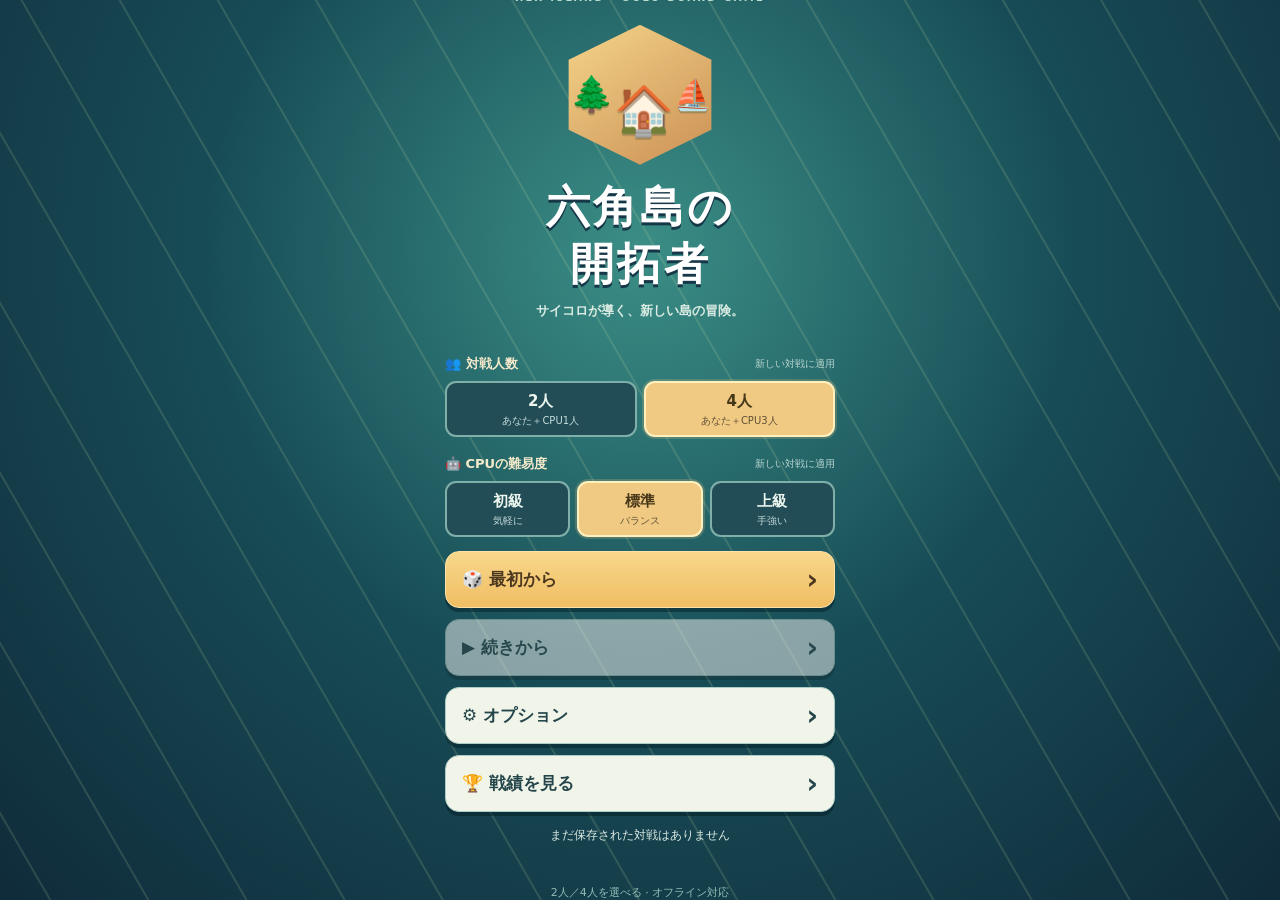
<file: hex-island/index.html>
<!DOCTYPE html>
<html lang="ja">
<head>
<meta charset="utf-8"><meta name="viewport" content="width=device-width,initial-scale=1,maximum-scale=1,viewport-fit=cover">
<meta name="theme-color" content="#172d3d">
<meta name="description" content="六角形の島を開拓しよう。自分対CPU1人または3人で楽しめる、オフライン対応の戦略ボードゲーム。">
<meta name="application-name" content="六角島の開拓者">
<meta name="mobile-web-app-capable" content="yes">
<meta name="apple-mobile-web-app-capable" content="yes">
<meta name="apple-mobile-web-app-status-bar-style" content="black-translucent">
<meta name="apple-mobile-web-app-title" content="六角島の開拓者">
<link rel="manifest" href="./manifest.webmanifest">
<link rel="icon" type="image/svg+xml" href="./favicon.svg">
<link rel="apple-touch-icon" href="./icons/icon-192.png">
<title>六角島の開拓者 — Ver.9.1</title>
<style>
:root{--ink:#203242;--ocean:#9ad3d1;--sand:#f6edda;--paper:#fffaf0;--accent:#0c867b;--gold:#f0b441;--muted:#667482;--red:#dc6858}
*{box-sizing:border-box;-webkit-tap-highlight-color:transparent}html,body{margin:0;height:100%;overflow:hidden}body{font-family:system-ui,-apple-system,"Hiragino Kaku Gothic ProN","Yu Gothic",sans-serif;background:#e7edec;color:var(--ink)}button,select{font:inherit}button{cursor:pointer;touch-action:manipulation}button:disabled{opacity:.35;cursor:default}#app{height:100dvh;max-width:620px;margin:auto;display:flex;flex-direction:column;overflow:hidden;background:#e6f0eb;box-shadow:0 0 35px #182e2433}
.top{background:#172d3d;color:white;padding:calc(8px + env(safe-area-inset-top)) 12px 9px;display:flex;align-items:center;gap:9px;flex-shrink:0}.mark{width:34px;height:34px;border-radius:11px;background:linear-gradient(145deg,#ecd08c,#bb763e);display:grid;place-items:center;font-size:22px}.brand{min-width:0;flex:1}.brand b{font-size:15px;letter-spacing:.045em;display:block}.brand small{font-size:10px;color:#c0d4de}.top button{border:1px solid #547180;background:#294557;color:white;border-radius:9px;min-height:33px;padding:4px 9px;font-size:12px;font-weight:700}
.players{display:grid;grid-template-columns:repeat(4,minmax(0,1fr));background:#fcf8ee;padding:7px 6px;gap:5px;flex-shrink:0;border-bottom:1px solid #e1d9c9}.player{min-width:0;border:2px solid transparent;border-radius:11px;text-align:center;padding:5px 2px 4px;position:relative;background:#eee9df}.player.active{border-color:#244e55;background:#fff}.player .pname{font-size:11px;font-weight:800;white-space:nowrap}.player .pscore{font-size:18px;line-height:1.4;font-weight:900;white-space:nowrap}.player .scorelabel{font-size:9px;color:#70808b}.player .rlen{font-size:10px;line-height:1.2;font-weight:700;color:#566d72}.player .extras{position:absolute;right:2px;top:1px;font-size:9px;letter-spacing:-2px}.player.you{background:#e5f3ef}.player{border:2px solid transparent;cursor:pointer;font-family:inherit;color:inherit;appearance:none}.player:focus-visible{outline:3px solid #e9ab43;outline-offset:1px}.player.active:before{content:"▼";color:#278879;position:absolute;top:-10px;left:calc(50% - 5px);font-size:10px}.port-label{font-size:8px;font-weight:900;fill:#294454;pointer-events:none}.port-ico{font-size:14px;pointer-events:none}.port-hit{cursor:pointer}.boardzone svg:focus-visible{outline:2px solid #e9b24e}.ready:not(.selected){border-color:#5caa92;background:#f2fff6} .hintline .harbor{font-weight:800;color:#0d796f}
.status{background:#e5eee9;border-bottom:1px solid #cdded7;padding:5px 11px;display:flex;align-items:center;justify-content:space-between;gap:7px;min-height:39px;flex-shrink:0}.status .msg{min-width:0;flex:1;font-size:12px;line-height:1.25;font-weight:750}.dice{display:flex;gap:4px;flex-shrink:0}.die{background:white;color:#222;box-shadow:0 1px 3px #1c3e3e33;border-radius:7px;width:25px;height:25px;display:grid;place-items:center;font-size:20px;line-height:1}
.boardzone{position:relative;min-height:0;flex:1;background:radial-gradient(ellipse at 55% 45%,#d0e9dd 0,#99cecc 80%);overflow:hidden;display:flex;align-items:center;justify-content:center}.boardzone:before{content:"";position:absolute;inset:8px;border:1px solid #ffffff44;border-radius:22px;pointer-events:none}.boardzone svg{width:100%;height:100%;max-height:100%;filter:drop-shadow(0 4px 4px #1b66573a);touch-action:manipulation}.boardfooter{position:absolute;right:9px;bottom:6px;font-size:10px;color:#37657499;pointer-events:none}.tile-num{font-size:20px;font-weight:950;fill:#273842;paint-order:stroke;stroke:#fff7ea;stroke-width:.8px}.tile-num.hot{fill:#ba4331}.tile-icon{font-size:25px;pointer-events:none}.tile-name{font-size:10px;font-weight:bold;fill:#1e3d41;opacity:.87;pointer-events:none}.hit{cursor:pointer}.hint{animation:glow 1.4s infinite ease-in-out}@keyframes glow{50%{opacity:.4}}.tile-robber{filter:drop-shadow(0px 2px 1px #3338)}
.dock{background:#fffaf1;border-top:1px solid #d0d4c8;box-shadow:0 -4px 10px #152c2530;flex-shrink:0;padding:7px 9px calc(7px + env(safe-area-inset-bottom))}.wallet{display:grid;grid-template-columns:repeat(5,minmax(0,1fr));gap:5px;margin-bottom:7px}.res{display:flex;align-items:center;justify-content:space-evenly;border:1px solid #ded5c5;background:#faf4e7;border-radius:9px;min-height:36px;padding:2px;gap:2px}.res .ico{font-size:18px}.res b{font-size:16px;font-variant-numeric:tabular-nums}.res small{display:none}.res.empty{opacity:.47}.hintline{font-size:11px;color:#5d6c73;display:flex;align-items:center;justify-content:space-between;min-height:19px;margin-bottom:4px;gap:8px;overflow:hidden}.hintline span{overflow:hidden;text-overflow:ellipsis;white-space:nowrap}.hintline button{border:0;background:none;color:#007e74;font-weight:800;padding:0 4px;white-space:nowrap;font-size:11px}.actions{display:grid;grid-template-columns:repeat(4,minmax(0,1fr));gap:5px}.action{border:1px solid #d8d4c8;border-radius:10px;background:#fff;min-height:39px;padding:5px 2px;color:#244050;font-size:12px;font-weight:800;line-height:1.2}.action.main{background:#0c877c;color:white;border-color:#0c877c}.action.selected{background:#e8b950;border-color:#b88b25;color:#49391f}.action .symbol{margin-right:2px;font-size:15px}.action.wide{grid-column:span 2}.action[hidden]{display:none}
.scrim{position:fixed;inset:0;background:#0a1b26a8;display:flex;align-items:flex-end;justify-content:center;z-index:20;padding:10px}.scrim.hidden{display:none}.sheet{width:min(100%,600px);max-height:85dvh;overflow:auto;background:#fffaf0;border-radius:18px 18px 14px 14px;box-shadow:0 6px 32px #102e3999;padding:18px 17px calc(16px + env(safe-area-inset-bottom));animation:rise .16s ease-out}@keyframes rise{from{transform:translateY(18px);opacity:.6}}.sheet h2{font-size:20px;margin:0 0 8px}.sheet p{font-size:13px;line-height:1.6;margin:0 0 13px;color:#64707b}.sheet .sub{font-size:12px;color:#718080}.sheet .heading{display:flex;justify-content:space-between;align-items:center}.xclose{border:0;background:#eee4d4;width:28px;height:28px;border-radius:50%;font-size:19px}.sheetbtn{border:0;border-radius:10px;padding:12px 15px;background:#0b877b;color:white;font-weight:800;min-height:44px}.sheetbtn.secondary{background:#eae3d3;color:#334954}.sheetbtn:disabled{opacity:.3}.sheet .row{display:flex;align-items:center;gap:8px;margin:8px 0}.sheet select{flex:1;min-width:0;border:1px solid #dbd1bc;background:#fff;padding:10px 5px;border-radius:8px;font-size:14px}.pills{display:grid;grid-template-columns:repeat(5,1fr);gap:5px;margin:12px 0}.pill{border:1px solid #dacaa8;background:white;border-radius:10px;padding:9px 2px;font-size:13px;text-align:center}.pill:disabled{opacity:.3}.pill strong{display:block;font-size:18px}.pill.picked{outline:3px solid #efa933}.harborgrid{display:flex;flex-wrap:wrap;gap:6px;margin:6px 0 12px}.harbor-chip{padding:6px 8px;border-radius:8px;background:#e8f2f0;color:#236457;border:1px solid #b8d3c8;font-size:12px;font-weight:800}.tourtip{font-size:11px;color:#52677a}.breakdown{display:grid;grid-template-columns:1fr auto;gap:7px 12px;border-radius:10px;background:#eef3ed;padding:12px;font-size:13px}.breakdown b{text-align:right}.warning{color:#a25933;font-size:12px}.sheetbtn.alt{background:#e7dbbb;color:#344653}.key{font-size:12px;min-width:56px;font-weight:800}.log{background:#edf3ef;border-radius:8px;padding:10px;font-size:12px;line-height:1.7;max-height:125px;overflow:auto;margin:10px 0}.toast{position:absolute;z-index:10;top:9px;left:50%;transform:translateX(-50%);background:#19343fe8;color:#fff;border:1px solid #ffffff66;border-radius:11px;padding:9px 12px;font-size:13px;font-weight:800;max-width:90%;min-width:150px;text-align:center;pointer-events:none;box-shadow:0 3px 10px #0004;animation:rise .2s ease-out}.hidden{display:none!important}
@media(max-height:700px){.top{padding-top:5px;padding-bottom:5px}.mark{height:29px;width:29px}.players{padding:4px 6px}.player{padding:2px}.player .pscore{font-size:16px}.player .rlen{font-size:9px}.status{min-height:32px;padding-top:3px;padding-bottom:3px}.dock{padding-top:4px}.wallet{margin-bottom:3px}.res{min-height:30px}.actions .action{min-height:34px}.hintline{min-height:16px;margin:0}}
@media(min-width:650px){#app{border-radius:0 0 16px 16px}}
.brand small{white-space:nowrap;overflow:hidden;text-overflow:ellipsis;display:block}.trade-grid{display:grid;grid-template-columns:1fr 1fr;gap:9px;margin:10px 0}.trade-col{padding:10px 8px;border:1px solid #e2d6bd;border-radius:12px;background:#fff}.trade-col.offer{background:#f0f8ee}.trade-col.request{background:#fff3ea}.trade-col h3{margin:0 0 3px;font-size:13px}.trade-col .micro{font-size:10px;color:#728087;min-height:27px;margin:0 0 6px}.trade-row{display:flex;align-items:center;justify-content:space-between;gap:2px;border-top:1px solid #e7e1d6;padding:5px 0;min-height:37px}.trade-row .rtitle{font-size:11px;min-width:0;white-space:nowrap}.trade-row .step{display:flex;gap:2px;align-items:center}.trade-row .step b{font-size:14px;min-width:16px;text-align:center}.stepbtn{width:27px;height:29px;border-radius:7px;border:1px solid #cfd1c5;background:#fff;font-size:19px;font-weight:700;padding:0;line-height:1}.trade-summary{margin:9px 0;padding:8px 10px;border-radius:9px;background:#eef1e9;font-size:12px;line-height:1.6}.trade-summary strong{color:#196d58}.difficulty-options{display:grid;gap:8px}.difficulty-options button{text-align:left;width:100%;background:white;border:2px solid #d4ddcf;border-radius:11px;padding:12px;font-size:13px}.difficulty-options button.active{border-color:#0c877c;background:#eaf9f3}.difficulty-options b{font-size:15px}.difficulty-options small{display:block;color:#718087;margin-top:4px}.trade-result{background:#f2e9dc;padding:10px;border-radius:9px;font-size:12px;line-height:1.5;margin:7px 0}
@media(max-width:375px){.top{gap:4px;padding-left:7px;padding-right:7px}.top button{font-size:10px;padding:4px 6px}.trade-grid{gap:5px}.trade-col{padding:8px 5px}.trade-row .rtitle{font-size:10px}.stepbtn{width:23px}}

/* Ver.6: small, optional, GPU-friendly feedback animations. */
.top #settingsBtn{min-width:33px;padding:4px 6px;font-size:16px}
.boardzone #fxLayer{position:absolute;inset:0;width:100%;height:100%;pointer-events:none;z-index:2;filter:none;overflow:visible}
.dice.is-rolling .die{animation:diceBounce .13s ease-in-out infinite alternate}
.dice.is-rolling .die:nth-child(2){animation-delay:.065s}
@keyframes diceBounce{to{transform:translateY(-4px) rotate(8deg)}}
.float-tag{animation:floatResource 1.1s ease-out forwards;transform-box:fill-box;transform-origin:center}
@keyframes floatResource{0%{opacity:0;transform:translateY(13px) scale(.65)}18%{opacity:1;transform:translateY(0) scale(1.05)}75%{opacity:1}100%{opacity:0;transform:translateY(-24px) scale(1)}}
.fx-road{stroke-dasharray:76;stroke-dashoffset:76;animation:paintRoad .64s cubic-bezier(.15,.75,.22,1) forwards}
@keyframes paintRoad{75%{opacity:1}100%{stroke-dashoffset:0;opacity:0}}
.fx-ring{transform-box:fill-box;transform-origin:center;animation:buildRing .78s ease-out forwards}
@keyframes buildRing{0%{opacity:1;transform:scale(.25)}100%{opacity:0;transform:scale(2.8)}}
.fx-symbol{animation:buildSymbol .8s ease-out forwards;transform-box:fill-box;transform-origin:center}
@keyframes buildSymbol{0%{opacity:0;transform:translateY(9px) scale(.6)}35%{opacity:1;transform:translateY(-7px) scale(1.25)}100%{opacity:0;transform:translateY(-19px) scale(1)}}
.res.gain{animation:walletFlash .9s ease-out 1;border-color:#a1bd61}
@keyframes walletFlash{0%{background:#dbf1b3;transform:scale(1.08)}100%{background:#faf4e7;transform:scale(1)}}
.player .award-pop{position:absolute;left:50%;top:-16px;transform:translateX(-50%);border-radius:9px;padding:3px 7px;background:#f6d578;color:#634300;z-index:5;white-space:nowrap;font-weight:900;font-size:12px;box-shadow:0 3px 12px #0003;animation:floatAward 1.8s ease-out forwards;pointer-events:none}
@keyframes floatAward{0%{opacity:0;transform:translate(-50%,8px)}20%{opacity:1}70%{opacity:1}100%{opacity:0;transform:translate(-50%,-22px)}}
.celebration{position:fixed;inset:0;z-index:25;pointer-events:none;overflow:hidden}
.confetti{position:absolute;top:-10vh;width:9px;height:18px;border-radius:2px;opacity:0;animation:confettiDrop var(--time) cubic-bezier(.3,.45,.6,1) var(--delay) forwards}
@keyframes confettiDrop{0%{opacity:0;transform:translate(0,-4vh) rotate(0deg)}10%{opacity:1}80%{opacity:1}100%{opacity:0;transform:translate(var(--drift),115vh) rotate(var(--rotate))}}
.setting-toggle{width:100%;display:flex;align-items:center;justify-content:space-between;border:1px solid #d1dfd5;border-radius:12px;padding:13px 12px;background:#fff;margin:10px 0;text-align:left;font-size:14px;font-weight:700;color:#2a4348;min-height:50px}
.setting-toggle .value{color:#fff;background:#178578;border-radius:18px;padding:5px 10px;min-width:64px;text-align:center;font-size:12px}
.setting-toggle[aria-pressed="false"] .value{background:#9b9fa1}
.victory-lead{text-align:center;font-size:16px;font-weight:800;color:#276d60}
@media (prefers-reduced-motion:reduce){.dice.is-rolling .die,.float-tag,.fx-road,.fx-ring,.fx-symbol,.res.gain,.award-pop,.confetti{animation:none!important}}
@media(max-width:375px){.top{gap:3px}.brand b{font-size:13px}.top #settingsBtn{min-width:27px;font-size:14px;padding:4px}}
.order-full{width:100%;margin-top:12px}.order-description{font-size:12px;line-height:2;background:#edf4ee;border-radius:10px;padding:10px 12px;margin:11px 0;overflow-wrap:anywhere}.order-results{display:grid;gap:5px;margin:10px 0}.order-row{display:flex;align-items:center;gap:7px;padding:9px;border:1px solid #e6ddc8;border-radius:9px;background:white;font-size:13px}.order-row.human{background:#e8f7ed;border-color:#89bba4}.order-row b{min-width:30px}.order-row span:nth-child(2){flex:1;font-weight:800}.order-row .mini-dice{font-size:21px;color:#284b66;letter-spacing:1px}.order-row strong{min-width:23px;text-align:right;font-size:19px}.order-row small{font-size:9px;color:#5b7068}

/* Ver.7 · colorful resource cards, crisp artwork, and readable port-access locations. */
:root{--ocean:#89c7c9;--paper:#fffaf1}
.boardzone{background:radial-gradient(ellipse at 48% 40%,#d4eadd 0%,#95cfcd 55%,#71afb7 100%)}
.boardzone svg{filter:drop-shadow(0 2px 4px #286f6b36)}
.tile-num{font-size:20px;stroke:#fffbed;stroke-width:1.5px;stroke-linejoin:round;paint-order:stroke}
.tile-label{font-size:9px;font-weight:900;fill:#27484a;paint-order:stroke;stroke:#fff6df;stroke-width:1.7;stroke-linejoin:round}
.port-rope{fill:none;stroke:#f2f9ef;stroke-width:5.5;stroke-linecap:round;opacity:.95}
.port-rope-color{fill:none;stroke:#35798a;stroke-width:2;stroke-dasharray:3.5 3.5;stroke-linecap:round}
.port-rope.is-selected{stroke:#ffe28a;stroke-width:9;opacity:1;filter:drop-shadow(0 0 4px #ffed93)}
.port-rope-color.is-selected{stroke:#d17919;stroke-width:2.8;stroke-dasharray:5 3}
.port-landing{fill:#fff9e7;stroke:#488e98;stroke-width:2.3;pointer-events:none}
.port-landing.selected{fill:#ffe38b;stroke:#b8701b;stroke-width:3.5}
.port-landing.ours{fill:#fdf0bd;stroke:#b17b23}
.port-landing-label{font-size:12px;font-weight:900;fill:#7b4610;pointer-events:none;text-anchor:middle}
.port-badge{cursor:pointer;filter:drop-shadow(0px 2px 2px #244f4d55)}
.port-badge > rect:first-child{fill:#fffaf0;stroke:#377d8c;stroke-width:2}
.port-badge.selected > rect:first-child{fill:#ffe2a1;stroke:#b4791d;stroke-width:2.8}
.port-badge.owned > rect:first-child{fill:#f8f0b5;stroke:#b87920;stroke-width:2.4}
.port-badge .symbol{font-size:13px;pointer-events:none}
.port-badge .ratio{font-size:10px;font-weight:950;fill:#275262;pointer-events:none}
.port-badge .port-tap{fill:transparent;stroke:transparent;cursor:pointer}
.port-badge:focus{outline:none}
.port-help{position:absolute;top:9px;right:10px;z-index:3;background:#fffaf3e8;color:#235c63;border:1.5px solid #4d999f;border-radius:18px;padding:7px 11px;font-size:11px;font-weight:900;box-shadow:0 2px 6px #25585b38}
.port-help:focus-visible{outline:3px solid #e8aa36}
.port-guide{position:absolute;z-index:4;left:8px;right:8px;bottom:25px;max-width:440px;margin:auto;border-radius:13px;border:2px solid #e2b259;background:#fff9eafa;box-shadow:0 6px 20px #234e5c48;padding:8px 37px 9px 11px;color:#274954;display:flex;flex-direction:column;gap:3px;font-size:12px;line-height:1.45;pointer-events:auto}
.port-guide strong{font-size:13px}
.port-guide .explain{color:#5b6570;font-size:11px}
.port-guide .spot-status{font-size:11px;color:#754e12;font-weight:750}
.port-guide button{position:absolute;right:8px;top:7px;border:0;background:#eaddc2;color:#3f5356;border-radius:50%;font-size:18px;width:27px;height:27px}
.boardfooter{left:8px;right:unset;bottom:6px;color:#285d64;font-size:10px;font-weight:800;letter-spacing:0;text-shadow:0 1px 2px #fff}
.wallet{gap:5px;margin-bottom:6px}
.res{position:relative;display:grid;grid-template-columns:1fr auto;grid-template-rows:27px 18px;align-content:center;min-height:58px;gap:0 1px;padding:4px 7px;border-width:1.5px;border-radius:11px;box-shadow:inset 0 1px #fff7,0 2px 2px #24404015}
.res .ico{grid-row:1;grid-column:1/3;font-size:25px;line-height:1;display:flex;align-items:center;justify-content:center}
.res b{grid-column:2;grid-row:2;font-size:17px;font-variant-numeric:tabular-nums;text-align:right;line-height:1}
.res small{display:block;grid-column:1;grid-row:2;font-size:10px;white-space:nowrap;font-weight:900;text-align:left;color:#49696a}
.res.r-0{background:#e1f0d9;border-color:#95bb89}.res.r-1{background:#f9e1d2;border-color:#d6ac94}.res.r-2{background:#e6efce;border-color:#b8c891}.res.r-3{background:#fff0bc;border-color:#ddc377}.res.r-4{background:#dde9ef;border-color:#a9c1cc}
.res.empty{opacity:.66}
.action .cost{display:block;margin:2px auto 0;font-size:10px;font-weight:700;line-height:1.1;letter-spacing:-.06em;white-space:nowrap;color:#648083}
.action.selected .cost{color:#694d1e}
.action.ready .cost{color:#2d7163}
.action.main{background:#0c877c}
.action:not(.main){min-height:48px}
@media(max-height:700px){.res{min-height:43px;grid-template-rows:21px 14px;padding:3px 4px}.res .ico{font-size:21px}.res b{font-size:15px}.res small{font-size:8px}.action:not(.main){min-height:41px}.action .cost{font-size:9px;margin-top:1px}.port-help{top:5px;right:5px;padding:5px 8px}.port-guide{bottom:20px;padding-top:6px;padding-bottom:6px}}
@media(max-width:355px){.res{padding:3px 3px}.res .ico{font-size:21px}.res b{font-size:15px}.res small{font-size:8px}.action{font-size:11px}}


/* Ver.7.3 — keep the board readable while showing what just happened. */
.speed-chip{border:1px solid #75b1a3;background:#f0fff8;color:#175c52;border-radius:9px;padding:5px 6px;font-size:10px;line-height:1.2;font-weight:900;white-space:nowrap;min-height:28px;flex-shrink:0;min-width:52px}
.speed-chip[aria-pressed="true"]{background:#165b6b;border-color:#165b6b;color:white}
.production{flex-shrink:0;background:#ecf7ef;padding:4px 8px 5px;border-bottom:1px solid #b9d6c7;min-height:44px}
.production-title{display:flex;align-items:center;gap:6px;font-size:10px;font-weight:900;color:#215950;line-height:1.2;margin-bottom:3px}
.production-title span{font-weight:600;color:#617b76;font-size:9px}
.production-chips{display:flex;gap:5px;overflow-x:auto;scrollbar-width:thin;overscroll-behavior-x:contain;-webkit-overflow-scrolling:touch}
.production-chip{white-space:nowrap;background:#fffaf3;border:1px solid #cadfd4;border-radius:7px;padding:3px 7px;font-size:11px;font-weight:850;line-height:1.2}
.production-chip.mine{background:#fff3cc;border-color:#e6ce93}
.cpu-notice{position:absolute;z-index:5;top:48px;left:8px;max-width:min(68%,280px);display:flex;align-items:center;gap:7px;border:1.5px solid #ffffffb9;background:#203e46ed;color:white;border-radius:12px;padding:8px 10px;font-size:12px;line-height:1.2;box-shadow:0 3px 12px #12394455;pointer-events:none}
.cpu-notice b{font-weight:900}.cpu-notice small{display:block;color:#d0e6de;font-size:10px;line-height:1.3;margin-top:3px}
.cpu-dot{display:inline-block;width:10px;height:10px;flex-shrink:0;border-radius:100%;box-shadow:0 0 0 2px #fff9}
.cpu-spot-road,.cpu-spot-ring{pointer-events:none;stroke-dasharray:8 5;opacity:.95;filter:drop-shadow(0 0 4px white);animation:cpuHalo .65s infinite alternate ease-in-out}
@keyframes cpuHalo{to{opacity:.4;stroke-width:12}}
@media(prefers-reduced-motion:reduce){.cpu-spot-road,.cpu-spot-ring{animation:none}}
@media(max-width:375px){.speed-chip{font-size:9px;min-width:45px;padding:4px 3px}.cpu-notice{font-size:11px;top:43px;max-width:68%}.production-chip{font-size:10px}}
@media(max-height:670px){.production{min-height:38px;padding:2px 7px}.production-title{margin-bottom:1px}.production-chip{padding:2px 5px}.cpu-notice{top:37px;padding:6px 8px}}
/* PWA install guidance inside settings */
.pwa-panel{border-top:1px solid #d9dccf;margin-top:17px;padding-top:13px}
.pwa-panel h3{font-size:15px;margin:0 0 7px;color:#1e4650}
.pwa-help{font-size:12px;line-height:1.6;color:#546b76;margin:4px 0 8px}
.pwa-install{display:block;width:100%;margin:8px 0}
.pwa-installed{font-size:13px;color:#18725a;font-weight:800;padding:8px;background:#e8f6ee;border-radius:8px}

/* Ver.8.1 — more readable own cards and always-visible public CPU information. */
.players{padding:6px 5px;gap:4px}
.player{display:flex;flex-direction:column;gap:2px;align-items:stretch;min-height:86px;padding:5px 4px 4px;border-radius:10px}
.player .pname{font-size:10px;text-align:left;padding-left:1px;overflow:hidden;text-overflow:ellipsis}
.player .pscore{font-size:20px;text-align:left;line-height:1.2;padding-left:1px}
.player .scorelabel{font-size:9px}
.player .player-hands{display:flex;gap:3px;align-items:center;justify-content:space-between;font-size:11px;line-height:1.1;font-weight:850;border-radius:5px;background:#ffffffb7;padding:3px 4px;color:#344e55}
.player .player-hands span{white-space:nowrap}
.player .player-assets{display:flex;align-items:center;justify-content:space-between;font-size:10px;font-weight:800;line-height:1.15;white-space:nowrap;color:#526c6b;padding:0 1px}
.player .extras{font-size:10px}
.player.active{box-shadow:inset 0 0 0 1px #2e7d77}
.hand-heading{display:flex;align-items:center;justify-content:space-between;gap:6px;margin-bottom:5px;min-height:26px}
.hand-heading-title{min-width:0;display:flex;gap:7px;align-items:baseline;white-space:nowrap}
.hand-heading-title strong{font-size:12px;color:#294a4e}
.hand-heading-title span{font-size:11px;font-weight:750;color:#5b716e}
.dev-shortcut{background:#f5eacc;border:1px solid #d7bd7c;color:#675022;border-radius:8px;font-size:11px;font-weight:900;min-height:27px;padding:4px 9px;white-space:nowrap}
.dev-shortcut span{font-size:15px;margin-left:3px}
.res{width:100%;font:inherit;color:var(--ink);cursor:pointer;appearance:none;text-align:left;transition:filter .15s}
.res:focus-visible,.dev-shortcut:focus-visible{outline:3px solid #0c867b;outline-offset:2px}
.res:active{filter:brightness(.92)}
.res b{font-size:20px}
.hand-modal-grid{display:grid;grid-template-columns:repeat(5,minmax(0,1fr));gap:5px;margin:12px 0}
.hand-big-card{min-width:0;text-align:center;border-radius:10px;padding:9px 2px;border:1.5px solid #dad6c8;background:#f6f4ed;display:flex;flex-direction:column;gap:3px;align-items:center}
.hand-big-card.r-0{background:#e1f0d9;border-color:#95bb89}.hand-big-card.r-1{background:#f9e1d2;border-color:#d6ac94}.hand-big-card.r-2{background:#e6efce;border-color:#b8c891}.hand-big-card.r-3{background:#fff0bc;border-color:#ddc377}.hand-big-card.r-4{background:#dde9ef;border-color:#a9c1cc}
.hand-big-ico{font-size:26px}.hand-big-name{font-size:11px;font-weight:850}.hand-big-card strong{font-size:25px;line-height:1}.hand-big-card small{font-size:10px;margin-left:1px}
.hand-modal-foot{display:flex;align-items:center;justify-content:space-between;gap:8px;padding:10px;border-radius:11px;background:#f5efdc;margin:10px 0;font-size:12px;font-weight:750}
.hand-modal-foot button{font-size:11px;padding:9px}
.rival-overview{display:grid;grid-template-columns:repeat(2,minmax(0,1fr));gap:8px;margin:12px 0}
.rival-overview>div{border:1px solid #dce0d3;border-radius:10px;background:#f1f6ee;padding:10px}
.rival-overview small{display:block;font-size:11px;color:#536b6a;font-weight:700}
.rival-overview strong{display:block;margin-top:4px;font-size:25px;color:#244956}
.rival-overview em{font-style:normal;font-size:11px;font-weight:700;color:#6b8080}
.rival-pieces{font-size:12px!important;background:#f5f0e5;padding:9px;border-radius:9px;line-height:2!important}
.rival-heading{font-size:14px;margin:15px 0 8px;color:#2d5156}
.rival-hidden{padding:11px;border:1px dashed #bed1cc;border-radius:9px;background:#f4f8f6;font-size:12px;color:#49616b}
.rival-resources{display:flex;gap:6px;flex-wrap:wrap}.rival-resources>span{background:#eff3e6;padding:6px 8px;border-radius:8px;font-size:12px}
.rival-port{margin-top:12px!important;font-size:12px!important}
@media(max-width:355px){.player{padding:5px 2px;min-height:80px}.player .pname{font-size:9px}.player .pscore{font-size:18px}.player .player-hands{font-size:10px;padding:2px}.player .player-assets{font-size:9px}.hand-heading-title{gap:4px}.hand-heading-title strong{font-size:11px}.hand-heading-title span{font-size:10px}.dev-shortcut{font-size:10px;padding:3px 5px}.hand-big-ico{font-size:21px}.hand-big-name{font-size:9px}}
@media(max-height:700px){.player{min-height:72px;padding-top:2px;padding-bottom:2px;gap:0}.player .pscore{font-size:17px}.player .player-hands{padding:2px}.player .player-assets{font-size:9px}.hand-heading{min-height:23px;margin-bottom:3px}.res{min-height:41px}.res b{font-size:16px}}

/* v8.2: full-screen development-card collection */
.scrim.dev-screen{align-items:stretch;padding:0;background:#10252de8}
.scrim.dev-screen .sheet{width:100%;max-width:none;max-height:100dvh;height:100dvh;border-radius:0;padding:calc(18px + env(safe-area-inset-top)) 16px calc(24px + env(safe-area-inset-bottom));background:linear-gradient(155deg,#173f47,#244d4a 55%,#122f3a);color:#fff;animation:rise .2s ease-out}
.scrim.dev-screen .sheet h2{color:#fff;font-size:22px}
.scrim.dev-screen .xclose{background:#ffffff25;color:white;width:40px;height:40px;font-size:24px}
.dev-intro{color:#d9e9dc!important;font-size:13px!important;margin:12px 0!important}
.dev-grid{display:grid;grid-template-columns:repeat(2,minmax(0,1fr));gap:12px;padding:5px 0 12px;max-width:660px;margin:auto}
.dev-tile{position:relative;min-height:204px;border-radius:16px;border:2px solid #e4c98e;background:linear-gradient(160deg,#fff8e8,#e7d2a9);padding:14px 11px;box-shadow:0 6px 12px #0004;display:flex;flex-direction:column;align-items:center;color:#3b453e;text-align:center;gap:5px}
.dev-tile.is-locked{filter:saturate(.32);opacity:.65;border-color:#b5c0b8}
.dev-tile .dev-emoji{font-size:52px;line-height:1.15;margin:3px auto 6px}
.dev-tile .dev-name{font-size:17px;font-weight:950;color:#3b4b3e}
.dev-tile .dev-desc{font-size:11px;line-height:1.4;color:#4c5950;flex:1}
.dev-tile .dev-state{font-size:10px;font-weight:800;color:#895d1d;min-height:15px}
.dev-tile .dev-use{width:100%;font-size:14px;font-weight:900;border:0;border-radius:10px;background:#0d8172;color:white;padding:11px 5px;min-height:43px}
.dev-tile .dev-use:disabled{background:#b4b9b0;color:#374c45;opacity:1}
.dev-tile .dev-count{position:absolute;right:9px;top:9px;padding:4px 8px;border-radius:99px;background:#164e51;color:white;font-size:12px;font-weight:900}
.dev-note{color:#ddebdc!important;text-align:center;font-size:11px!important;margin:4px auto!important;max-width:500px}
.dev-empty{background:#ffffff18;border:1px dashed #ffffff80;border-radius:16px;padding:30px 15px;text-align:center;color:white}
.dev-reveal{position:fixed;z-index:35;inset:0;background:#081c27df;display:flex;align-items:center;justify-content:center;pointer-events:auto;cursor:pointer;padding:24px;animation:devFlash .25s ease-out both}
.dev-reveal-inner{background:linear-gradient(155deg,#fffae9,#dfc28a);border:4px solid #f6de9b;border-radius:23px;box-shadow:0 0 60px #f3cb60aa;width:min(310px,90vw);padding:40px 20px;text-align:center;transform:scale(1);animation:devBurst .68s ease both;color:#3b443b}
.dev-reveal-inner .tap-dismiss{display:block;margin-top:20px;padding:12px;background:#22695e;color:white;border-radius:12px;font-size:15px;font-weight:800}.dev-reveal-inner .symbol{display:block;font-size:90px}.dev-reveal-inner b{display:block;font-size:28px;margin:12px 0}.dev-reveal-inner small{font-size:14px}
@keyframes devFlash{from{opacity:0}to{opacity:1}}@keyframes devBurst{0%{transform:scale(.55) rotate(-7deg)}40%{transform:scale(1.07)}100%{transform:scale(1)}}
@media(max-width:350px){.dev-grid{gap:8px}.dev-tile{min-height:185px;padding:9px 6px}.dev-tile .dev-emoji{font-size:40px}.dev-tile .dev-name{font-size:15px}.dev-tile .dev-desc{font-size:10px}}
@media(prefers-reduced-motion:reduce){.dev-reveal,.dev-reveal-inner{animation:none!important}}

/* v8.5: visible title races, showing all players without revealing hidden cards */
.award-standings{display:grid;grid-template-columns:1fr 1fr;gap:7px;padding:7px 9px 5px;background:#f3f1e8}
.award-panel{background:#fffdf7;border:1px solid #ddd9c5;border-radius:12px;padding:7px;min-width:0}
.award-heading{display:flex;flex-direction:column;gap:2px;margin-bottom:5px;min-height:39px}
.award-heading strong{font-size:12px;color:#284b50}.award-heading>span{font-size:9px;color:#687476;line-height:1.3}
.award-ranking{display:grid;gap:3px}
.award-person{display:flex;align-items:center;gap:2px;min-width:0;padding:3px 4px;border-radius:7px;background:#f1f2ed;color:#384e4f}
.award-person.award-top{background:#edf4e4}.award-person.award-holder{background:#fff0b9;outline:1px solid #d4ad45}
.award-name{display:flex;align-items:center;gap:3px;flex:1;min-width:0;font-size:10px;white-space:nowrap;letter-spacing:-.25px}
.award-name i{display:inline-block;flex:0 0 6px;width:6px;height:6px;border-radius:50%}
.award-person b{font-size:14px;font-variant-numeric:tabular-nums;white-space:nowrap}.award-person b small{font-size:9px;margin-left:1px}
.award-rank{font-size:8px;color:#80632d;text-align:right;white-space:nowrap;min-width:23px}
@media(max-width:365px){.award-standings{gap:5px;padding:5px}.award-panel{padding:5px}.award-name{font-size:9px}.award-person b{font-size:12px}.award-rank{font-size:7px;min-width:20px}.award-heading strong{font-size:11px}}

/* v8.6: compact award crowns directly on player icons, no ranking table */
.player .pname{display:flex;align-items:center;gap:3px;white-space:nowrap}
.player-display-name{min-width:0;overflow:hidden;text-overflow:ellipsis}
.player-avatar{position:relative;flex:0 0 16px;width:16px;height:16px;border-radius:50%;display:inline-flex;align-items:center;justify-content:center;background:var(--avatar-color);color:transparent;border:2px solid #ffffff;box-shadow:0 0 0 1px #6c7676}
.player-avatar.has-knight{box-shadow:0 0 0 3px #287bce}
.player-avatar.has-road{border-color:#ffcc45;box-shadow:0 0 0 3px #d59305}
.player-avatar.has-knight.has-road{border:3px solid #287bce;box-shadow:0 0 0 3px #d59305}
.player .award-pills{display:flex;justify-content:space-between;gap:2px;min-width:0}
.player .award-pill{padding:2px 3px;border:1px solid #deded7;border-radius:8px;font-size:10px;line-height:1.2;font-weight:850;background:#f7f7f3;color:#53646a;white-space:nowrap}
.player .award-pill.knight-owned{background:#d7ecff;border:2px solid #287bce;color:#164b8b}
.player .award-pill.road-owned{background:#fff0bd;border:2px solid #ca9107;color:#705000}
@media(max-width:365px){.player .award-pill{font-size:9px;padding:2px 1px}.player-avatar{flex-basis:13px;width:13px;height:13px}.player .pname{gap:2px}}

/* CPU選択: プレイヤーカラーを名前に反映 */
.cpu-choice-row{display:flex;gap:7px;flex-wrap:wrap;margin:7px 0 13px}
.cpu-choice{flex:1 1 85px;min-width:0;border:2px solid #cbd4d2;background:#fff;border-radius:10px;padding:10px 6px;font:inherit;font-size:13px;font-weight:900;cursor:pointer;min-height:46px}
.cpu-choice.is-selected{border-color:var(--cpu-color);background:#edf5fa;box-shadow:inset 0 0 0 1px var(--cpu-color)}
.cpu-choice-name{font-weight:950;color:var(--cpu-text);display:block}
.cpu-choice small{display:block;font-size:10px;color:#56686e;font-weight:700;margin-top:2px}
.victim-name{font-weight:950}

/* Ver.8.8: dedicated title menu */
.start-screen{position:fixed;inset:0;z-index:35;background:radial-gradient(circle at 50% 28%,#3b8e86 0%,#174c56 48%,#102b3a 100%);color:#fff;display:flex;justify-content:center;align-items:center;padding:20px 22px calc(28px + env(safe-area-inset-bottom));overflow-y:auto}
.start-screen.hidden{display:none}
.start-screen:before{content:"";position:absolute;inset:0;pointer-events:none;opacity:.15;background:repeating-linear-gradient(60deg,transparent 0 42px,#d5e6a8 43px 44px,transparent 45px 85px)}
.start-content{position:relative;width:min(100%,390px);text-align:center;display:flex;align-items:stretch;flex-direction:column;gap:0}
.start-kicker{font-size:10px;font-weight:850;letter-spacing:2.2px;color:#bbded1;margin-bottom:22px}
.start-logo{display:flex;gap:0;justify-content:center;align-items:center;margin:0 auto 13px;width:166px;height:140px;position:relative;background:linear-gradient(145deg,#f6d68b,#c98e53);clip-path:polygon(50% 0,93% 25%,93% 75%,50% 100%,7% 75%,7% 25%);filter:drop-shadow(0 7px 5px #0005)}
.start-logo span{font-size:35px;text-shadow:0 2px 1px #364c3b55}.start-logo span:nth-child(2){font-size:48px;transform:translateY(16px)}.start-logo span:nth-child(3){font-size:30px}
.start-content h1{font-size:clamp(34px,10vw,44px);font-weight:950;letter-spacing:3px;line-height:1.3;margin:0;text-shadow:0 3px 0 #163747}
.start-subtitle{color:#d9ebe2;font-size:13px;font-weight:650;margin:10px 0 27px}
.start-actions{display:grid;gap:11px}
.start-button{width:100%;min-height:57px;border:1.5px solid #accdc6;background:#f1f4e9;color:#24454a;border-radius:14px;padding:12px 16px;font-size:17px;font-weight:900;display:flex;align-items:center;justify-content:space-between;box-shadow:0 4px 0 #051f2680;cursor:pointer}
.start-button span{font-size:28px;line-height:1}.start-button.start-primary{background:linear-gradient(#f8d88c,#f0bd62);border-color:#ffe2a8;color:#4d3820}
.start-button:disabled{opacity:.52;filter:grayscale(.6);cursor:not-allowed}.start-button:focus-visible{outline:3px solid #fff;outline-offset:3px}
.start-save{min-height:35px;margin-top:14px;color:#dcebe5;font-size:12px;line-height:1.55}.start-foot{font-size:11px;color:#8fbdb6;margin-top:24px}
.scrim{z-index:50}
@media(max-height:640px){.start-screen{align-items:flex-start}.start-kicker{margin-bottom:8px}.start-logo{width:115px;height:98px;margin-bottom:5px}.start-logo span{font-size:26px}.start-logo span:nth-child(2){font-size:37px}.start-content h1{font-size:32px}.start-subtitle{margin:7px 0 13px}.start-button{min-height:46px;padding:8px 14px}.start-foot{margin-top:10px}}
/* Ver.8.13: match records */
.records-summary{display:grid;grid-template-columns:repeat(3,minmax(0,1fr));gap:8px;margin:12px 0 15px}.records-stat{background:#edf4ef;border:1px solid #c8dad0;border-radius:13px;padding:11px 5px;text-align:center}.records-stat b{font-size:23px;color:#176a64;display:block}.records-stat small{font-size:11px;color:#53696a}.records-item{background:#f6f4eb;border:1px solid #d6dcd3;border-radius:12px;padding:12px;margin:9px 0;line-height:1.7}.records-item .result{font-weight:900;color:#236a62}.records-item.loss .result{color:#855e61}.records-meta{color:#617477;font-size:12px}.records-players{display:grid;grid-template-columns:repeat(4,minmax(0,1fr));gap:4px;margin-top:9px;text-align:center;font-size:12px}.records-players span{background:#e9f0ef;border-radius:7px;padding:5px 1px}.records-empty{text-align:center;padding:25px 10px;color:#617477;line-height:1.8}
/* Ver.8.9: title-screen difficulty selector */
.start-difficulty{margin:8px 0 14px;color:#f5eacb;text-align:left;width:100%;}
.start-difficulty-heading{display:flex;justify-content:space-between;align-items:center;gap:6px;font-size:13px;font-weight:800;margin:0 0 8px;}
.start-difficulty-heading span{font-size:10px;color:#b9d6d1;font-weight:500;}
.start-difficulty-options{display:grid;grid-template-columns:repeat(3,minmax(0,1fr));gap:7px;}
.start-difficulty-options button{border:2px solid #80afa9;background:#224d56;color:#ecf6ee;border-radius:11px;padding:9px 3px 7px;font-weight:800;font-size:15px;min-height:56px;cursor:pointer;}
.start-difficulty-options button small{display:block;font-size:10px;font-weight:500;margin-top:3px;color:#c5dcda;}
.start-difficulty-options button[aria-pressed="true"]{background:#f0c982;color:#463719;border-color:#fff0be;box-shadow:0 0 0 2px #f0c98235;}
.start-difficulty-options button[aria-pressed="true"] small{color:#625338;}

/* Ver.8.13: two-row mobile header. No vertical title wrapping. */
.top{display:flex;flex-direction:column;align-items:stretch;gap:7px;padding:8px 12px 9px}
.top-identity{display:flex;align-items:center;gap:10px;min-width:0;min-height:39px}
.top-identity .mark{flex-shrink:0;width:37px;height:37px}
.top-identity .brand{flex:1;min-width:0}
.top-identity .brand b{font-size:16px;line-height:1.35;white-space:nowrap;overflow:hidden;text-overflow:ellipsis;letter-spacing:0}
.top-identity .brand small{font-size:10px;line-height:1.3;white-space:nowrap}
.top-identity #homeBtn{flex-shrink:0;min-width:78px;background:#365365}
.top-menu{display:grid;grid-template-columns:repeat(4,minmax(0,1fr));gap:7px;width:100%}
.top-menu button{min-width:0;width:100%;white-space:nowrap;font-size:12px;min-height:36px;padding:5px 3px}
@media(max-width:375px){.top{gap:6px;padding:7px 9px}.top-identity .brand b{font-size:15px}.top-menu{gap:5px}.top-menu button{font-size:11px;padding:4px 2px}.top-identity #homeBtn{font-size:12px;padding:5px 7px;min-width:75px}}
@media(max-height:700px){.top{gap:4px;padding-top:4px;padding-bottom:5px}.top-identity{min-height:31px}.top-identity .mark{width:30px;height:30px}.top-menu button{min-height:30px}}


.road-picker{position:absolute;z-index:4;left:8px;right:8px;top:6px;display:flex;align-items:center;gap:7px;background:#fff9e8ed;border:1.5px solid #dfbc6e;padding:6px 8px;border-radius:11px}
.road-picker.hidden{display:none}.road-picker-label{font-size:11px;font-weight:900;white-space:nowrap;color:#6d521f}
.road-buttons{display:flex;overflow-x:auto;gap:6px;flex:1}.road-buttons button{flex:0 0 37px;height:37px;border-radius:11px;border:2px solid #ab7729;background:#fff;color:#654715;font-weight:900;font-size:17px;cursor:pointer}
.road-choice{cursor:pointer}.road-choice circle{fill:#fff9e4;stroke:#ad731c;stroke-width:3}.road-choice text{font-family:system-ui,sans-serif;font-weight:900;font-size:17px;fill:#664317}
/* Finger-friendly, numbered settlement and city targets. */
.build-picker{position:absolute;z-index:4;left:8px;right:8px;top:6px;display:flex;align-items:center;gap:7px;background:#fff9e8f2;border:1.5px solid #dfbc6e;padding:6px 8px;border-radius:11px;box-shadow:0 2px 8px #20474d33}
.build-picker.hidden{display:none}.build-picker-label{font-size:11px;font-weight:900;white-space:nowrap;color:#6d521f}
.build-buttons{display:flex;overflow-x:auto;gap:6px;flex:1;scrollbar-width:thin;overscroll-behavior-x:contain}
.build-buttons button{flex:0 0 44px;height:44px;border-radius:11px;border:2px solid #ab7729;background:#fff;color:#654715;font-weight:900;font-size:17px;cursor:pointer;touch-action:manipulation}
.build-buttons button:focus-visible{outline:3px solid #0c877c;outline-offset:1px}
.build-choice{cursor:pointer}.build-choice circle:first-child{fill:#fff9e4;stroke:#ac711b;stroke-width:3.2;filter:drop-shadow(0 1px 2px #1c414a99)}
.build-choice text{font-family:system-ui,sans-serif;font-weight:950;font-size:16px;fill:#624010;pointer-events:none;text-anchor:middle}
.build-choice:focus-visible circle:first-child{stroke:#08786e;stroke-width:5}
@media(max-width:360px){.build-picker-label{font-size:10px}.build-picker{gap:5px;padding:5px}.build-buttons button{flex-basis:42px;height:42px}}
.start-mode{margin:8px 0 10px;color:#f5eacb;width:100%}.start-mode .start-difficulty-options{grid-template-columns:repeat(2,minmax(0,1fr))}
</style>
</head>
<body><main id="app">
<header class="top"><div class="top-identity"><div class="mark">⬡</div><div class="brand"><b>六角島の開拓者</b><small>HEX ISLAND · Ver.9.1</small></div><button id="homeBtn" aria-label="タイトル画面に戻る">⌂ ホーム</button></div><nav class="top-menu" aria-label="ゲームメニュー"><button id="levelBtn" aria-label="CPU難易度">🤖 標準</button><button id="settingsBtn" aria-label="演出とCPU速度の設定" title="音・アニメーション・CPU速度">⚙️ 設定</button><button id="rulesBtn">📖 ルール</button><button id="restartBtn">↻ 新規</button></nav></header>
<section class="players" id="players"></section>
<div class="status"><div class="msg" id="message">島を準備しています…</div><button type="button" id="cpuSpeedBtn" class="speed-chip" title="CPU手番の速度を切り替える">▶ 通常</button><div class="dice" id="dice"></div></div><section id="production" class="production hidden" aria-label="前回のサイコロで獲得した資源" aria-live="polite"></section>
<section class="boardzone"><div class="road-picker hidden" id="roadPicker" aria-label="道の建設先"></div><div class="build-picker hidden" id="buildPicker" aria-label="開拓地・都市の建設先"></div><svg id="board" viewBox="-259 -239 518 478" aria-label="六角形のゲーム盤"></svg><svg id="fxLayer" viewBox="-259 -239 518 478" aria-hidden="true"></svg><div id="toast" class="toast hidden"></div><div id="cpuNotice" class="cpu-notice hidden" role="status" aria-live="polite"></div><button type="button" id="portHelpBtn" class="port-help">⚓ 港の建設位置</button><div class="port-guide hidden" id="portGuide"></div><div class="boardfooter">🛤️🏠🏰 建設は盤面の番号か上のボタンから選択 · ⚓ 港は線の先</div></section>
<section class="dock"><div class="hand-heading"><div class="hand-heading-title"><strong>🎴 自分の手札</strong><span id="handSummary" aria-live="polite">資源 0枚</span></div><button type="button" id="handDevBtn" class="dev-shortcut">🃏 発展 0枚 <span aria-hidden="true">›</span></button></div><div id="wallet" class="wallet" aria-label="あなたの資源カード。タップで手札の詳細を確認できます"></div><div class="hintline"><span id="hint">資源を集めて島を開拓しよう</span><button id="historyBtn">履歴を見る</button></div><div class="actions" id="actions"></div></section></main>
<div class="start-screen hidden" id="startScreen" role="dialog" aria-modal="true" aria-label="スタート画面">
  <div class="start-content">
    <div class="start-kicker">HEX ISLAND · SOLO BOARD GAME</div>
    <div class="start-logo" aria-hidden="true"><span>🌲</span><span>🏠</span><span>⛵</span></div>
    <h1>六角島の<br>開拓者</h1>
    <p class="start-subtitle">サイコロが導く、新しい島の冒険。</p>
    <div class="start-mode" role="group" aria-label="対戦人数"><div class="start-difficulty-heading">👥 対戦人数 <span>新しい対戦に適用</span></div><div class="start-difficulty-options"><button type="button" data-start-count="2" aria-pressed="false">2人<small>あなた＋CPU1人</small></button><button type="button" data-start-count="4" aria-pressed="true">4人<small>あなた＋CPU3人</small></button></div></div>
    <div class="start-difficulty" role="group" aria-labelledby="startDifficultyLabel">
      <div class="start-difficulty-heading" id="startDifficultyLabel">🤖 CPUの難易度 <span>新しい対戦に適用</span></div>
      <div class="start-difficulty-options">
        <button type="button" data-start-level="easy" aria-pressed="false">初級<small>気軽に</small></button>
        <button type="button" data-start-level="normal" aria-pressed="true">標準<small>バランス</small></button>
        <button type="button" data-start-level="hard" aria-pressed="false">上級<small>手強い</small></button>
      </div>
    </div>
    <div class="start-actions">
      <button id="startNew" class="start-button start-primary">🎲 最初から <span>›</span></button>
      <button id="startContinue" class="start-button">▶ 続きから <span>›</span></button>
      <button id="startOptions" class="start-button">⚙️ オプション <span>›</span></button>
      <button id="startRecords" class="start-button">🏆 戦績を見る <span>›</span></button>
    </div>
    <div class="start-save" id="startSaveInfo"></div>
    <div class="start-foot">2人／4人を選べる · オフライン対応</div>
  </div>
</div>
<div class="scrim hidden" id="scrim"><div class="sheet" id="sheet"></div></div><div id="celebration" class="celebration hidden" aria-hidden="true"></div>
<script>
(()=>{'use strict';
const $=id=>document.getElementById(id), SVG='http://www.w3.org/2000/svg';
const R=['木材','レンガ','羊毛','小麦','鉱石'], ICON=['🌲','🧱','🐑','🌾','⛰️'], COLORS=['#396c50','#b96951','#99b877','#e4c56d','#8a9ba0','#e9d8ae'], RC=['#4b895c','#ba6c50','#87a05b','#c3a65a','#6b8290'];
const VERSION='9.1';
const PLAYER_COLORS=['#e6a72e','#db657a','#597edf','#269a59'], NAMES=['あなた','CPU 1','CPU 2','CPU 3'];
const CPU_TEXT_COLORS=['#8b6212','#b43b5b','#355fcb','#167342'];
const COST={road:[1,1,0,0,0],settlement:[1,1,1,1,0],city:[0,0,0,2,3],dev:[0,0,1,1,1]};
const NUMBERS=[2,3,3,4,4,5,5,6,6,8,8,9,9,10,10,11,11,12];
const ODDS={2:1,3:2,4:3,5:4,6:5,8:5,9:4,10:3,11:2,12:1};
let tiles=[],verts=[],edges=[],ports=[],state,modalType='',toastTimeout=null,cpuRunning=false,rolling=false;
let audioContext=null,fxSequence=0,walletGains=[0,0,0,0,0],walletFlashUntil=0,awardMessages=[];
// PWA: users can install the HTTPS-hosted app to their home screen.
// Local HTML keeps working as a game, but cannot register a service worker.
let installPromptEvent=null;
const isStandalone=()=>window.matchMedia('(display-mode: standalone)').matches||navigator.standalone===true;
function installHelpMarkup(){
 if(isStandalone())return '<div class="pwa-installed">✅ ホーム画面からアプリとして起動中</div>';
 if(location.protocol==='file:')return '<p class="pwa-help">ホーム画面へのアプリ追加には、同梱ファイルをHTTPSで公開してからChromeで開いてください。ローカルのHTMLではインストールできません。</p>';
 return (installPromptEvent?'<button class="sheetbtn pwa-install" id="installAppBtn">📲 ホーム画面に追加</button>':'')+
   '<p class="pwa-help">AndroidのChromeで右上の「︙」→「アプリをインストール」または「ホーム画面に追加」を選んでください。ボタンが表示された場合は上のボタンからも追加できます。</p>';
}
function refreshInstallHelp(){const node=$('installHelp');if(node)node.innerHTML=installHelpMarkup()}
window.addEventListener('beforeinstallprompt',e=>{e.preventDefault();installPromptEvent=e;refreshInstallHelp()});
window.addEventListener('appinstalled',()=>{installPromptEvent=null;refreshInstallHelp();showToast('📲 ホーム画面に追加しました！')});
async function installApp(){
 if(!installPromptEvent){showToast('Chromeのメニューから「ホーム画面に追加」を選んでください',2600);return}
 const e=installPromptEvent;installPromptEvent=null;
 try{await e.prompt();await e.userChoice}catch(err){}
 refreshInstallHelp();
}
if('serviceWorker' in navigator && (location.protocol==='https:'||location.hostname==='localhost'||location.hostname==='127.0.0.1')){
 window.addEventListener('load',()=>navigator.serviceWorker.register('./sw.js',{scope:'./'}).catch(err=>console.warn('Offline mode unavailable',err)));
}

let selectedPort=-1;
// The last resource payout is saved with the game; transient CPU cues are not.
let cpuCapture=false,cpuEvents=[],currentCpuEvent=null,cpuNoticeToken=0;
function setCpuEvent(i,kind,target,initial=false){
 const evt={i,kind,target,initial};
 if(cpuCapture&&i!==0)cpuEvents.push(evt);
 return evt;
}
function cpuDelay(normal=440,fast=75){return sleep(fxPrefs.cpuFast?fast:normal)}
function formatGains(row){return row.map((n,k)=>n?ICON[k]+'+'+n:'').filter(Boolean).join(' ')}
function reportSeven(){state.lastProduction={n:7,by:state.current,round:state.round,gains:null};}
function renderProduction(){
 const p=state.lastProduction,el=$('production');
 if(!p){el.classList.add('hidden');el.innerHTML='';return;}
 const chips=p.n===7?'<span class="production-chip">🦹 盗賊：資源の配布なし</span>':
  p.gains.map((row,i)=>({i,txt:formatGains(row)})).filter(({i,txt})=>i===0||txt).map(({i,txt})=>`<span class="production-chip ${i===0?'mine':''}"><span style="color:${PLAYER_COLORS[i]}">●</span> ${NAMES[i]} ${txt||'獲得なし'}</span>`).join('')||'<span class="production-chip">資源の獲得なし</span>';
 el.innerHTML=`<div class="production-title">🎲 ${p.n} の結果 <span>${p.round}ラウンド · ${NAMES[p.by]}</span></div><div class="production-chips" aria-label="各プレイヤーの獲得資源">${chips}</div>`;
 el.classList.remove('hidden');
}
function renderCpuNotice(){
 const box=$('cpuNotice');
 if(!currentCpuEvent){box.classList.add('hidden');box.textContent='';return}
 const e=currentCpuEvent;
 const action=e.kind==='road'?'道を建設':e.kind==='city'?'都市に発展':e.kind==='settlement'?'開拓地を建設':'行動';
 box.innerHTML=`<span class="cpu-dot" style="background:${PLAYER_COLORS[e.i]}"></span><span><b>${NAMES[e.i]}</b> ${action}${e.initial?'（初期配置）':''}<small>光る位置が今回の建設場所</small></span>`;
 box.classList.remove('hidden');
}
function showCpuNotice(e){
 currentCpuEvent=e;cpuNoticeToken++;renderBoard();renderCpuNotice();
}
function clearCpuNotice(delay=1400){
 const token=++cpuNoticeToken;
 setTimeout(()=>{if(token!==cpuNoticeToken)return;currentCpuEvent=null;renderBoard();renderCpuNotice()},delay);
}
async function replayCpuEvents(events){
 if(!events.length){currentCpuEvent=null;renderCpuNotice();return}
 // Limit repeated highlights so a highly productive CPU turn remains comfortable.
 const builds=events.filter(e=>e.kind!=='dev');const show=[...events.filter(e=>e.kind==='dev'),...(builds.length>5?[...builds.slice(0,2),...builds.slice(-3)]:builds)];
 for(const e of show){if(e.kind==='dev'){await showDevEffect(e.i,e.type);continue}showCpuNotice(e);await cpuDelay(540,75)}
 clearCpuNotice(1250);
}

const reducedMotion=typeof matchMedia==='function'&&matchMedia('(prefers-reduced-motion: reduce)').matches;
function readFxPreferences(){try{const val=JSON.parse(localStorage.getItem('hexIslandFxV6')||'{}');return {sound:val.sound!==false,motion:val.motion!==false,devEffects:val.devEffects!==false,cpuFast:val.cpuFast===true}}catch(e){return {sound:true,motion:true,devEffects:true,cpuFast:false}}}
let fxPrefs=readFxPreferences();
function storeFxPreferences(){try{localStorage.setItem('hexIslandFxV6',JSON.stringify(fxPrefs))}catch(e){}}
function canAnimate(){return fxPrefs.motion&&!reducedMotion}
function unlockAudio(){if(!fxPrefs.sound)return;try{let C=window.AudioContext||window.webkitAudioContext;if(!C)return;if(!audioContext)audioContext=new C();if(audioContext.state==='suspended')audioContext.resume().catch(()=>{});}catch(e){}}
function sound(kind){if(!fxPrefs.sound||!audioContext||audioContext.state!=='running')return;
 const notes={dice:[[335,0,.06],[420,.07,.07]],resource:[[650,0,.06],[840,.07,.08]],road:[[330,0,.08],[450,.085,.1]],build:[[480,0,.09],[630,.09,.12]],trade:[[480,0,.07],[720,.085,.09]],award:[[520,0,.13],[780,.13,.17],[1050,.27,.18]],win:[[524,0,.11],[659,.13,.11],[784,.27,.12],[1047,.42,.38]]}[kind];if(!notes)return;
 try{const start=audioContext.currentTime;notes.forEach(([frequency,delay,duration])=>{let oscillator=audioContext.createOscillator(),gain=audioContext.createGain(),t=start+delay;oscillator.type='sine';oscillator.frequency.setValueAtTime(frequency,t);gain.gain.setValueAtTime(.0001,t);gain.gain.exponentialRampToValueAtTime(.055,t+.018);gain.gain.exponentialRampToValueAtTime(.0001,t+duration);oscillator.connect(gain);gain.connect(audioContext.destination);oscillator.start(t);oscillator.stop(t+duration+.025)})}catch(e){}
}
function addVisual(markup,wait=1000){if(!canAnimate())return;const el=$('fxLayer');if(!el)return;const wrapper=document.createElementNS(SVG,'g');wrapper.innerHTML=markup;wrapper.dataset.effect=String(++fxSequence);el.appendChild(wrapper);setTimeout(()=>wrapper.remove(),wait)}
function buildingFx(v,i,city=false){if(!canAnimate())return;const q=verts[v],color=PLAYER_COLORS[i];addVisual(`<g transform="translate(${q.x} ${q.y})"><circle class="fx-ring" cx="0" cy="0" r="13" fill="none" stroke="${color}" stroke-width="6"/><text class="fx-symbol" x="0" y="-15" text-anchor="middle" font-size="21">${city?'🏰':'🏠'}</text></g>`,850);sound('build')}
function roadFx(e,i){const q=edges[e],a=verts[q.a],b=verts[q.b];addVisual(`<line class="fx-road" x1="${a.x}" y1="${a.y}" x2="${b.x}" y2="${b.y}" stroke="${PLAYER_COLORS[i]}" stroke-width="12" stroke-linecap="round"/>`,740);sound('road')}
function resourceFx(tileItems){if(!canAnimate())return;tileItems.slice(0,12).forEach(({id,type,count})=>{const t=tiles[id],txt=ICON[type]+' +'+count;addVisual(`<g transform="translate(${t.x} ${t.y-2})"><g class="float-tag"><rect x="-30" y="-15" width="60" height="27" rx="13" fill="#fffaf0" stroke="#38766c" stroke-width="1.3" opacity=".97"/><text x="0" y="3" font-size="15" font-weight="900" text-anchor="middle">${txt}</text></g></g>`,1150)});sound('resource')}
function awardFx(i,label){sound('award');if(!canAnimate())return;setTimeout(()=>{const p=$('players').querySelector(`[data-player="${i}"]`);if(!p)return;const el=document.createElement('span');el.className='award-pop';el.textContent=label;p.appendChild(el);setTimeout(()=>el.remove(),1900)},30)}
function confetti(){if(!canAnimate())return;const el=$('celebration');el.innerHTML='';el.classList.remove('hidden');const palette=['#f0b441','#0b8879','#cc6f80','#6186cf','#8d64a7'];for(let i=0;i<46;i++){const piece=document.createElement('span');piece.className='confetti';piece.style.left=((i*37.83)%100)+'%';piece.style.background=palette[i%palette.length];piece.style.setProperty('--time',(2.2+(i%7)*.24)+'s');piece.style.setProperty('--delay',((i%9)*.075)+'s');piece.style.setProperty('--drift',((i%2?1:-1)*(18+i%60))+'px');piece.style.setProperty('--rotate',(i%2?1:-1)*(360+i%5*130)+'deg');el.appendChild(piece)}setTimeout(()=>{el.innerHTML='';el.classList.add('hidden')},4900)}

const rand=n=>Math.floor(Math.random()*n),sleep=ms=>new Promise(r=>setTimeout(r,ms));
const shuffled=a=>{let b=[...a];for(let i=b.length-1;i>0;i--){let j=rand(i+1);[b[i],b[j]]=[b[j],b[i]]}return b};
const toHex=(n)=>n.toString(16).padStart(2,'0');
const fmt=(k)=>ICON[k]+' '+R[k];
const player=i=>state.players[i];
const countPlayers=()=>state?.playerCount===2?2:4;
const activePlayers=()=>state.players.slice(0,countPlayers());
function makeBoard(){
 tiles=[];verts=[];edges=[];ports=[];let vm=new Map(),em=new Map();let coords=[];
 for(let r=-2;r<=2;r++)for(let q=-2;q<=2;q++)if(Math.abs(q+r)<=2)coords.push([q,r]);
 coords.sort((a,b)=>a[1]-b[1]||a[0]-b[0]);
 const S=46.5;
 coords.forEach(([q,r],i)=>{
  const x=Math.sqrt(3)*S*(q+r/2),y=1.5*S*r,vs=[];
  for(let k=0;k<6;k++){let a=(Math.PI/180)*(60*k-90),vx=x+S*Math.cos(a),vy=y+S*Math.sin(a),key=Math.round(vx*100)+','+Math.round(vy*100);
   if(!vm.has(key)){vm.set(key,verts.length);verts.push({id:verts.length,x:vx,y:vy,edges:[],neighbors:[],tiles:[]})}
   let v=vm.get(key);vs.push(v);verts[v].tiles.push(i);
  }
  let es=[];
  for(let k=0;k<6;k++){let a=vs[k],b=vs[(k+1)%6],key=[a,b].sort((u,v)=>u-v).join('-');
   if(!em.has(key)){const eid=edges.length;em.set(key,eid);edges.push({id:eid,a,b,tiles:[]});verts[a].edges.push(eid);verts[b].edges.push(eid);verts[a].neighbors.push(b);verts[b].neighbors.push(a)}
   let ei=em.get(key);es.push(ei);edges[ei].tiles.push(i);
  }
  tiles.push({id:i,q,r,x,y,vs,es,type:5,num:0});
 });
 let terrain=shuffled([0,0,0,0,1,1,1,2,2,2,2,3,3,3,3,4,4,4,5]);
 tiles.forEach((t,i)=>t.type=terrain[i]);
 for(let attempt=0;attempt<1000;attempt++){
  let nums=shuffled(NUMBERS),j=0;
  tiles.forEach(t=>t.num=t.type===5?0:nums[j++]);
  let good=tiles.every(t=>![6,8].includes(t.num)||t.es.every(e=>edges[e].tiles.every(n=>n===t.id||![6,8].includes(tiles[n].num))));
  if(good)break;
 }
 makePorts();
}
function makePorts(saved){
 const coast=edges.filter(e=>e.tiles.length===1).map(e=>{
  const a=verts[e.a],b=verts[e.b],cx=(a.x+b.x)/2,cy=(a.y+b.y)/2;
  return {edge:e.id,theta:Math.atan2(cy,cx)};
 }).sort((a,b)=>a.theta-b.theta);
 const types=shuffled([-1,-1,-1,-1,0,1,2,3,4]);
 const selected=saved?.length===9?saved:coast.filter((e,k)=>[0,3,7,10,13,17,20,23,27].includes(k)).map((e,j)=>[e.edge,types[j]]);
 ports=selected.map(([edge,type],id)=>({id,edge,type}));
}
function ownedPorts(i){return ports.filter(port=>{let e=edges[port.edge];return state.ownerV[e.a]===i||state.ownerV[e.b]===i})}
function rateFor(i,type){let mine=ownedPorts(i);if(mine.some(p=>p.type===type))return 2;if(mine.some(p=>p.type===-1))return 3;return 4}
function portTitle(p){return p.type===-1?'万能港 3:1':R[p.type]+'港 2:1'}
function portSummary(i){const have=ownedPorts(i);return have.length?have.map(portTitle).join('・'):'港なし（銀行 4:1）'}
function newGame(difficultyOverride=null,countOverride=null){const chosenDifficulty=['easy','normal','hard'].includes(difficultyOverride)?difficultyOverride:'normal';const chosenCount=countOverride===2?2:4;dismissDevReveals();if(victoryTimer!==null){clearTimeout(victoryTimer);victoryTimer=null}selectedPort=-1;currentCpuEvent=null;cpuNoticeToken++;cpuEvents=[];cpuCapture=false;makeBoard();state={gameId:generateGameId(),playerCount:chosenCount,lastProduction:null,players:NAMES.map((name,id)=>({name,id,res:[0,0,0,0,0],dev:[],usedKnights:0,roads:0,settlements:0,cities:0,vpCards:0,playedDev:false})),ownerV:Array(verts.length).fill(-1),levelV:Array(verts.length).fill(0),ownerE:Array(edges.length).fill(-1),robber:tiles.findIndex(t=>t.type===5),setup:0,lastV:-1,current:0,phase:'order-roll',mode:null,dice:[1,1],round:1,log:[],longest:-1,army:-1,winner:-1,pendingFree:0,pendingRobber:false,difficulty:chosenDifficulty,turnOrder:[],setupOrder:[],orderRolls:[],turnIndex:0,cpuStage:'start',cpuStep:null};
 initDeck();cpuRunning=false;rolling=false;$('fxLayer').innerHTML='';$('celebration').innerHTML='';$('celebration').classList.add('hidden');hideModal();log('🎲 サイコロで配置順を決めましょう！');save();render();showOrderRoll();}
function save(){try{localStorage.setItem('hexIslandSaveV61',JSON.stringify({state,terrain:tiles.map(t=>[t.type,t.num]),ports:ports.map(p=>[p.edge,p.type])}))}catch(e){}}
function load(resume=true){try{
 const obj=JSON.parse(localStorage.getItem('hexIslandSaveV61'));
 if(!obj||!obj.state||!Array.isArray(obj.terrain)||obj.terrain.length!==19)return false;
 makeBoard();tiles.forEach((t,i)=>{[t.type,t.num]=obj.terrain[i]});makePorts(obj.ports);
 state=obj.state;if(state.winner>=0&&!state.gameId){let hash=2166136261;for(let k=0;k<JSON.stringify(obj).length;k++){hash=Math.imul(hash^JSON.stringify(obj).charCodeAt(k),16777619)}state.gameId='legacy-'+(hash>>>0).toString(36)}if(state.winner>=0)recordFinishedGame();if(!['easy','normal','hard'].includes(state.difficulty))state.difficulty='normal';
 if(state.playerCount!==2)state.playerCount=4;
 if(!Array.isArray(state.players)||state.ownerV.length!==verts.length||state.ownerE.length!==edges.length)return false;
 if(!Array.isArray(state.deck))initDeck();
 if(!state.cpuStage)state.cpuStage='start';
 if(!state.robberReturnPhase)state.robberReturnPhase='action';
 updateAwards();
 if(!resume)return true;
 if(state.phase==='cpu')setTimeout(()=>runCpuTurns(),400);
 else if(state.phase.startsWith('setup')&&state.setup<2*countPlayers()&&state.current!==0)setTimeout(cpuSetup,450);
 else if(state.phase==='order-roll')setTimeout(showOrderRoll,100);
 else if(state.phase==='order-result')setTimeout(showOrderResult,100);
 else if(state.phase==='choose-victim')setTimeout(showVictimChoices,150);
 else if(state.phase==='human-discard')setTimeout(()=>discardHuman(()=>{state.phase='robber';state.pendingRobber=true;state.robberReturnPhase='action';save();render()}),150);
 return true;
 }catch(e){return false}}
// Everyone rolls two dice. Tied scores are rerolled among tied players until all are distinct.
// Placement is rank 1→4, then 4→1. Normal turns use the same first-to-fourth order.
function rollForOrder(){
 const throws=NAMES.slice(0,countPlayers()).map((_,id)=>({id,dice:[1+rand(6),1+rand(6)],rerolls:0}));
 let collisions=0;
 while(true){
  const groups=new Map();
  throws.forEach(t=>{const n=t.dice[0]+t.dice[1];if(!groups.has(n))groups.set(n,[]);groups.get(n).push(t)});
  const tied=[...groups.values()].filter(group=>group.length>1);
  if(!tied.length)break;
  tied.flat().forEach(t=>{t.dice=[1+rand(6),1+rand(6)];t.rerolls++});
  if(++collisions>=1000)throw new Error('順番決定のサイコロが終了しませんでした');
 }
 state.orderRolls=throws;
 state.turnOrder=[...throws].sort((a,b)=>(b.dice[0]+b.dice[1])-(a.dice[0]+a.dice[1])).map(t=>t.id);
 state.setupOrder=[...state.turnOrder,...[...state.turnOrder].reverse()];
 state.phase='order-result';state.dice=[...throws.find(t=>t.id===0).dice];
 log('🎲 配置順：'+state.turnOrder.map((id,i)=>`${i+1}位 ${NAMES[id]}`).join(' → '));
 save();render();sound('dice');showOrderResult();
}
function showOrderRoll(){if(state.phase!=='order-roll')return;
 openModal('🎲 配置順をサイコロで決めよう',`<p>あなたとCPU${countPlayers()-1}人が<b>サイコロ2個</b>を振ります。合計が大きい順で配置し、同点なら振り直します。</p><div class="order-description"><b>1回目：</b> 1位 → ${countPlayers()}位<br><b>2回目：</b> ${countPlayers()}位 → 1位<br><b>通常ターン：</b> 1位から順に進みます</div><button class="sheetbtn order-full" id="rollOrder">🎲 ${countPlayers()}人のサイコロを振る</button>`,false);
 $('rollOrder').onclick=()=>{unlockAudio();rollForOrder()};
}
function showOrderResult(){if(state.phase!=='order-result')return;
 const rows=state.turnOrder.map((id,rank)=>{
  const t=state.orderRolls.find(t=>t.id===id),dice=t?.dice||[1,1],n=dice[0]+dice[1];
  return `<div class="order-row ${id===0?'human':''}"><b>${rank+1}位</b><span>${escapeText(NAMES[id])}</span><span class="mini-dice">${dice.map(v=>'⚀⚁⚂⚃⚄⚅'[v-1]).join(' ')}</span><strong>${n}</strong>${t?.rerolls?`<small>再${t.rerolls}回</small>`:''}</div>`;
 }).join('');
 openModal('🏅 サイコロの結果',`<p>順番が決まりました！ サイコロの合計が大きい人から配置します。</p><div class="order-results">${rows}</div><div class="order-description"><b>1回目：</b>${state.turnOrder.map(id=>NAMES[id]).join(' → ')}<br><b>2回目：</b>${[...state.turnOrder].reverse().map(id=>NAMES[id]).join(' → ')}</div><button class="sheetbtn order-full" id="beginSetup">🏝️ この順番で配置スタート</button>`,false);
 $('beginSetup').onclick=()=>{
  if(state.phase!=='order-result')return;hideModal();state.setup=0;state.current=state.setupOrder[0];state.phase='setup-settlement';
  log('🏝️ 初期配置開始：'+NAMES[state.current]+'から');save();render();
  if(state.current!==0)setTimeout(cpuSetup,420);
 };
}
function turnOrderText(){return (state.turnOrder||[]).map((id,k)=>`${k+1}.${NAMES[id]}`).join(' → ')}
function finishSetup(){
 state.setup=2*countPlayers();state.lastV=-1;state.turnIndex=0;state.current=state.turnOrder[0];
 state.phase=state.current===0?'roll':'cpu';state.mode=null;state.round=1;state.cpuStage='start';state.cpuStep=state.current;
 log('🎲 初期配置完了。通常の手番順：'+turnOrderText());save();render();
 if(state.current!==0)setTimeout(()=>runCpuTurns(),610);
 else showToast('🎲 あなたの手番！');
}
function advanceTurn(){
 state.turnIndex=(state.turnIndex+1)%countPlayers();
 if(state.turnIndex===0)state.round++;
 state.current=state.turnOrder[state.turnIndex];
 state.phase=state.current===0?'roll':'cpu';state.cpuStage='start';state.cpuStep=state.current;
 state.mode=null;state.dice=[1,1];
 player(state.current).playedDev=false;
 if(state.current===0)log('ラウンド '+state.round+'：あなたの手番');
 save();render();
 if(state.current===0)showToast('🎲 あなたの手番！',1300);
}
function log(s){state.log.unshift(s);state.log=state.log.slice(0,35)}
function total(p){return p.res.reduce((a,b)=>a+b,0)}
function canAfford(i,cost){return cost.every((x,j)=>player(i).res[j]>=x)}
function pay(i,cost){cost.forEach((x,j)=>player(i).res[j]-=x)}
function give(i,type,amount=1){if(type<5)player(i).res[type]+=amount}
function nearbyOccupied(v){return verts[v].neighbors.some(n=>state.ownerV[n]>=0)}
// Construction follows any of the player's existing roads, even a strand
// disconnected by an opponent settlement. Enemy-owned vertices are blocked.
function connectedVertices(i){
 const visited=new Set(),stack=[];
 for(const v of verts)if(state.ownerV[v.id]===i){visited.add(v.id);stack.push(v.id)}
 while(stack.length){const v=stack.pop();
  for(const e of verts[v].edges){if(state.ownerE[e]!==i)continue;
   const next=edges[e].a===v?edges[e].b:edges[e].a;
   if(state.ownerV[next]>=0&&state.ownerV[next]!==i)continue;
   if(!visited.has(next)){visited.add(next);stack.push(next)}
  }
 }
 return visited;
}
function connectsToOwnRoad(v,i){
 return state.ownerV[v]===i||(state.ownerV[v]===-1&&verts[v].edges.some(e=>state.ownerE[e]===i));
}
function validSettlement(v,i,initial=false){
 if(!Number.isInteger(v)||v<0||v>=verts.length||state.ownerV[v]>=0||nearbyOccupied(v)||player(i).settlements>=5)return false;
 return initial||verts[v].edges.some(e=>state.ownerE[e]===i);
}
function validRoad(e,i,initial=false,from=-1){
 if(!Number.isInteger(e)||e<0||e>=edges.length||state.ownerE[e]>=0||player(i).roads>=15)return false;
 const {a,b}=edges[e];
 if(initial)return from>=0&&state.ownerV[from]===i&&(a===from||b===from);
 return connectsToOwnRoad(a,i)||connectsToOwnRoad(b,i);
}
function legalV(i,initial=false){return verts.filter(v=>validSettlement(v.id,i,initial)).map(v=>v.id)}
function legalE(i,initial=false,from=-1){return edges.filter(e=>validRoad(e.id,i,initial,from)).map(e=>e.id)}
function placeSettlement(v,i,initial=false){if(!validSettlement(v,i,initial))return false;if(!initial)pay(i,COST.settlement);state.ownerV[v]=i;state.levelV[v]=1;player(i).settlements++;
 if(initial&&state.setup>=countPlayers())verts[v].tiles.forEach(t=>{if(tiles[t].type!==5)give(i,tiles[t].type)});
 updateAwards();checkWinner();buildingFx(v,i,false);setCpuEvent(i,'settlement',v,initial);return true}
function placeRoad(e,i,initial=false,free=false){if(!validRoad(e,i,initial,state.lastV))return false;if(!initial&&!free)pay(i,COST.road);state.ownerE[e]=i;player(i).roads++;updateAwards();checkWinner();roadFx(e,i);setCpuEvent(i,'road',e,initial);return true}
function placeCity(v,i){if(state.ownerV[v]!==i||state.levelV[v]!==1||player(i).cities>=4||!canAfford(i,COST.city))return false;
 pay(i,COST.city);state.levelV[v]=2;player(i).settlements--;player(i).cities++;updateAwards();checkWinner();buildingFx(v,i,true);setCpuEvent(i,'city',v);return true}
function score(i,reveal=true){let p=player(i);
 return p.settlements+2*p.cities+(reveal||i===0||state.winner>=0?p.vpCards:0)+(state.longest===i?2:0)+(state.army===i?2:0);
}
function pointBreakdown(i,publicOnly=false){let p=player(i);let parts=[['開拓地',p.settlements],['都市',2*p.cities],['最長交易路',state.longest===i?2:0],['最大騎士力',state.army===i?2:0]];
 if(!publicOnly||i===0||state.winner>=0)parts.push(['勝利点カード',p.vpCards]);
 return parts;
}
function roadLength(i){const owned=edges.filter(e=>state.ownerE[e.id]===i).map(e=>e.id);if(owned.length===0)return 0;
 function dfs(v,used){let best=0;if(used.size>0&&state.ownerV[v]>=0&&state.ownerV[v]!==i)return 0;
 for(const e of verts[v].edges){if(state.ownerE[e]!==i||used.has(e))continue;used.add(e);let other=edges[e].a===v?edges[e].b:edges[e].a;best=Math.max(best,1+dfs(other,used));used.delete(e)}return best}
 return Math.max(...owned.flatMap(e=>[dfs(edges[e].a,new Set()),dfs(edges[e].b,new Set())]))}
function updateAwards(){
 const previousLongest=state.longest;
 const lens=activePlayers().map((p,i)=>roadLength(i)),max=Math.max(...lens);
 const candidates=lens.map((n,i)=>n===max?i:-1).filter(i=>i>=0);
 // 5+ linked roads; branch roads count only one continuous non-repeated path.
 // If the leader is tied, the previous holder keeps the 2 points.
 if(max<5)state.longest=-1;
 else if(candidates.length===1)state.longest=candidates[0];
 else if(!candidates.includes(state.longest))state.longest=-1;
 if(previousLongest!==state.longest){
  if(state.longest>=0){log('🏅 '+NAMES[state.longest]+' が最長交易路（'+lens[state.longest]+'本）で＋2点！');awardFx(state.longest,'🏅 最長交易路 +2')} 
  else if(previousLongest>=0)log('🏅 最長交易路の称号が保留になった');
 }
 let oldArmy=state.army;let knights=activePlayers().map(p=>p.usedKnights),m=Math.max(...knights),c=knights.map((n,i)=>n===m?i:-1).filter(i=>i>=0);
 if(m<3)state.army=-1;else if(c.length===1)state.army=c[0];else if(!c.includes(state.army))state.army=-1;
 if(state.army>=0&&state.army!==oldArmy)awardFx(state.army,'⚔️ 最大騎士力 +2');
}
const RECORDS_KEY='hexIslandRecordsV813';
function generateGameId(){return 'game-'+Date.now().toString(36)+'-'+Math.random().toString(36).slice(2,10)}
function readRecords(){try{const v=JSON.parse(localStorage.getItem(RECORDS_KEY)||'[]');return Array.isArray(v)?v:[]}catch(e){return []}}
function recordFinishedGame(){
 if(!state||state.winner<0)return;
 if(!state.gameId)state.gameId=generateGameId();
 const list=readRecords();if(list.some(r=>r.id===state.gameId))return;
 const entry={id:state.gameId,date:new Date().toISOString(),winner:state.winner,points:activePlayers().map((p,i)=>score(i)),round:state.round||1,difficulty:state.difficulty||'normal',playerCount:countPlayers(),longest:state.longest,army:state.army,knights:activePlayers().map(p=>p.usedKnights),roads:activePlayers().map((p,i)=>roadLength(i))};
 list.unshift(entry);try{localStorage.setItem(RECORDS_KEY,JSON.stringify(list))}catch(e){console.warn('戦績を保存できませんでした',e)}
}
function recordsModal(){
 const rows=readRecords(),wins=rows.filter(r=>r.winner===0).length,pct=rows.length?Math.round(wins/rows.length*100):0;
 const summary=`<div class="records-summary"><div class="records-stat"><b>${rows.length}</b><small>対戦数</small></div><div class="records-stat"><b>${wins}</b><small>勝利数</small></div><div class="records-stat"><b>${pct}%</b><small>勝率</small></div></div>`;
 const history=rows.length?rows.map((r,i)=>{
  let dt='日付不明';try{dt=new Date(r.date).toLocaleString('ja-JP',{year:'numeric',month:'numeric',day:'numeric',hour:'2-digit',minute:'2-digit'})}catch(e){}
  const points=(Array.isArray(r.points)?r.points:[0,0,0,0]);const names=['あなた','CPU 1','CPU 2','CPU 3'].slice(0,r.playerCount===2?2:4);
  const winnerName=names[r.winner]||'不明';
  const diff={easy:'初級',normal:'標準',hard:'上級'}[r.difficulty]||'標準';
  return `<div class="records-item ${r.winner===0?'':'loss'}"><div class="result">${r.winner===0?'🏆 勝利':'🔹 敗北'} · ${escapeText(winnerName)}が1位</div><div class="records-meta">${escapeText(dt)} · ${r.round||1}ラウンド · ${diff}</div><div class="records-players">${names.map((name,j)=>`<span style="border-top:3px solid ${PLAYER_COLORS[j]}">${escapeText(name)}<br><b>${Number(points[j])||0}点</b></span>`).join('')}</div></div>`;
 }).join(''):'<div class="records-empty">まだ終了した対戦の戦績がありません。<br>次に10点で決着した試合から自動で記録されます。</div>';
 openModal('🏆 これまでの戦績',`${summary}${history}<p class="sub">戦績はこのブラウザ内に保存されます。以前のバージョンで終了した試合は、自動的には復元できません。ブラウザのデータを消すと記録も消える場合があります。</p>`);
}
function checkWinner(){
 if(state.winner>=0)return true;
 const i=state.current;
 if(!['action','roll','cpu','robber','choose-victim'].includes(state.phase)||score(i)<10)return false;
 state.winner=i;state.phase='gameover';state.mode=null;log(NAMES[i]+' が10点に到達！');recordFinishedGame();save();render();scheduleVictory();return true;
}
let victoryTimer=null;
function scheduleVictory(){
 if(victoryTimer!==null)clearTimeout(victoryTimer);
 victoryTimer=setTimeout(()=>{victoryTimer=null;if(state?.winner>=0){
  // Never cover a card reveal that requires a tap. Show the result afterwards.
  if(document.querySelector('.dev-reveal')){scheduleVictory();return}
  winModal(state.winner);
 }},180);
}
function buildCostText(kind){return COST[kind].map((v,i)=>v?ICON[i]+v:'').filter(Boolean).join(' ')}
function phaseText(){if(state.winner>=0)return (state.winner===0?'🎉 勝利！':'🏁 '+NAMES[state.winner]+' の勝利');
 if(state.phase==='order-roll')return '🎲 サイコロで初期配置の順番を決めよう';
 if(state.phase==='order-result')return '🏅 配置順が決定！ 結果を確認しよう';
 if(state.phase==='setup-settlement')return `初期配置 ${state.setup+1}/${2*countPlayers()}（${state.turnOrder.indexOf(state.current)+1}位）：${NAMES[state.current]}、開拓地を置く`;
 if(state.phase==='setup-road')return `初期配置 ${state.setup+1}/${2*countPlayers()}：${NAMES[state.current]}、道を1本伸ばす`;
 if(state.phase==='robber')return '🦹 盗賊を移動：別の地形をタップ';
 if(state.phase==='choose-victim')return '🦹 資源を奪う相手を選んでください';
 if(state.phase==='human-discard')return '🦹 資源を半分捨ててください';
 if(state.current!==0||cpuRunning)return `🤖 ${NAMES[state.current]} が行動中…`;
 if(rolling)return '🎲 サイコロを振っています…';
 if(state.phase==='roll')return `ラウンド ${state.round}：サイコロを振ろう`;
 if(state.mode==='road'||state.mode==='road-free')return '🛤️ 自分の建物・道につながる光る辺を選択';
 if(state.mode==='settlement')return '🏠 番号を選んで開拓地を建設';
 if(state.mode==='city')return '🏰 番号を選んで開拓地を都市に発展';
 return `ラウンド ${state.round}：建設・交易をして次の手番へ`}
function render(){if(!state)return;renderPlayers();renderWallet();renderBoard();renderProduction();renderCpuNotice();renderActions();$('cpuSpeedBtn').textContent=fxPrefs.cpuFast?'⏩ 高速':'▶ 通常';$('cpuSpeedBtn').setAttribute('aria-pressed',String(fxPrefs.cpuFast));$('message').textContent=phaseText();$('levelBtn').textContent='🤖 '+({easy:'初級',normal:'標準',hard:'上級'}[state.difficulty]||'標準');$('dice').innerHTML=state.dice.map(v=>`<span class="die">${['⚀','⚁','⚂','⚃','⚄','⚅'][v-1]}</span>`).join('');}
function visibleDevCount(i){return player(i).dev.filter(c=>!c.used).length}
function renderPlayers(){$('players').style.gridTemplateColumns=`repeat(${countPlayers()}, minmax(0, 1fr))`; $('players').innerHTML=activePlayers().map((p,i)=>{
 const resources=total(p),devs=visibleDevCount(i),road=roadLength(i),points=score(i,state.winner>=0);
 const knightHolder=state.army===i,roadHolder=state.longest===i;
 const label=`${p.name}、公開勝利点${points}点、資源${resources}枚、発展カード${devs}枚、開拓地${p.settlements}、都市${p.cities}、最長の道${road}本、使用済み騎士${p.usedKnights}枚。${knightHolder?'最大騎士力を保持、2点獲得。':''}${roadHolder?'最長交易路を保持、2点獲得。':''}詳細を見る`;
 return `<button type="button" data-player="${i}" aria-label="${label}" class="player ${i===state.current?'active':''} ${i===0?'you':''}"><div class="pname" style="color:${PLAYER_COLORS[i]==='#e6a72e'?'#8b6212':PLAYER_COLORS[i]}"><span class="player-avatar ${knightHolder?'has-knight':''} ${roadHolder?'has-road':''}" style="--avatar-color:${PLAYER_COLORS[i]}" aria-hidden="true">●</span><span class="player-display-name">${p.name}</span></div><div class="award-pills" aria-label="称号"><span class="award-pill ${knightHolder?'knight-owned':''}" title="最大騎士力：${p.usedKnights}枚${knightHolder?'・称号保持 ＋2点':''}">⚔️${p.usedKnights}${knightHolder?' 👑':''}</span><span class="award-pill ${roadHolder?'road-owned':''}" title="最長交易路：${road}本${roadHolder?'・称号保持 ＋2点':''}">🛤${road}${roadHolder?' 👑':''}</span></div><div class="pscore">${points}<span class="scorelabel"> / 10点</span></div><div class="player-hands"><span title="資源カード合計（種類は非公開）">🎒${resources}</span><span title="発展カード（未使用・非公開）">🃏${devs}</span></div><div class="player-assets"><span title="開拓地">🏠${p.settlements}</span><span title="都市">🏰${p.cities}</span><span title="最長の連続道">🛤${road}</span><span title="使用済み騎士">⚔️${p.usedKnights}</span></div></button>`;
 }).join('')}
function renderWallet(){
 const mine=player(0),unplayed=visibleDevCount(0);
 $('handSummary').textContent=`資源 ${total(mine)}枚`;
 $('handDevBtn').innerHTML=`🃏 発展 ${unplayed}枚 <span aria-hidden="true">›</span>`;
 $('handDevBtn').setAttribute('aria-label',`発展カード${unplayed}枚を見る`);
 $('wallet').innerHTML=R.map((name,i)=>`<button type="button" class="res r-${i} ${mine.res[i]===0?'empty':''} ${walletFlashUntil>Date.now()&&walletGains[i]>0?'gain':''}" aria-label="${name} ${mine.res[i]}枚。自分の手札の詳細を表示" title="${name}：${mine.res[i]}枚。タップで手札の詳細"><span class="ico">${ICON[i]}</span><small>${name}</small><b>${mine.res[i]}</b></button>`).join('');
 let h='';if(state.phase==='order-roll'||state.phase==='order-result')h='🎲 配置順を決めて開拓を始めよう';else if(state.phase.startsWith('setup'))h=`💡 ${state.setup<countPlayers()?'1巡目':'2巡目（逆順）'}：⚓の線の先に建てると港を獲得`;else if(state.phase==='action'&&state.current===0){h=state.mode==='road'||state.mode==='road-free'?`🛤️ 自分の道を延長 · 最長${roadLength(0)}本（5本以上で＋2点）`:`⚓ ${ownedPorts(0).length?'利用中：'+ownedPorts(0).map(p=>p.type<0?'万能3:1':R[p.type]+'2:1').join(' / '):'港マークから2本の線の先に拠点を建設'} · 🃏 ${player(0).dev.length}枚`;}else h='🏆 先に10点集めた人が勝ち！';$('hint').textContent=h;
}
function hasPlayableDev(i){return !player(i).playedDev&&player(i).dev.some(c=>!c.used&&c.type!=='vp'&&c.turn<state.round)}
function renderActions(){let acts=[];
 const human=state.current===0&&!cpuRunning&&state.winner<0;
 if(state.winner>=0||state.phase==='gameover')acts=[['result','🏆 対戦結果を見る','main wide',false],['history','📝 履歴','',false],['rules','📖 ルール','',false]];
 else if(state.phase==='order-roll'||state.phase==='order-result')acts=[['','🎲 サイコロで順番を決定','main wide',true],['rules','📖 ルール','',false],['history','📝 履歴','',false]];
 else if(state.phase==='setup-settlement'||state.phase==='setup-road')acts=[['','📍 盤面をタップ','main wide',false],['rules','📖 ルール','',false],['history','📝 履歴','',false]];
 else if(state.phase==='robber'||state.phase==='choose-victim'||state.phase==='human-discard')acts=[['','🦹 盗賊の処理中','main wide',true],['history','履歴','',false],['rules','ルール','',false]];
 else if(state.phase==='roll'){
  if(state.mode==='road-free')acts=[['','🛤️ 無料の道を配置','main wide',true],['cancel','配置を終える','',!human],['history','📝 履歴','',false]];
  else acts=[['roll','🎲 サイコロを振る','main wide',!human],['cards','✨ カード使用','',!human||!hasPlayableDev(0)],['history','📝 履歴','',false]];
 }else if(state.phase==='action'){
  if(state.mode==='road-free')acts=[['','🛤️ 無料の道を配置','main wide',true],['cancel','配置を終える','',!human],['history','📝 履歴','',false]];
  else acts=[['road','🛤️ 道','',!human||!canAfford(0,COST.road)||legalE(0).length===0],['settlement','🏠 開拓地','',!human||!canAfford(0,COST.settlement)||legalV(0).length===0],['city','🏰 都市','',!human||!canAfford(0,COST.city)||!verts.some(v=>state.ownerV[v.id]===0&&state.levelV[v.id]===1)||player(0).cities>=4],['trade','🤝 交易','',!human],['dev','🃏 発展購入','',!human||!canAfford(0,COST.dev)||state.deck?.length===0],['cards','✨ カード使用','',!human||!hasPlayableDev(0)],['cancel','✖ 選択解除','',!state.mode],['end','手番終了 ➜','main',!human]];
 }else acts=[['','🤖 CPUが考えています','main wide',true],['history','📝 履歴','',false],['rules','📖 ルール','',false]];
 $('actions').innerHTML=acts.map(([id,label,cls,disabled])=>`<button class="action ${cls} ${state.mode===id?'selected':''} ${['road','settlement','city','dev'].includes(id)&&!disabled?'ready':''}" data-act="${id}" title="${COST[id]?buildCostText(id):label}" ${disabled?'disabled':''}>${label}${COST[id]?`<small class="cost">${buildCostText(id)}</small>`:''}</button>`).join('');
}
const escapeText=s=>String(s).replaceAll('&','&amp;').replaceAll('<','&lt;').replaceAll('>','&gt;');
// Vector illustrations stay crisp on small phones and work fully offline.
function terrainArt(t){
 const x=t.x,y=t.y-18;
 const pine=(x,y,scale)=>`<g transform="translate(${x} ${y}) scale(${scale})"><path d="M0 -15 L-10 0 H-6 L-12 9 H12 L6 0 H10Z" fill="#286c50" stroke="#e3f0c1" stroke-width=".8"/><path d="M0 3V15" stroke="#765b3d" stroke-width="3.5"/></g>`;
 const brick=(x,y)=>`<g transform="translate(${x} ${y})"><path d="M-13 -5L-5 -15L2 -7L9 -12L15 -3V11H-13Z" fill="#b86a50" stroke="#894f42" stroke-width="1.8"/><path d="M-12 1H13M-12 7H13M-1 -5V1M-5 1V7M5 7V11" fill="none" stroke="#f3c4a3" stroke-width="1.8"/></g>`;
 const sheep=(x,y)=>`<g transform="translate(${x} ${y})"><ellipse cx="-3" cy="2" rx="12" ry="9" fill="#fefcf0" stroke="#87ab8a" stroke-width="1.5"/><circle cx="-10" cy="-4" r="5.5" fill="#fffefa"/><circle cx="-2" cy="-7" r="6" fill="#f8f7ee"/><circle cx="6" cy="-5" r="5.5" fill="#fffefa"/><circle cx="11" cy="3" r="5.8" fill="#555f52"/><circle cx="13" cy="2" r="1" fill="white"/><path d="M-9 8v6M2 8v6" stroke="#526252" stroke-width="2"/></g>`;
 const wheat=(x,y)=>`<g transform="translate(${x} ${y})" fill="none" stroke="#9c7927" stroke-linecap="round"><path d="M0 16V-11M-8 13L-10 -4M9 13L11 -4" stroke-width="1.6"/><g fill="#f0be45" stroke="#ad8425" stroke-width=".6"><ellipse cx="-3" cy="-9" rx="3" ry="6" transform="rotate(-25 -3 -9)"/><ellipse cx="4" cy="-7" rx="3" ry="6" transform="rotate(25 4 -7)"/><ellipse cx="-5" cy="0" rx="3" ry="5" transform="rotate(-37 -5 0)"/><ellipse cx="4" cy="3" rx="3" ry="5" transform="rotate(37 4 3)"/><ellipse cx="-10" cy="-4" rx="2.8" ry="5"/><ellipse cx="11" cy="-4" rx="2.8" ry="5"/></g></g>`;
 const mountain=(x,y)=>`<g transform="translate(${x} ${y})"><path d="M-17 13L-5 -13L3 0L10 -12L20 13Z" fill="#778f98" stroke="#5a7a85" stroke-width="1.4"/><path d="M-5 -13L-10 -2L-5 -5L-1 0L2 -2Z M10 -12L4 1L10 -3L14 1Z" fill="#f4f8f1"/></g>`;
 const dunes=(x,y)=>`<g transform="translate(${x} ${y})"><path d="M-20 8Q-9 -2 0 7Q8 -7 20 4" stroke="#bd9e67" stroke-width="3" fill="none"/><circle cx="9" cy="-8" r="7" fill="#f0c776"/></g>`;
 const shapes=[()=>pine(x-9,y+1,.73)+pine(x+8,y-2,.98),()=>brick(x,y),()=>sheep(x,y),()=>wheat(x,y),()=>mountain(x,y),()=>dunes(x,y)];
 return shapes[t.type]();
}
function portCoords(port){
 const edge=edges[port.edge],a=verts[edge.a],b=verts[edge.b],t=tiles[edge.tiles[0]];
 const mx=(a.x+b.x)/2,my=(a.y+b.y)/2,dx=mx-t.x,dy=my-t.y,len=Math.hypot(dx,dy)||1;
 return {x:mx+dx/len*27,y:my+dy/len*27,a,b,edge};
}
function renderPortGuide(){
 const guide=$('portGuide');if(selectedPort<0||!ports[selectedPort]){guide.classList.add('hidden');guide.innerHTML='';return}
 const p=ports[selectedPort],edge=edges[p.edge],endpoints=[edge.a,edge.b];
 const statuses=endpoints.map((v,i)=>{
  const owner=state.ownerV[v];
  const who=owner===0?'あなたの拠点（利用中 ✅）':owner>=0?`${NAMES[owner]}の拠点`:
   nearbyOccupied(v)?'建設不可（隣の建物に近い）':
   state.phase==='setup-settlement'&&state.current===0?'初期配置で建設可能':
   validSettlement(v,0)?'開拓地を建設可能':'空き（自分の道を伸ばせば建設可）';
  return `${i?'②':'①'} ${who}`;
 });
 guide.innerHTML=`<strong>⚓ ${portTitle(p)} ─ 利用できる建設位置</strong><span class="explain">盤面の<b>金色の①・②</b>のどちらかに自分の開拓地・都市を建てると、この港が使えます。</span><span class="spot-status">${statuses.join('　｜　')}</span><button type="button" id="closePortGuide" aria-label="港ガイドを閉じる">×</button>`;
 guide.classList.remove('hidden');
 $('closePortGuide').onclick=()=>{selectedPort=-1;renderBoard()};
}
function roadCandidates(){if(!state||state.current!==0||cpuRunning||state.winner>=0)return [];if(state.phase==='setup-road')return legalE(0,true,state.lastV);if((state.phase==='action'||state.phase==='roll')&&['road','road-free'].includes(state.mode))return legalE(0);return []}
function updateRoadPicker(){const el=$('roadPicker');if(!el)return;const available=roadCandidates();if(!available.length){el.classList.add('hidden');el.innerHTML='';return}el.classList.remove('hidden');el.innerHTML=`<span class="road-picker-label">🛤️ 道の位置</span><div class="road-buttons">${available.map((id,n)=>`<button type="button" data-road-pick="${id}" aria-label="道の候補${n+1}を選ぶ">${n+1}</button>`).join('')}</div>`}
function buildingCandidates(){
 if(!state||state.current!==0||cpuRunning||state.winner>=0)return [];
 if(state.phase==='setup-settlement')return legalV(0,true);
 if(state.phase!=='action')return [];
 if(state.mode==='settlement'&&canAfford(0,COST.settlement))return legalV(0);
 if(state.mode==='city'&&canAfford(0,COST.city)&&player(0).cities<4)return verts.filter(v=>state.ownerV[v.id]===0&&state.levelV[v.id]===1).map(v=>v.id);
 return [];
}
function updateBuildPicker(){
 const el=$('buildPicker'),available=buildingCandidates();
 const active=state.phase==='action'&&['settlement','city'].includes(state.mode)&&available.length>0;
 if(!active){el.classList.add('hidden');el.innerHTML='';return}
 const label=state.mode==='city'?'🏰 都市の位置':'🏠 開拓地の位置';
 el.classList.remove('hidden');
 el.innerHTML=`<span class="build-picker-label">${label}</span><div class="build-buttons">${available.map((id,n)=>`<button type="button" data-build-pick="${id}" aria-label="${label}の候補${n+1}を選ぶ">${n+1}</button>`).join('')}</div>`;
}
function renderBoard(){updateRoadPicker();updateBuildPicker();
 let s=`<defs>
 <linearGradient id="hexSea" x1="0" y1="0" x2="0" y2="1"><stop stop-color="#f5ebbb"/><stop offset="1" stop-color="#d2e3b2"/></linearGradient>
 <linearGradient id="tileLit" x1="0" y1="0" x2=".85" y2="1"><stop stop-color="#ffffff" stop-opacity=".25"/><stop offset=".85" stop-color="#fff" stop-opacity="0"/></linearGradient>
 </defs>`;
 const paths=tiles.map(t=>t.vs.map(v=>`${verts[v].x.toFixed(1)},${verts[v].y.toFixed(1)}`).join(' '));
 s+=`<circle cx="0" cy="0" r="209" fill="url(#hexSea)" opacity=".45"/>`;
 const fills=['#75ab78','#dba07a','#accc86','#efd38b','#acbec4','#e4c99c'];
 const outlines=['#548966','#bd7860','#88ad67','#c7a75c','#8da3ac','#c6ab81'];
 tiles.forEach((t,i)=>{
  s+=`<polygon points="${paths[i]}" fill="${fills[t.type]}" stroke="#fff0d6" stroke-width="4" stroke-linejoin="round"/>`;
  s+=`<polygon points="${paths[i]}" fill="url(#tileLit)" stroke="${outlines[t.type]}" stroke-width="1.5" stroke-linejoin="round"/>`;
  s+=`<text x="${t.x}" y="${t.y-33}" text-anchor="middle" class="tile-label">${['森','丘陵','牧草','畑','山地','砂漠'][t.type]}</text>`;
  s+=terrainArt(t);
  if(t.type!==5){
   s+=`<circle cx="${t.x}" cy="${t.y+15}" r="17" fill="#fff9df" stroke="#e1bc7b" stroke-width="2.3"/>`;
   s+=`<text class="tile-num ${[6,8].includes(t.num)?'hot':''}" x="${t.x}" y="${t.y+22}" text-anchor="middle">${t.num}</text>`;
   s+=`<text x="${t.x}" y="${t.y+36}" text-anchor="middle" font-size="7" font-weight="800" fill="#8b745c">${'•'.repeat(ODDS[t.num]||0)}</text>`;
  }
  if(state.robber===i)s+=`<g class="tile-robber"><circle cx="${t.x+29}" cy="${t.y-24}" r="13" fill="#273941" stroke="#fff0d0" stroke-width="2"/><text x="${t.x+29}" y="${t.y-19}" text-anchor="middle" font-size="15">🦹</text></g>`;
  s+=`<polygon data-tile="${i}" class="hit" points="${paths[i]}" fill="transparent"/>`;
  if(state.phase==='robber'&&state.current===0&&i!==state.robber)s+=`<polygon data-tile="${i}" class="hit hint" points="${paths[i]}" fill="#fff0a0" fill-opacity=".34" stroke="#fff" stroke-width="2"/>`;
 });
 // Draw paired harbor mooring ropes BEHIND roads/houses so the two eligible corners are unambiguous.
 ports.forEach(p=>{
  const {x,y,a,b}=portCoords(p),isSelected=selectedPort===p.id;
  for(const v of [a,b]){
   const path=`M${x.toFixed(1)} ${y.toFixed(1)} L${v.x.toFixed(1)} ${v.y.toFixed(1)}`;
   s+=`<path d="${path}" class="port-rope ${isSelected?'is-selected':''}"/><path d="${path}" class="port-rope-color ${isSelected?'is-selected':''}"/>`;
  }
 });
 let eligibleE=[];if(state.current===0){if(state.phase==='setup-road')eligibleE=legalE(0,true,state.lastV);else if(['action','roll'].includes(state.phase)&&['road','road-free'].includes(state.mode))eligibleE=legalE(0)}
 edges.forEach(e=>{
  let a=verts[e.a],b=verts[e.b],owner=state.ownerE[e.id];
  if(owner>=0)s+=`<line x1="${a.x}" y1="${a.y}" x2="${b.x}" y2="${b.y}" stroke="#2b3844" stroke-width="11" stroke-linecap="round"/><line x1="${a.x}" y1="${a.y}" x2="${b.x}" y2="${b.y}" stroke="${PLAYER_COLORS[owner]}" stroke-width="7" stroke-linecap="round"/>`;
  else if(eligibleE.includes(e.id))s+=`<line class="hint" x1="${a.x}" y1="${a.y}" x2="${b.x}" y2="${b.y}" stroke="#fff5ae" stroke-width="9" stroke-linecap="round"/>`;
  if(eligibleE.includes(e.id)){const number=eligibleE.indexOf(e.id)+1,mx=(a.x+b.x)/2,my=(a.y+b.y)/2;s+=`<line class="hit" data-edge="${e.id}" x1="${a.x}" y1="${a.y}" x2="${b.x}" y2="${b.y}" stroke="transparent" stroke-width="29" stroke-linecap="round"/><g class="road-choice" data-edge="${e.id}" role="button" aria-label="道の候補 ${number} 番" tabindex="0"><circle cx="${mx}" cy="${my}" r="16"/><text x="${mx}" y="${my+5}" text-anchor="middle" pointer-events="none">${number}</text></g>`;}
 });
 const harborVerts=new Map();ports.forEach(p=>{const e=edges[p.edge];for(const v of [e.a,e.b])harborVerts.set(v,true)});
 const eligibleV=buildingCandidates();
 const numberedV=state.phase==='action'&&['settlement','city'].includes(state.mode);
 verts.forEach(v=>{
  let owner=state.ownerV[v.id],level=state.levelV[v.id],harbor=harborVerts.has(v.id);
  if(harbor){let ours=owner===0;
   s+=`<circle cx="${v.x}" cy="${v.y}" r="${owner===-1?9:14}" class="port-landing ${ours?'ours':''}" opacity="${owner>=0?'.84':'.9'}"/>`;
   if(owner===-1)s+=`<circle cx="${v.x}" cy="${v.y}" r="3.4" fill="#337a8c"/>`;
  }
  if(owner>=0){const color=PLAYER_COLORS[owner];
   if(level===1)s+=`<g transform="translate(${v.x} ${v.y})"><path d="M-10 1 L0 -9 L10 1 V11 H-10 Z" fill="${color}" stroke="#253847" stroke-width="2.3"/><path d="M-4 11V4H3V11" fill="#ffffff99"/></g>`;
   else s+=`<g transform="translate(${v.x} ${v.y})"><path d="M-12 -1 L-5 -8 L3 -8 L3 -2 L12 -2 L12 11 H-12Z" fill="${color}" stroke="#253847" stroke-width="2.3"/><rect x="-7" y="2" width="6" height="9" fill="#fff8cf"/><rect x="4" y="2" width="5" height="5" fill="#fff8cf"/></g>`;
  }
  if(eligibleV.includes(v.id)){
   if(numberedV){
    const number=eligibleV.indexOf(v.id)+1;
    s+=`<g class="build-choice" data-vert="${v.id}" role="button" tabindex="0" aria-label="${state.mode==='city'?'都市':'開拓地'}の候補 ${number} 番"><circle cx="${v.x}" cy="${v.y}" r="17"/><text x="${v.x}" y="${v.y+5.5}" font-size="${number>9?12:16}">${number}</text><circle data-vert="${v.id}" cx="${v.x}" cy="${v.y}" r="19" fill="transparent" stroke="none"/></g>`;
   }else{
    s+=`<circle class="hint" cx="${v.x}" cy="${v.y}" r="${harbor?11:9}" fill="${harbor?'#ffe38e':'#fffcde'}" stroke="${harbor?'#c78022':'#ecdfaf'}" stroke-width="${harbor?2.7:1.5}" opacity=".96"/>`;
    s+=`<circle class="hit" data-vert="${v.id}" cx="${v.x}" cy="${v.y}" r="19" fill="transparent"/>`;
   }
  }
 });
 // Bright selected endpoints are always drawn AFTER houses, roads, and availability markers.
 if(selectedPort>=0&&ports[selectedPort]){
  const e=edges[ports[selectedPort].edge];[e.a,e.b].forEach((v,i)=>{
   const p=verts[v];s+=`<circle cx="${p.x}" cy="${p.y}" r="20" fill="#ffe8a2" fill-opacity=".35" stroke="#d17917" stroke-width="3.7" stroke-dasharray="5 2" pointer-events="none"/><g transform="translate(${p.x+13} ${p.y-13})" pointer-events="none"><circle r="8" fill="#ffdd82" stroke="#ad6c16" stroke-width="1.2"/><text y="4" class="port-landing-label">${i+1}</text></g>`;
  });
 }
 // Larger port badges with explicit ratios and full-width transparent touch targets.
 ports.forEach(p=>{
  const {x,y}=portCoords(p),selected=selectedPort===p.id,own=ownedPorts(0).some(q=>q.id===p.id);
  s+=`<g class="port-badge ${selected?'selected':''} ${own?'owned':''}"><rect x="${x-22}" y="${y-14}" width="44" height="28" rx="11"/><text class="symbol" x="${x-10}" y="${y+4}" text-anchor="middle">${p.type<0?'⚓':ICON[p.type]}</text><text class="ratio" x="${x+11}" y="${y+4}" text-anchor="middle">${p.type<0?'3:1':'2:1'}</text><rect data-port="${p.id}" aria-label="${portTitle(p)} の建設地点を表示" class="port-tap" x="${x-25}" y="${y-19}" width="50" height="38" rx="12"/></g>`;
 });
 // A separate, non-clickable pointer shows the exact CPU building spot after each move.
 if(currentCpuEvent){
  const ev=currentCpuEvent,color=PLAYER_COLORS[ev.i];
  if(ev.kind==='road'&&edges[ev.target]){
   const e=edges[ev.target],a=verts[e.a],b=verts[e.b];
   s+=`<line class="cpu-spot-road" x1="${a.x}" y1="${a.y}" x2="${b.x}" y2="${b.y}" stroke="${color}" stroke-width="17" stroke-linecap="round"/>`;
  }else if(verts[ev.target]){
   const v=verts[ev.target];s+=`<circle class="cpu-spot-ring" cx="${v.x}" cy="${v.y}" r="22" stroke="${color}" stroke-width="6" fill="none"/>`;
  }
 }
 $('board').innerHTML=s;renderPortGuide();
}
function showToast(msg,duration=1400){let el=$('toast');el.textContent=msg;el.classList.remove('hidden');clearTimeout(toastTimeout);toastTimeout=setTimeout(()=>el.classList.add('hidden'),duration)}
function openModal(title,content,closable=true){modalType=title;$('scrim').classList.remove('hidden');$('sheet').innerHTML=`<div class="heading"><h2>${title}</h2>${closable?'<button class="xclose" id="closeModal">×</button>':''}</div>${content}`;$('closeModal')?.addEventListener('click',hideModal)}
function hideModal(){$('scrim').classList.add('hidden');$('scrim').classList.remove('dev-screen');modalType=''}
function costOk(type){return canAfford(0,COST[type])}
function constructionConfirm(type,label,cost,fn){
 const costs=cost?`<p>必要資源：<b>${buildCostText(cost)}</b></p>`:'<p>資源の支払いはありません。</p>';
 openModal('📍 '+label+'の確認',`${costs}<p>この場所に${label}を建設しますか？</p><div class="row"><button class="sheetbtn secondary" id="noBuild">戻る</button><button class="sheetbtn" id="yesBuild">建設する</button></div>`,false);
 $('noBuild').onclick=hideModal;$('yesBuild').onclick=()=>{hideModal();fn()};
}
function handleVertex(v){if(state.winner>=0||state.current!==0||cpuRunning)return;
 if(state.phase==='setup-settlement'){
  if(!validSettlement(v,0,true))return showToast('そこには置けません');
  constructionConfirm('開拓地（初期配置）','開拓地（初期配置）',null,()=>{if(!placeSettlement(v,0,true))return;state.lastV=v;state.phase='setup-road';log('あなた：開拓地を配置');save();render()});return;
 }
 if(state.phase==='action'&&state.mode==='settlement'){
  if(!costOk('settlement')||!validSettlement(v,0))return;
  constructionConfirm('settlement','開拓地','settlement',()=>{if(!placeSettlement(v,0))return;state.mode=null;log('あなた：開拓地を建設');showToast('🏠 開拓地を建設！');save();render()});
 }
 if(state.phase==='action'&&state.mode==='city'){
  if(state.ownerV[v]!==0||state.levelV[v]!==1||!costOk('city'))return;
  constructionConfirm('city','都市','city',()=>{if(!placeCity(v,0))return;state.mode=null;log('あなた：都市に発展');showToast('🏰 都市に発展！');save();render()});
 }
}
function handleEdge(e){if(state.winner>=0||state.current!==0||cpuRunning)return;
 if(state.phase==='setup-road'){
  if(!validRoad(e,0,true,state.lastV))return;
  constructionConfirm('road','道（初期配置）',null,()=>{if(!placeRoad(e,0,true))return;log('あなた：道を配置');completeSetup()});return;
 }
 if(state.phase==='action'&&state.mode==='road'){
  if(!costOk('road')||!validRoad(e,0))return showToast('自分の道・建物につながる道だけ建設できます');
  constructionConfirm('road','道','road',()=>{if(!placeRoad(e,0))return;state.mode=null;log('あなた：道を建設（連続'+roadLength(0)+'本）');showToast(state.longest===0?'🏅 最長交易路！ ＋2点':'🛤️ 連続'+roadLength(0)+'本');save();render()});return;
 }
 if(['action','roll'].includes(state.phase)&&state.mode==='road-free'){
  if(!validRoad(e,0))return;
  constructionConfirm('road','無料の道',null,()=>{if(!placeRoad(e,0,false,true))return;state.pendingFree--;log('あなた：街道建設カードで道を配置');if(state.pendingFree<=0||legalE(0).length===0){state.pendingFree=0;state.mode=null}showToast('🛤️ 道を無料建設！');save();render()});
 }
}
function robberVictims(t,i){return [...new Set(tiles[t].vs.map(v=>state.ownerV[v]).filter(j=>j>=0&&j!==i&&total(player(j))>0))]}
function stealFrom(victim,i){let avail=player(victim).res.map((n,k)=>Array(n).fill(k)).flat();if(!avail.length)return;
 let k=avail[rand(avail.length)];player(victim).res[k]--;give(i,k);log(NAMES[i]+' が '+NAMES[victim]+' から資源を1枚奪った');
 if(i===0)showToast('🦹 '+fmt(k)+' を奪った！');
}
function moveRobber(t,i){if(!Number.isInteger(t)||t<0||t>=tiles.length||t===state.robber)return false;
 state.robber=t;const victims=robberVictims(t,i);
 if(victims.length)stealFrom(victims[rand(victims.length)],i);
 else log(NAMES[i]+' が盗賊を動かした');return true;
}
function finishHumanRobber(){state.pendingRobber=false;state.pendingVictims=[];state.phase=state.robberReturnPhase||'action';state.robberReturnPhase='action';hideModal();checkWinner();save();render()}
function showVictimChoices(){if(state.phase!=='choose-victim')return;
 const victims=state.pendingVictims||robberVictims(state.robber,0);
 if(!victims.length){finishHumanRobber();return}
 openModal('🦹 奪う相手を選ぶ',`<p>盗賊の隣にいる相手から、資源カードをランダムに1枚奪えます。</p>${victims.map(i=>`<button class="sheetbtn secondary" data-victim="${i}" style="display:block;width:100%;margin:8px 0;border-left:5px solid ${PLAYER_COLORS[i]}">🤖 <span class="victim-name" style="color:${CPU_TEXT_COLORS[i]}">${NAMES[i]}</span>（カード${total(player(i))}枚）</button>`).join('')}`,false);
 $('sheet').querySelectorAll('[data-victim]').forEach(btn=>btn.onclick=()=>{let i=+btn.dataset.victim;if(!victims.includes(i))return;stealFrom(i,0);finishHumanRobber()});
}
function doHumanRobber(t){if(state.phase!=='robber'||state.current!==0||!Number.isInteger(t)||t===state.robber||t<0||t>=tiles.length)return;
 state.robber=t;state.pendingVictims=robberVictims(t,0);state.phase='choose-victim';save();render();showVictimChoices();
}
function discardAuto(i){let p=player(i),count=total(p);if(count<=7)return;let n=Math.floor(count/2);for(let k=0;k<n;k++){let choices=p.res.map((v,j)=>Array(v).fill(j)).flat();if(!choices.length)break;p.res[choices[rand(choices.length)]]--}log(NAMES[i]+'：盗賊で '+n+'枚を捨てた')}
function discardHuman(next){if(total(player(0))<=7){next();return}let n=Math.floor(total(player(0))/2);if(n===0){next();return}let picked=[0,0,0,0,0];
 const redraw=()=>{openModal('🦹 資源を捨てる',`<p>7が出ました。8枚以上持っている人は半分を捨てます。<br>あと <b>${n-picked.reduce((a,b)=>a+b,0)}</b> 枚選んでください。</p><div class="pills">${R.map((r,j)=>`<button class="pill" data-discard="${j}" ${picked[j]>=player(0).res[j]||picked.reduce((a,b)=>a+b,0)>=n?'disabled':''}>${ICON[j]}<strong>${picked[j]}</strong><small> / ${player(0).res[j]}</small></button>`).join('')}</div><div class="row"><button class="sheetbtn secondary" id="resetDiscard">選び直す</button><button class="sheetbtn" id="confirmDiscard" ${picked.reduce((a,b)=>a+b,0)!==n?'disabled':''}>捨てて進む</button></div>`,false);
 $('sheet').querySelectorAll('[data-discard]').forEach(el=>el.onclick=()=>{picked[+el.dataset.discard]++;redraw()});$('resetDiscard').onclick=()=>{picked.fill(0);redraw()};$('confirmDiscard').onclick=()=>{picked.forEach((x,i)=>player(0).res[i]-=x);log('あなた：資源を '+n+'枚捨てた');hideModal();save();next()}};redraw()}
function produce(n){let result=Array(countPlayers()).fill(0).map(()=>[0,0,0,0,0]),tileItems=[];tiles.forEach(t=>{if(t.num!==n||t.id===state.robber)return;let amount=0;t.vs.forEach(v=>{let i=state.ownerV[v];if(i>=0){let amt=state.levelV[v];give(i,t.type,amt);result[i][t.type]+=amt;amount+=amt}});if(amount)tileItems.push({id:t.id,type:t.type,count:amount})});
 walletGains=result[0].slice();walletFlashUntil=Date.now()+1100;if(tileItems.length)resourceFx(tileItems);
 let gets=result.map((items,i)=>({i,count:items.reduce((a,b)=>a+b,0)})).filter(a=>a.count>0);state.lastProduction={n,by:state.current,round:state.round,gains:result};log(n+'の目：'+(gets.length?gets.map(g=>NAMES[g.i]+' '+formatGains(result[g.i])).join('、'):'資源の獲得なし'));
 if(gets.length)showToast('🎁 '+gets.map(g=>NAMES[g.i]+' +'+g.count).join(' / '),1400)}
function rollHuman(){if(state.phase!=='roll'||state.current!==0||rolling||state.mode==='road-free')return;
 rolling=true;render();$('dice').classList.add('is-rolling');let anim=0;
 const spin=setInterval(()=>{
  state.dice=[1+rand(6),1+rand(6)];$('dice').innerHTML=state.dice.map(v=>`<span class="die">${['⚀','⚁','⚂','⚃','⚄','⚅'][v-1]}</span>`).join('');
  if(++anim>7){clearInterval(spin);rolling=false;$('dice').classList.remove('is-rolling');sound('dice');let n=state.dice[0]+state.dice[1];log('あなた：'+n+' を出した');
   if(n===7){reportSeven();for(let j=1;j<countPlayers();j++)discardAuto(j);state.phase='human-discard';save();discardHuman(()=>{state.phase='robber';state.pendingRobber=true;state.robberReturnPhase='action';showToast('🦹 盗賊を別のタイルへ移動');save();render()})}
   else{produce(n);state.phase='action';checkWinner();save();render()}
  }
 },70);
}
function completeSetup(){state.setup++;state.lastV=-1;if(state.setup>=2*countPlayers()){finishSetup();return}
 state.current=state.setupOrder[state.setup];state.phase='setup-settlement';save();render();if(state.current!==0)setTimeout(cpuSetup,550)}
function vertexValue(v,i){let p=player(i);let s=0,types=new Set();for(const tid of verts[v].tiles){let t=tiles[tid];if(t.type===5)continue;s+=(ODDS[t.num]||0)*2;types.add(t.type);if(t.type===0||t.type===1)s+=.7;}
 let owned=new Set();verts.forEach(x=>{if(state.ownerV[x.id]===i)x.tiles.forEach(t=>owned.add(tiles[t].type))});for(const type of types)if(!owned.has(type))s+=3;
 // Heavily favor intersection with multiple resources rather than single type.
 s+=types.size*2;const harbor=ports.filter(p=>{let e=edges[p.edge];return e.a===v||e.b===v});if(harbor.length)s+=3.5;return s+Math.random()*4}
function chooseSetupV(i){let opts=legalV(i,true);return opts.sort((a,b)=>vertexValue(b,i)-vertexValue(a,i))[0]}
function edgeValue(e,i){let en=edges[e],a=en.a,b=en.b;let ends=[a,b];let s=0;
 for(let v of ends){let opts=verts[v].neighbors;for(const u of opts)if(validSettlement(u,i,true))s=Math.max(s,vertexValue(u,i));}return s+Math.random()*3}
function chooseSetupE(i,from){let opts=legalE(i,true,from);return opts.sort((a,b)=>edgeValue(b,i)-edgeValue(a,i))[0]}
async function cpuSetup(){if(cpuRunning||state.current===0||state.winner>=0||!state.phase.startsWith('setup'))return;cpuRunning=true;
 try{
  while(state.setup<2*countPlayers()&&state.current!==0){
   const i=state.current;
   if(state.phase==='setup-settlement'){
    const v=chooseSetupV(i);if(v===undefined)break;
    placeSettlement(v,i,true);state.lastV=v;state.phase='setup-road';log(NAMES[i]+' が開拓地を配置');save();render();showCpuNotice({i,kind:'settlement',target:v,initial:true});await cpuDelay(500,65);
   }
   const e=chooseSetupE(i,state.lastV);
   if(e!==undefined)placeRoad(e,i,true);
   log(NAMES[i]+' が道を配置');state.setup++;state.lastV=-1;
   if(state.setup>=2*countPlayers()){finishSetup()}
   else{state.current=state.setupOrder[state.setup];state.phase='setup-settlement';save();render()}
   if(e!==undefined){showCpuNotice({i,kind:'road',target:e,initial:true});await cpuDelay(450,65)}
   if(state.setup>=2*countPlayers()||state.current===0)break;
  }
 }finally{cpuRunning=false;save();render();clearCpuNotice()}
}
function actionsEnabled(){return state.current===0&&state.phase==='action'&&!cpuRunning}
function onAction(act){if(arguments[0]==='result'){winModal(state.winner);return;}if(act==='rules')return showRules();if(act==='history')return showHistory();
 if(act==='cancel'){
  if(state.mode==='road-free'){state.pendingFree=0;log('あなた：無料道路の残りを使わずに終了')}
  state.mode=null;save();render();return;
 }
 if(act==='roll')return rollHuman();
 if(act==='cards'&&state.current===0&&['roll','action'].includes(state.phase)&&!cpuRunning){state.mode=null;render();return cardsModal()}
 if(!actionsEnabled())return;
 if(act==='end'){state.mode=null;advanceTurn();if(state.current!==0)runCpuTurns();return}
 if(['road','settlement','city'].includes(act)){state.mode=state.mode===act?null:act;render();return}
 if(act==='trade'){state.mode=null;render();return tradeModal()}
 if(act==='dev'){state.mode=null;buyDev(0);save();render();return}
}
function initDeck(){state.deck=shuffled([...Array(14)].map(()=>({type:'knight'})).concat([...Array(5)].map(()=>({type:'vp'})),[{type:'plenty'},{type:'plenty'},{type:'monopoly'},{type:'monopoly'},{type:'freeRoad'},{type:'freeRoad'}]))}
function buyDev(i){if(!Array.isArray(state.deck))initDeck();if(!state.deck.length||!canAfford(i,COST.dev))return false;pay(i,COST.dev);let c=state.deck.pop();c.turn=state.round;c.used=false;player(i).dev.push(c);if(c.type==='vp')player(i).vpCards++;log(NAMES[i]+'：発展カードを購入');if(i===0)showToast('🃏 '+cardName(c.type)+' を獲得！');checkWinner();return true}
function cardName(t){return ({knight:'騎士',vp:'勝利点 +1',plenty:'収穫（好きな資源2枚）',monopoly:'独占（1種類を全回収）',freeRoad:'街道建設（道2本無料）'})[t]}
function playCard(i,index){let p=player(i),c=p.dev[index];if(!c||c.used||c.type==='vp'||c.turn>=state.round||p.playedDev)return false;c.used=true;p.playedDev=true;if(i!==0){cpuDevHistory.push({i,type:c.type});if(cpuCapture)cpuEvents.push({i,kind:'dev',type:c.type});}
 if(c.type==='knight'){p.usedKnights++;updateAwards();if(i===0){state.robberReturnPhase=state.phase;state.phase='robber';state.pendingRobber=true;showToast('⚔️ 騎士！ 盗賊を移動しよう')}else moveRobber(chooseRobberTile(i),i)}
 if(c.type==='freeRoad'){if(i===0){state.pendingFree=2;state.mode='road-free';showToast('🛤️ 道を2本無料で建設！')}else for(let k=0;k<2;k++){let e=cpuBestRoad(i);if(e!==undefined)placeRoad(e,i,false,true)}}
 if(c.type==='plenty'){if(i===0)resourceChoiceModal('plenty');else{let wants=cpuNeeds(i);give(i,wants[0]);give(i,wants[1])}}
 if(c.type==='monopoly'){if(i===0)resourceChoiceModal('monopoly');else{let counts=R.map((r,j)=>state.players.reduce((n,p,k)=>n+(k===i?0:p.res[j]),0));let k=counts.indexOf(Math.max(...counts));state.players.forEach((p,j)=>{if(j!==i){give(i,k,p.res[k]);p.res[k]=0}})}}
 log(NAMES[i]+'：'+cardName(c.type)+' を使用');checkWinner();save();render();return true}
const DEV_TYPES=[
 {type:'knight',icon:'⚔️',name:'騎士',desc:'盗賊を移動し、隣接する相手から資源を1枚奪う'},
 {type:'freeRoad',icon:'🛤️',name:'街道建設',desc:'道を2本、資源を使わずに建設する'},
 {type:'plenty',icon:'🌾',name:'収穫',desc:'好きな資源を合計2枚受け取る'},
 {type:'monopoly',icon:'💰',name:'独占',desc:'指定した資源1種類をほかの全員から獲得する'},
 {type:'vp',icon:'🏆',name:'勝利点',desc:'所持しているだけで勝利点が1点増える'}
];
let cpuDevHistory=[];
const pendingDevReveals=new Set();
function dismissDevReveals(){for(const finish of [...pendingDevReveals])finish()}
function showDevEffect(i,type){
 if(!fxPrefs.devEffects)return Promise.resolve();
 const info=DEV_TYPES.find(t=>t.type===type);
 if(!info)return Promise.resolve();
 const fx=document.createElement('div');fx.className='dev-reveal';fx.tabIndex=0;fx.setAttribute('role','button');
 fx.setAttribute('aria-label',NAMES[i]+'が'+info.name+'を使用。タップして続ける');
 fx.innerHTML=`<div class="dev-reveal-inner"><small>${i===0?'あなた':NAMES[i]}が発展カードを使用</small><span class="symbol">${info.icon}</span><b>${info.name} 発動！</b><small>${info.desc}</small><span class="tap-dismiss">タップして続ける ›</span></div>`;
 document.body.appendChild(fx);
 return new Promise(resolve=>{
  let settled=false;
  const finish=()=>{if(settled)return;settled=true;pendingDevReveals.delete(finish);fx.remove();resolve();};
  pendingDevReveals.add(finish);
  fx.addEventListener('click',finish,{once:true});
  fx.addEventListener('keydown',e=>{if(e.key==='Enter'||e.key===' '){e.preventDefault();finish();}});
 });
}
function closeDevScreen(){ $('scrim').classList.remove('dev-screen'); hideModal() }
function cardsModal(){
 const p=player(0),myTurn=state.current===0&&!cpuRunning&&['roll','action'].includes(state.phase)&&state.winner<0;
 const tiles=DEV_TYPES.filter(t=>p.dev.some(c=>c.type===t.type)).map(t=>{
  const owned=p.dev.map((c,i)=>({...c,index:i})).filter(c=>c.type===t.type);
  const usable=owned.find(c=>!c.used&&c.type!=='vp'&&c.turn<state.round&&!p.playedDev);
  const count=owned.filter(c=>!c.used).length;
  let status=t.type==='vp'?'自動で得点に加算':count===0?'使用済み':!myTurn?'自分の手番で使用可能':p.playedDev?'このターンは使用済み':usable?'今すぐ使用可能':'購入したターンは使用不可';
  const enabled=!!usable&&myTurn;
  return `<article class="dev-tile ${enabled?'':'is-locked'}"><span class="dev-count">×${count}</span><span class="dev-emoji" aria-hidden="true">${t.icon}</span><strong class="dev-name">${t.name}</strong><span class="dev-desc">${t.desc}</span><span class="dev-state">${status}</span><button type="button" class="dev-use" data-dev-index="${usable?.index??-1}" ${enabled?'':'disabled'}>${t.type==='vp'?'自動加算':enabled?'このカードを使う':'使用できません'}</button></article>`
 }).join('');
 openModal('🃏 発展カード',`<p class="dev-intro">持っているカードを大きく表示しています。使用できるカードだけ「使う」を押せます。</p>${tiles?`<div class="dev-grid">${tiles}</div>`:'<div class="dev-empty">まだ発展カードがありません。<br>羊毛・小麦・鉱石で購入できます。</div>'}<p class="dev-note">発展カードは1ターンにつき1枚まで。購入したターンは使えません。勝利点カードは使用操作が不要です。</p>`);
 $('scrim').classList.add('dev-screen');
 $('sheet').querySelector('#closeModal')?.addEventListener('click',()=>$('scrim').classList.remove('dev-screen'));
 $('sheet').querySelectorAll('[data-dev-index]').forEach(btn=>btn.onclick=()=>{
  const index=+btn.dataset.devIndex,c=player(0).dev[index];
  if(!c||c.used||c.turn>=state.round||player(0).playedDev||state.current!==0||cpuRunning)return;
  closeDevScreen();
  showDevEffect(0,c.type).then(()=>playCard(0,index));
 });
}
function resourceChoiceModal(kind){let selected=[];
 const display=()=>{if(kind==='plenty')openModal('🌾 収穫',`<p>資源を合計2枚もらえます。あと${2-selected.length}枚を選択。</p><div class="pills">${R.map((r,j)=>`<button class="pill" data-resource="${j}">${ICON[j]}<strong>${selected.filter(x=>x===j).length}</strong></button>`).join('')}</div><button class="sheetbtn secondary" id="resetP">選び直す</button>`,false);
 else openModal('💰 独占',`<p>選んだ種類の資源を、ほかの3人からすべてもらいます。</p><div class="pills">${R.map((r,j)=>`<button class="pill" data-resource="${j}">${ICON[j]}<strong>${R[j]}</strong></button>`).join('')}</div>`,false);
 $('sheet').querySelectorAll('[data-resource]').forEach(el=>el.onclick=()=>{let k=+el.dataset.resource;if(kind==='plenty'){selected.push(k);give(0,k);if(selected.length<2)return display();log('あなた：資源を2枚獲得');}else{let amount=0;for(let i=1;i<countPlayers();i++){amount+=player(i).res[k];give(0,k,player(i).res[k]);player(i).res[k]=0}showToast(fmt(k)+' を'+amount+'枚独占！');log('あなた：'+R[k]+'を'+amount+'枚独占')}hideModal();save();render()});
 if(kind==='plenty')$('resetP').onclick=()=>{selected.forEach(k=>player(0).res[k]--);selected=[];display()}};display()}
// CPUs appraise a full basket, considering the resources required for their next build.
function cpuResourceValues(i,inv){
 const goal=cpuGoal(i),cost=goal.cost||COST.settlement;
 return R.map((_,k)=>{
  const mine=inv[k], deficit=Math.max(0,cost[k]-mine);
  const scarcity=tiles.filter(t=>t.type===k).reduce((a,t)=>a+(ODDS[t.num]||0)*t.vs.filter(v=>state.ownerV[v]===i).reduce((b,v)=>b+state.levelV[v],0),0);
  return 1.2+(deficit>0?1.6:0)+(mine===0?.7:0)+(scarcity<5?.28:0)-(mine>=5?.55:0);
 });
}
function cpuTradeUtility(i,offer,ask){
 const old=player(i).res,after=old.map((n,k)=>n+offer[k]-ask[k]);
 if(after.some(n=>n<0))return -999;
 const before=cpuResourceValues(i,old),afterWeight=cpuResourceValues(i,after);
 let value=0;
 for(let k=0;k<5;k++){
  // Use the average marginal utility on either side of the exchange.
  let added=offer[k],removed=ask[k];
  if(added)value+=added*(before[k]+afterWeight[k])*.5;
  if(removed)value-=removed*(before[k]+afterWeight[k])*.5;
 }
 const goal=cpuGoal(i),cost=goal.cost;
 if(cost){
  if(!cost.every((n,k)=>old[k]>=n)&&cost.every((n,k)=>after[k]>=n))value+=3.5;
  if(cost.every((n,k)=>old[k]>=n)&&!cost.every((n,k)=>after[k]>=n))value-=4.0;
 }
 const diff=state.difficulty||'normal';
 return value-({easy:-1.3,normal:.35,hard:1.25}[diff]||.35);
}
const tradeCount=a=>a.reduce((n,x)=>n+x,0);
function tradeModal(){
 let giveType=0,getType=1,mode='bank',bankQty=1,target=1,result='',offer=[0,0,0,0,0],ask=[0,0,0,0,0],counter=null;
 const p=player(0);
 const display=()=>{
  const bank=mode==='bank',rate=rateFor(0,giveType),maxBank=Math.floor(p.res[giveType]/rate);
  const validBank=giveType!==getType&&bankQty>0&&bankQty<=maxBank;
  const validCpu=tradeCount(offer)>0&&tradeCount(ask)>0&&offer.every((v,k)=>v<=p.res[k])&&offer.every((v,k)=>v===0||ask[k]===0);
  const stepRows=(direction,amounts)=>R.map((r,k)=>`<div class="trade-row"><span class="rtitle">${ICON[k]} ${r}</span><div class="step"><button type="button" class="stepbtn" data-dir="${direction}" data-k="${k}" data-delta="-1" aria-label="${r}を1枚減らす" ${amounts[k]===0?'disabled':''}>−</button><b>${amounts[k]}</b><button type="button" class="stepbtn" data-dir="${direction}" data-k="${k}" data-delta="1" aria-label="${r}を1枚増やす" ${amounts[k]>=Math.min(6,direction==='offer'?p.res[k]:6)||(direction==='offer'?ask[k]:offer[k])>0?'disabled':''}>＋</button></div></div>`).join('');
  let body=`<p>銀行は港の交換率でまとめて取引できます。CPUには複数種類・複数枚をまとめて提案できます。</p><div class="row"><button type="button" class="sheetbtn ${bank?'':'secondary'}" id="tabBank" style="flex:1">🏦 銀行・港</button><button type="button" class="sheetbtn ${!bank?'':'secondary'}" id="tabCpu" style="flex:1">🤖 CPUと交渉</button></div>`;
  if(bank){
   body+=`<div class="row"><label>渡す</label><select id="giveSel">${R.map((r,i)=>`<option value="${i}" ${i===giveType?'selected':''}>${fmt(i)}（${p.res[i]}枚）</option>`).join('')}</select></div><div class="row"><label>受取</label><select id="getSel">${R.map((r,i)=>`<option value="${i}" ${i===getType?'selected':''}>${fmt(i)}</option>`).join('')}</select></div><div class="row"><label>交換回数</label><button type="button" class="stepbtn" id="bankMinus" ${bankQty<=1?'disabled':''}>−</button><b>${bankQty}回</b><button type="button" class="stepbtn" id="bankPlus" ${bankQty>=Math.max(1,maxBank)?'disabled':''}>＋</button></div><div class="trade-summary">⚓ ${escapeText(portSummary(0))}<br><strong>${fmt(giveType)} ${rate*bankQty}枚 → ${fmt(getType)} ${bankQty}枚</strong></div><button type="button" class="sheetbtn" id="goTrade" ${validBank?'':'disabled'}>この条件で交換</button>`;
  }else{
   body+=`<div><label>交渉相手を選択</label><div class="cpu-choice-row" role="group" aria-label="交渉相手を選択">${Array.from({length:countPlayers()-1},(_,n)=>n+1).map(i=>`<button type="button" class="cpu-choice ${i===target?'is-selected':''}" data-trade-cpu="${i}" aria-pressed="${i===target}" style="--cpu-color:${PLAYER_COLORS[i]};--cpu-text:${CPU_TEXT_COLORS[i]}"><span class="cpu-choice-name">● ${NAMES[i]}</span><small>手札${total(player(i))}枚</small></button>`).join('')}</div></div><div class="trade-grid"><div class="trade-col offer"><h3>📤 あなたが渡す</h3><div class="micro">持っている資源から選択</div>${stepRows('offer',offer)}</div><div class="trade-col request"><h3>📥 CPUからもらう</h3><div class="micro">CPUの手札にない資源は交換不可</div>${stepRows('ask',ask)}</div></div><div class="trade-summary"><strong>渡す ${tradeCount(offer)}枚 ⇄ もらう ${tradeCount(ask)}枚</strong><br>${offer.map((v,k)=>v?ICON[k]+v:'').filter(Boolean).join(' ')||'未選択'} → ${ask.map((v,k)=>v?ICON[k]+v:'').filter(Boolean).join(' ')||'未選択'}</div><button type="button" class="sheetbtn" id="goTrade" ${validCpu?'':'disabled'}>🤝 この条件を提案</button> <button type="button" class="sheetbtn secondary" id="clearTrade">クリア</button>`;
  }
  if(result)body+=`<div class="trade-result" role="status">${escapeText(result)}</div>`;
  if(counter&&mode==='cpu')body+=`<button type="button" class="sheetbtn alt" id="acceptCounter">逆提案を受け入れる（＋${fmt(counter.type)}1枚）</button>`;
  openModal('🤝 資源の交易',body);
  $('tabBank').onclick=()=>{mode='bank';result='';counter=null;display()};
  $('tabCpu').onclick=()=>{mode='cpu';result='';counter=null;display()};
  if(bank){
   $('giveSel').onchange=e=>{giveType=+e.target.value;bankQty=1;result='';display()};
   $('getSel').onchange=e=>{getType=+e.target.value;result='';display()};
   $('bankMinus').onclick=()=>{bankQty--;display()};
   $('bankPlus').onclick=()=>{bankQty++;display()};
  }else{
   $('sheet').querySelectorAll('[data-trade-cpu]').forEach(b=>b.onclick=()=>{target=+b.dataset.tradeCpu;counter=null;result='';display()});
   $('clearTrade').onclick=()=>{offer.fill(0);ask.fill(0);counter=null;result='';display()};
   $('sheet').querySelectorAll('[data-dir]').forEach(b=>b.onclick=()=>{
     let k=+b.dataset.k,d=+b.dataset.delta,dir=b.dataset.dir==='offer'?offer:ask;
     dir[k]+=d;counter=null;result='';display();
   });
  }
  $('goTrade').onclick=()=>{
   if(bank){if(!validBank||p.res[giveType]<rate*bankQty)return;pay(0,R.map((_,k)=>k===giveType?rate*bankQty:0));give(0,getType,bankQty);log('あなた：銀行と'+R[giveType]+rate*bankQty+'枚 ⇄ '+R[getType]+bankQty+'枚');hideModal();save();render();sound('trade');showToast('🤝 まとめて'+bankQty+'回交換！');return}
   if(!validCpu||offer.some((v,k)=>v>p.res[k]))return;
   const cp=player(target);
   if(ask.some((v,k)=>v>cp.res[k])){counter=null;result=NAMES[target]+'：必要な資源を持っていないので交換できません。';display();return}
   let utility=cpuTradeUtility(target,offer,ask);
   if(utility>=0){finishTrade();return}
   counter=null;
   for(const k of [0,1,2,3,4].sort((a,b)=>cpuResourceValues(target,cp.res)[b]-cpuResourceValues(target,cp.res)[a])){
    if(p.res[k]<=offer[k]||ask[k]>0||offer[k]>=6)continue;
    const alt=[...offer];alt[k]++;
    if(cpuTradeUtility(target,alt,ask)>=0){counter={type:k,offer:alt,ask:[...ask],target};break}
   }
   result=NAMES[target]+'：「その条件では交換できません」'+(counter?' ただし追加の資源があれば応じてくれそうです。':' 別の組み合わせを試してみよう。');display();
  };
  if(counter&&mode==='cpu')$('acceptCounter').onclick=()=>{
   if(target!==counter.target||counter.offer.some((v,k)=>v>p.res[k])||counter.ask.some((v,k)=>v>player(target).res[k])){result='手札が変わったので再提案してください。';counter=null;display();return}
   offer=[...counter.offer];ask=[...counter.ask];finishTrade();
  };
  function finishTrade(){
   if(offer.some((v,k)=>v>p.res[k])||ask.some((v,k)=>v>player(target).res[k]))return;
   for(let k=0;k<5;k++){p.res[k]-=offer[k];player(target).res[k]+=offer[k];player(target).res[k]-=ask[k];p.res[k]+=ask[k]}
   log('あなた：'+NAMES[target]+' と'+tradeCount(offer)+'枚⇄'+tradeCount(ask)+'枚の交易');
   hideModal();save();render();sound('trade');showToast('🤝 '+NAMES[target]+'と交易成立！');
  }
 };
 display();
}
function showPort(id){
 if(!$('scrim').classList.contains('hidden')||!ports[id])return;
 selectedPort=(selectedPort===id?-1:id);renderBoard();
 if(selectedPort>=0)showToast('⚓ 金色の①・②が港を利用できる建設位置です',2000);
}
function showTileInfo(id){if(!$('scrim').classList.contains('hidden'))return;let t=tiles[id];if(!t||state.phase==='robber')return;let owners=t.vs.filter(v=>state.ownerV[v]>=0).map(v=>`${NAMES[state.ownerV[v]]}の${state.levelV[v]===2?'都市':'開拓地'}`);
 openModal((t.type===5?'🏜️ 砂漠':fmt(t.type)+' の土地'),`<p>${t.type===5?'資源を生みません。':`🎲 出目 <b>${t.num}</b> で${R[t.type]}を獲得。確率 <b>${((ODDS[t.num]||0)/36*100).toFixed(1)}%</b>。`}</p><p>${state.robber===id?'🦹 盗賊がいるため生産停止中。':'この土地に盗賊はいません。'}</p><p><b>接している建物：</b>${owners.join('・')||'なし'}</p>`);
}
function showHandModal(){
 const p=player(0),unplayed=visibleDevCount(0);
 const resourceCards=R.map((name,i)=>`<div class="hand-big-card r-${i}"><span class="hand-big-ico">${ICON[i]}</span><span class="hand-big-name">${name}</span><strong>${p.res[i]}<small>枚</small></strong></div>`).join('');
 openModal('🎴 自分の手札',`<p>資源カード <b>${total(p)}枚</b>・未使用の発展カード <b>${unplayed}枚</b>。数字は持っている枚数です。</p><div class="hand-modal-grid">${resourceCards}</div><div class="hand-modal-foot"><span>🃏 発展カード ${unplayed}枚（使用済みは除く）</span><button class="sheetbtn" id="handToDev">内容を見る ›</button></div><p class="sub">相手には資源の種類と内訳は公開されず、合計枚数だけが見えます。</p>`);
 $('handToDev').onclick=cardsModal;
}
function showPlayerInfo(i){
 const p=player(i),privateCards=i!==0&&state.winner<0,shownPoints=score(i,!privateCards),devs=visibleDevCount(i);
 const pointRows=pointBreakdown(i,privateCards).map(([name,pts])=>`<span>${escapeText(name)}</span><b>${pts}点</b>`).join('');
 const resourceContent=privateCards?`<div class="rival-hidden">🔒 相手の資源は種類を公開せず、合計 <b>${total(p)}枚</b>のみ表示します。</div>`:
 `<div class="rival-resources">${R.map((name,k)=>`<span>${ICON[k]} ${name} <b>${p.res[k]}</b></span>`).join('')}</div>`;
 openModal((i===0?'⭐ ':'🤖 ')+NAMES[i]+' の状況',`<div class="rival-overview"><div><small>公開勝利点</small><strong>${shownPoints}<em> / 10点</em></strong></div><div><small>🎒 資源カード</small><strong>${total(p)}<em>枚</em></strong></div><div><small>🃏 発展カード</small><strong>${devs}<em>枚</em></strong></div><div><small>🛤 最長連続道</small><strong>${roadLength(i)}<em>本</em></strong></div></div><p class="rival-pieces">🏠 開拓地 <b>${p.settlements}/5</b>　🏰 都市 <b>${p.cities}/4</b>　🛤 道 <b>${p.roads}/15</b>　⚔️ 使用済み騎士 <b>${p.usedKnights}</b></p><h3 class="rival-heading">資源カード</h3>${resourceContent}<h3 class="rival-heading">得点の内訳</h3><div class="breakdown">${pointRows}</div>${privateCards?'<p class="warning">未公開の勝利点カードは相手の得点に含めて表示しません。発展カードは種類も非公開です。</p>':''}<p class="rival-port">⚓ 利用できる港：${escapeText(portSummary(i))}</p>${i===0?'<button type="button" class="sheetbtn" id="rivalMyHand">自分の手札を詳しく見る</button>':''}`);
 if(i===0)$('rivalMyHand').onclick=showHandModal;
}
function showHistory(){openModal('📝 プレイ履歴',`<p>最近の出来事を表示しています。</p><div class="log">${state.log.map(x=>`<div>• ${escapeText(x)}</div>`).join('')}</div>`)}
function showRules(){openModal('📖 遊び方',`<p><b>目標：</b>先に10勝利点を取った人の勝ち。開拓地1点・都市2点・最長交易路2点・最大騎士力2点・発展カードの勝利点。</p><p><b>初期配置：</b>全員がサイコロ2個を振り、合計の大きい順に配置します（同点なら振り直し）。開拓地→隣接する道を1本。2周目は逆順（4位→1位）で置き、2つ目の開拓地の周囲から最初の資源を獲得します。通常の手番は1位→4位の順です。</p><p><b>毎ターン：</b>サイコロを振り、対応する数字の土地から資源獲得。盗賊がいる土地は生産停止。7が出たら手札8枚以上の人は半分を捨て、盗賊を移動します。</p><p><b>建設コスト：</b><br>🛤️ 道：${buildCostText('road')}<br>🏠 開拓地：${buildCostText('settlement')}<br>🏰 都市：${buildCostText('city')}<br>🃏 発展カード：${buildCostText('dev')}</p><p><b>道の建設：</b>最初の道は今置いた開拓地の隣。ゲーム開始後の道は<b>自分の開拓地・都市、または自分の既存の道</b>に接している場所にのみ建設できます。相手の建物を通過できませんが、分断された自分の道の端から延長することは可能です。</p><p><b>最長交易路：</b>自分の道が<b>連続5本以上</b>で、最長（同率なら保持者が優先）なら<b>＋2点</b>。分岐を合計して数えることはできず、相手の建物で分断された部分は別に数えます。同率の場合は既存の称号保持者が維持します。</p><p><b>開拓地：</b>自分の道と接続し、他の開拓地・都市から1辺以上離した交点にのみ建設できます。</p><p><b>交易：</b>銀行は通常4:1、港を利用できれば3:1または2:1。CPUに複数種類・複数枚の交換を提案でき、断られた場合は逆提案もあります。CPUの強さは上部の「🤖」ボタンで切り替えられます。騎士などの発展カードはサイコロ前にも使用できます。発展カードは購入したターンに使用不可。騎士3枚以上でも最大騎士力のボーナスを狙えます。</p><p class="sub">オリジナルの簡易デジタル版です。港のマークから伸びる2本の線の先、丸で囲まれた2地点のどちらかに<b>自分の開拓地・都市</b>を建てると使えます。港マークをタップすると金色の①②で建設地点が強調されます。港を使うためにも通常の開拓地建設ルールが必要です。一部の交渉・資源市場のルールはデジタル版向けに簡略化しています。</p>`)}
function winModal(i){const rows=activePlayers().map((p,j)=>`${NAMES[j]}：<b>${score(j)}点</b>（開拓地${p.settlements}点・都市${p.cities*2}点・勝利点カード${p.vpCards}点・最長交易路${state.longest===j?2:0}点・最大騎士力${state.army===j?2:0}点）`).join('<br>');
 if(i===0){sound('win');confetti()}
 openModal(i===0?'🎉 あなたの勝利！':'🏁 '+NAMES[i]+' の勝利',`<div class="victory-lead">${i===0?'🏝️ 島の開拓王になりました！':'今回は '+NAMES[i]+' が勝利！'}</div><p style="text-align:center">${state.round}ラウンドで決着 · ${score(i)}点獲得</p><div class="log">${rows}</div><button class="sheetbtn" id="again">もう一度遊ぶ</button>`,false);$('again').onclick=()=>newGame(state.difficulty,countPlayers());
}
function chooseRobberTile(i){let opts=tiles.filter(t=>t.id!==state.robber).map(t=>({id:t.id,score: t.vs.reduce((n,v)=>n+(state.ownerV[v]>=0&&state.ownerV[v]!==i?state.levelV[v]*(ODDS[t.num]||2):0),0)}));opts.sort((a,b)=>b.score-a.score);return opts[0]?.id??((state.robber+1)%19)}
function cpuProduction(i){let output=Array(5).fill(0);
 for(const t of tiles){if(t.type===5)continue;for(const v of t.vs)if(state.ownerV[v]===i)output[t.type]+=(ODDS[t.num]||0)*state.levelV[v]}
 return output;
}
// Find the next place worth developing, even if it needs a few extra roads.
function cpuFrontier(i){
 let candidates=verts.filter(v=>validSettlement(v.id,i,true));
 let frontier=[];
 const canTravel=v=>state.ownerV[v]===-1||state.ownerV[v]===i;
 for(const v of verts){
  if(!connectsToOwnRoad(v.id,i))continue;
  let queue=[{v:v.id,c:0}],costs=Array(verts.length).fill(999);costs[v.id]=0;
  // The graph is small; a 0/1 breadth-first relaxation suffices.
  for(let at=0;at<queue.length;at++){
   let {v:u,c}=queue[at];if(costs[u]!==c)continue;
   for(const id of verts[u].edges){if(state.ownerE[id]>=0&&state.ownerE[id]!==i)continue;
    let o=edges[id].a===u?edges[id].b:edges[id].a;
    if(!canTravel(o))continue;
    let d=c+(state.ownerE[id]===i?0:1);
    if(d<costs[o]&&d<=6){costs[o]=d;queue.push({v:o,c:d})}
   }
  }
  for(const cv of candidates){if(costs[cv.id]<999)frontier.push({v:cv.id,steps:costs[cv.id],value:vertexValue(cv.id,i)})}
 }
 frontier.sort((a,b)=>(b.value-9*b.steps)-(a.value-9*a.steps));
 return frontier[0]||null;
}
function cpuGoal(i){
 let p=player(i),v=cpuBestSettlement(i),c=cpuBestCity(i),front=cpuFrontier(i);
 const prod=cpuProduction(i),progress=score(i);
 if(v!==undefined&&p.settlements<5){
  if(c!==undefined&&p.cities<4&&canAfford(i,COST.city)&&!canAfford(i,COST.settlement)&&prod[4]>7)return {kind:'city',cost:COST.city,target:c};
  return {kind:'settlement',cost:COST.settlement,target:v};
 }
 if(c!==undefined&&p.cities<4&&(p.cities<2||p.settlements>=5||prod[4]>7||progress>=7))return {kind:'city',cost:COST.city,target:c};
 if(front&&p.roads<15&&front.steps>0&&front.steps<=5)return {kind:'road',cost:COST.road,target:front.v,steps:front.steps};
 if(c!==undefined&&p.cities<4)return {kind:'city',cost:COST.city,target:c};
 if(p.roads<15&&legalE(i).length)return {kind:'road',cost:COST.road,target:-1};
 return {kind:'dev',cost:COST.dev,target:-1};
}
function cpuNeeds(i){const p=player(i),goal=cpuGoal(i),need=[];
 for(let k=0;k<5;k++)for(let n=0;n<Math.max(0,goal.cost[k]-p.res[k]);n++)need.push(k);
 if(need.length<2){let costs=[COST.city,COST.settlement,COST.dev,COST.road];for(const cost of costs)for(let k=0;k<5;k++)if(p.res[k]<cost[k])need.push(k)}
 return need.length?shuffled(need):[3,4,2,0,1];
}
// Find the best legal road toward buildable land, ports and longest-road bonuses.
function cpuBestRoad(i){const arr=legalE(i);if(!arr.length)return;
 const before=roadLength(i),fronts=verts.filter(v=>validSettlement(v.id,i,true));
 let sc=e=>{
  const {a,b}=edges[e],ends=[a,b];
  state.ownerE[e]=i;
  const newLen=roadLength(i);let best=-12;
  for(const root of ends){
   let costs=Array(verts.length).fill(Infinity),queue=[root];costs[root]=0;
   for(let at=0;at<queue.length;at++){
    const cur=queue[at];
    for(const ei of verts[cur].edges){if(state.ownerE[ei]>=0&&state.ownerE[ei]!==i)continue;
     const next=edges[ei].a===cur?edges[ei].b:edges[ei].a;
     if(state.ownerV[next]>=0&&state.ownerV[next]!==i)continue;
     const nextCost=costs[cur]+(state.ownerE[ei]===i?0:1);
     if(nextCost<costs[next]){costs[next]=nextCost;queue.push(next)}
    }
   }
   for(const v of fronts){if(costs[v.id]<Infinity){const score=vertexValue(v.id,i)/(1+costs[v.id]*.47)-costs[v.id]*2.5;best=Math.max(best,score)}}
  }
  state.ownerE[e]=-1;
  let gain=newLen-before;
  const top=Math.max(...activePlayers().map((p,j)=>j===i?0:roadLength(j)));
  const race=before>=3||top>=4;
  return best+Math.max(0,gain)*(race?9:2)+(before<5&&newLen>=5?24:0)+Math.random()*(state.difficulty==='easy'?12:1.5);
 };
 return arr.map(e=>({e,s:sc(e)})).sort((a,b)=>b.s-a.s)[0]?.e;
}
function cpuBestSettlement(i){let arr=legalV(i);return arr.sort((a,b)=>vertexValue(b,i)-vertexValue(a,i))[0]}
function cpuBestCity(i){let arr=verts.filter(v=>state.ownerV[v.id]===i&&state.levelV[v.id]===1);return arr.sort((a,b)=>vertexValue(b.id,i)-vertexValue(a.id,i))[0]?.id}
function cpuTrade(i){let p=player(i),goal=cpuGoal(i),cost=goal.cost,needs=[];
 for(let k=0;k<5;k++)if(p.res[k]<cost[k])needs.push(k);
 if(!needs.length)return false;
 const production=cpuProduction(i);needs.sort((a,b)=>production[a]-production[b]);
 const want=needs[0];
 const candidates=[];
 for(let k=0;k<5;k++){
  if(k===want)continue;
  const rate=rateFor(i,k);
  const surplus=p.res[k]-cost[k];
  if(p.res[k]>=rate&&surplus>=rate)candidates.push({k,rate,surplus,sc:surplus-production[k]*.05});
 }
 candidates.sort((a,b)=>b.sc-a.sc);
 if(!candidates.length)return false;
 const {k,rate}=candidates[0];p.res[k]-=rate;give(i,want);log(NAMES[i]+'：'+fmt(k)+rate+'枚を'+fmt(want)+'に交換（'+goal.kind+'を目標）');return true;
}
function cpuAction(i){let p=player(i),changed=false,diff=state.difficulty||'normal';
 // Try one saved card before building; save subsequent actions at the usual turn checkpoint.
 if(!p.playedDev){
  let ci=p.dev.findIndex(c=>!c.used&&c.turn<state.round&&c.type==='freeRoad'&&legalE(i).length>0);
  if(ci<0){let counts=R.map((_,k)=>activePlayers().reduce((sum,q,j)=>sum+(j===i?0:q.res[k]),0));if(Math.max(...counts)>=4)ci=p.dev.findIndex(c=>!c.used&&c.turn<state.round&&c.type==='monopoly')}
  if(ci<0&&cpuNeeds(i).some(k=>p.res[k]===0))ci=p.dev.findIndex(c=>!c.used&&c.turn<state.round&&c.type==='plenty');
  if(ci<0&&(p.usedKnights>=2||Math.random()<.52))ci=p.dev.findIndex(c=>!c.used&&c.turn<state.round&&c.type==='knight');
  if(ci>=0){playCard(i,ci);changed=true}
 }
 for(let k=0;k<11;k++){
  if(state.winner>=0)break;
  const goal=cpuGoal(i),v=cpuBestSettlement(i),c=cpuBestCity(i),e=cpuBestRoad(i);
  const canV=v!==undefined&&canAfford(i,COST.settlement),canC=c!==undefined&&p.cities<4&&canAfford(i,COST.city),canE=e!==undefined&&p.roads<15&&canAfford(i,COST.road);
  const latest=roadLength(i),rivals=Math.max(...activePlayers().map((q,j)=>j===i?0:roadLength(j)));
  const roadRace=(latest>=3&&latest<=Math.max(5,rivals+1))||rivals>=4;
  if(canV&&(goal.kind==='settlement'||!canC)){placeSettlement(v,i);log(NAMES[i]+'：開拓地を増やした');changed=true;continue}
  if(canC&&(goal.kind==='city'||!canV)){placeCity(c,i);log(NAMES[i]+'：都市へ発展');changed=true;continue}
  if(canE&&(goal.kind==='road'||(roadRace&&diff!=='easy'&&legalV(i).length===0))){
   placeRoad(e,i);log(NAMES[i]+'：将来の開拓地・最長交易路を狙って道を建設');changed=true;continue;
  }
  if(canV){placeSettlement(v,i);log(NAMES[i]+'：開拓地を建設');changed=true;continue}
  if(canC){placeCity(c,i);log(NAMES[i]+'：都市を建設');changed=true;continue}
  if(cpuTrade(i)){changed=true;continue}
  // Do not burn all wheat/ore on roads; buy a development card when the plan stalls.
  if(state.deck?.length&&canAfford(i,COST.dev)&&
     (goal.kind==='dev'||(diff!=='easy'&&p.res[4]>=2)||Math.random()<(diff==='hard'?.46:.22))){buyDev(i);changed=true;continue}
  if(canE&&goal.kind==='road'){placeRoad(e,i);log(NAMES[i]+'：道を建設');changed=true;continue}
  break;
 }
 if(state.winner<0&&state.deck?.length&&canAfford(i,COST.dev)&&Math.random()<(diff==='easy'?.25:.58)){buyDev(i);changed=true}
 return changed;
}
// Each CPU turn commits its phase to storage at four checkpoints.
// A reload after rolling never rolls again or pays out resources twice.
async function runCpuTurns(){
 if(cpuRunning||state.winner>=0||state.phase!=='cpu'||state.current===0)return;
 cpuRunning=true;
 try{
  while(state.phase==='cpu'&&state.current!==0&&state.winner<0){
   const i=state.current;
   if(state.cpuStep!==i){state.cpuStep=i;state.cpuStage='start';save()}
   if(state.cpuStage==='start'){
    // 'start' is only entered once per CPU turn, even after resuming a saved game.
    state.cpuStage='before-roll';save();
   }
   if(state.cpuStage==='before-roll'){
    if(!player(i).playedDev){let idx=player(i).dev.findIndex(c=>!c.used&&c.type==='knight'&&c.turn<state.round);
     if(idx>=0&&Math.random()<.65){const type=player(i).dev[idx].type;if(playCard(i,idx))await showDevEffect(i,type)}}
    if(state.winner>=0){state.cpuStage='action-done';save();render();break}
    state.cpuStage='ready-roll';save();render();await cpuDelay(400,65);
   }
   if(state.cpuStage==='ready-roll'){
    let dice=[1+rand(6),1+rand(6)],n=dice[0]+dice[1];state.dice=dice;sound('dice');log(NAMES[i]+'：サイコロ '+n);
    if(n===7){reportSeven();for(let j=1;j<countPlayers();j++)discardAuto(j);state.cpuStage='await-discard';save();}
    else{produce(n);state.cpuStage='rolled';save();}
   }
   if(state.cpuStage==='await-discard'){
    // Human's discard is a resumable pause in the CPU turn.
    await new Promise(resolve=>discardHuman(resolve));
    if(state.winner>=0)break;
    moveRobber(chooseRobberTile(i),i);state.cpuStage='rolled';save();
   }
   if(state.cpuStage==='rolled'){
    render();await cpuDelay(300,65);cpuEvents=[];cpuCapture=true;try{cpuAction(i)}finally{cpuCapture=false}
    const performed=cpuEvents.slice();cpuEvents=[];state.cpuStage='action-done';save();render();await replayCpuEvents(performed);
    if(state.winner>=0)break;await cpuDelay(180,40);
   }
   if(state.winner<0&&state.cpuStage==='action-done')advanceTurn();
  }
  if(state.winner>=0){save();render()}
 }finally{cpuRunning=false;render();clearCpuNotice()}
}
$('roadPicker').addEventListener('click',e=>{const btn=e.target.closest('[data-road-pick]');if(btn)handleEdge(+btn.dataset.roadPick)});
$('buildPicker').addEventListener('click',e=>{const btn=e.target.closest('[data-build-pick]');if(btn)handleVertex(+btn.dataset.buildPick)});
// Convert taps to SVG coordinates and choose the nearest legal building spot.
function nearestBuildVertex(e){
 const available=buildingCandidates();if(!available.length)return null;
 const svg=$('board'),matrix=svg.getScreenCTM();if(!matrix)return null;
 const p=svg.createSVGPoint();p.x=e.clientX;p.y=e.clientY;
 const at=p.matrixTransform(matrix.inverse());let best=null,bestDist=Infinity;
 for(const id of available){const v=verts[id],d=Math.hypot(v.x-at.x,v.y-at.y);if(d<bestDist){bestDist=d;best=id}}
 return bestDist<=25?best:null;
}
$('board').addEventListener('click',e=>{
 const node=e.target.closest('[data-vert],[data-edge],[data-tile],[data-port]');
 if(node?.hasAttribute('data-vert'))return handleVertex(+node.dataset.vert);
 if(state.current===0&&(state.phase==='setup-settlement'||state.phase==='action'&&['settlement','city'].includes(state.mode))){
  const near=nearestBuildVertex(e);if(near!==null)return handleVertex(near);
 }
 if(!node)return;
 if(node.hasAttribute('data-edge'))handleEdge(+node.dataset.edge);
 else if(node.hasAttribute('data-port'))showPort(+node.dataset.port);
 else if(node.hasAttribute('data-tile')){if(state.phase==='robber')doHumanRobber(+node.dataset.tile);else showTileInfo(+node.dataset.tile)}
});
$('board').addEventListener('keydown',e=>{
 if(e.key!=='Enter'&&e.key!==' ')return;
 const node=e.target.closest('[data-vert],[data-edge]');if(!node)return;
 e.preventDefault();if(node.hasAttribute('data-vert'))handleVertex(+node.dataset.vert);else handleEdge(+node.dataset.edge);
});
$('players').addEventListener('click',e=>{let n=e.target.closest('[data-player]');if(n&&$('scrim').classList.contains('hidden'))showPlayerInfo(+n.dataset.player)});
$('wallet').addEventListener('click',e=>{if(e.target.closest('.res')&&$('scrim').classList.contains('hidden'))showHandModal()});
$('handDevBtn').onclick=cardsModal;
$('actions').addEventListener('click',e=>{let b=e.target.closest('[data-act]');if(b&&!b.disabled)onAction(b.dataset.act)});
$('historyBtn').onclick=showHistory;$('rulesBtn').onclick=showRules;
$('portHelpBtn').onclick=()=>{selectedPort=selectedPort<0?0:(selectedPort+1)%ports.length;renderBoard();showToast('⚓ 港をタップすると対象の2地点を強調します',1600)};
$('app').addEventListener('pointerdown',unlockAudio,{passive:true});
function settingsModal(){
 const draw=()=>{
  const item=(key,label,desc)=>`<button type="button" class="setting-toggle" data-fx-setting="${key}" aria-pressed="${fxPrefs[key]}"><span>${label}<small style="display:block;font-weight:400;color:#6a777d;margin-top:3px">${desc}</small></span><span class="value">${fxPrefs[key]?'オン':'オフ'}</span></button>`;
  openModal('⚙️ 演出・CPU速度',`<p>発展カード演出の表示・非表示、音・動き・CPU速度を選べます。設定は保存されます。</p>${item('sound','🔊 効果音','サイコロ・建設・交易・得点の音')}${item('motion','✨ アニメーション','資源獲得・建設・勝利演出')}${item('devEffects','🃏 発展カードの全画面演出','自分・CPUとも、使用時の大きなカード演出を表示')}${item('cpuFast','⏩ CPU手番を高速化','オフ＝建設地点をゆっくり確認 / オン＝短く表示')}<p class="sub">端末で「視差効果を減らす」設定が有効な場合、アニメーションは表示されません。音は最初の画面操作後から鳴ります。</p><section class="pwa-panel"><h3>📱 ホーム画面に追加</h3><div id="installHelp">${installHelpMarkup()}</div></section>`);
  $('sheet').querySelectorAll('[data-fx-setting]').forEach(b=>b.onclick=()=>{const key=b.dataset.fxSetting;fxPrefs[key]=!fxPrefs[key];storeFxPreferences();if(key==='sound'&&fxPrefs.sound){unlockAudio();sound('build')}if(key==='motion'&&!fxPrefs.motion)$('fxLayer').innerHTML='';if(key==='devEffects'&&!fxPrefs.devEffects)dismissDevReveals();render();draw()});
 };draw();
}
$('settingsBtn').onclick=settingsModal;
 $('cpuSpeedBtn').onclick=()=>{fxPrefs.cpuFast=!fxPrefs.cpuFast;storeFxPreferences();render();showToast(fxPrefs.cpuFast?'⏩ CPU高速モード':'▶ CPU通常速度',900)};
 $('levelBtn').onclick=()=>{
  if(cpuRunning||state.current!==0||state.phase.startsWith('setup')&&state.phase!=='setup-settlement')return showToast('自分の操作中に難易度を変更できます');
  const opts=[['easy','初級','建設の選択にばらつきがあり、交易条件もやさしめ'],['normal','標準','開拓地・都市・道を計画し、資源の価値を見て交渉'],['hard','上級','港・最長交易路を積極的に狙い、交易交渉は厳しめ']];
  openModal('🤖 CPUの難易度',`<p>ゲーム中でも変更できます。変更は次のCPU行動から反映されます。</p><div class="difficulty-options">${opts.map(([k,n,d])=>`<button type="button" data-level="${k}" class="${state.difficulty===k?'active':''}"><b>${n}</b><small>${d}</small></button>`).join('')}</div>`);
  $('sheet').querySelectorAll('[data-level]').forEach(el=>el.onclick=()=>{state.difficulty=el.dataset.level;save();hideModal();render();showToast('🤖 難易度：'+el.querySelector('b').textContent)});
 };$('restartBtn').onclick=()=>{if(cpuRunning||rolling)return showToast('CPUの手番が終わってから新規ゲームを開始できます');openModal('新しいゲームを始める？','<p>現在の進行状況は消去されます。</p><div class="row"><button class="sheetbtn secondary" id="back">戻る</button><button class="sheetbtn" id="newSure">新規ゲーム</button></div>')};
 $('scrim').addEventListener('click',e=>{if(e.target===$('scrim')&&['📝 プレイ履歴','📖 遊び方','新しいゲームを始める？','🤝 資源の交易','🃏 発展カード','🤖 CPUの難易度','⚙️ 演出・CPU速度'].includes(modalType)||modalType.includes('の状況')||modalType.includes('の土地')||modalType.includes(' の')||modalType.includes('港'))hideModal()});
 $('sheet').addEventListener('click',e=>{if(e.target.closest('#installAppBtn'))installApp();if(e.target.id==='back')hideModal();if(e.target.id==='newSure'){try{localStorage.removeItem('hexIslandSaveV61')}catch(e){}newGame(state.difficulty,countPlayers())}});
if(location.search.includes('test=1'))window.__hexTest={getProduction:()=>state.lastProduction,showHandModal,showPlayerInfo,visibleDevCount,getCpuSpeed:()=>fxPrefs.cpuFast,getDevEffects:()=>fxPrefs.devEffects,dismissDevReveals,setDevEffects:v=>{fxPrefs.devEffects=v;storeFxPreferences()},showDevEffect,setCpuSpeed:v=>{fxPrefs.cpuFast=v;storeFxPreferences();render()},showCpuNotice,replayCpuEvents,rollForOrder,showOrderRoll,showOrderResult,finishSetup,advanceTurn,runCpuTurns,getState:()=>state,player,legalE,legalV,placeRoad,placeSettlement,roadLength,cpuAction,cpuGoal,cpuBestRoad,cpuTrade,cpuTradeUtility,tradeModal,showRules,save,newGame,checkWinner,produce,buildingFx,roadFx,sound,confetti,settingsModal,makePorts,ownedPorts,portCoords,showPort,renderBoard,renderWallet,renderActions,validSettlement,rateFor,getPorts:()=>ports,getVerts:()=>verts,getEdges:()=>edges,buildingCandidates,nearestBuildVertex};
 const COUNT_PREF_KEY='hexIslandPlayerCount';let startPlayerCount=4;try{startPlayerCount=localStorage.getItem(COUNT_PREF_KEY)==='2'?2:4}catch(e){}const refreshStartCount=()=>document.querySelectorAll('[data-start-count]').forEach(b=>b.setAttribute('aria-pressed',String(+b.dataset.startCount===startPlayerCount)));document.querySelectorAll('[data-start-count]').forEach(b=>b.onclick=()=>{startPlayerCount=+b.dataset.startCount;try{localStorage.setItem(COUNT_PREF_KEY,String(startPlayerCount))}catch(e){}refreshStartCount()});refreshStartCount();
 const DIFF_PREF_KEY='hexIslandStartDifficulty';
 let startDifficulty='normal';
 try{let stored=localStorage.getItem(DIFF_PREF_KEY);if(['easy','normal','hard'].includes(stored))startDifficulty=stored}catch(e){}
 function refreshStartDifficulty(){
  document.querySelectorAll('[data-start-level]').forEach(b=>b.setAttribute('aria-pressed',String(b.dataset.startLevel===startDifficulty)));
 }
 document.querySelectorAll('[data-start-level]').forEach(b=>b.addEventListener('click',()=>{
  startDifficulty=b.dataset.startLevel;
  try{localStorage.setItem(DIFF_PREF_KEY,startDifficulty)}catch(e){}
  refreshStartDifficulty();
 }));
 refreshStartDifficulty();
 let menuHasSave=load(false);
if(menuHasSave){if(!state.deck)initDeck();render()}
function refreshHomeInfo(){
 const btn=$('startContinue'),info=$('startSaveInfo');
 btn.disabled=!menuHasSave;
 if(menuHasSave&&state){
  const names=['初期配置','プレイ中','対戦結果'];
  const phase=state.winner>=0?names[2]:(state.phase==='order-roll'||state.phase==='order-result'||String(state.phase).startsWith('setup'))?names[0]:names[1];
  info.textContent=`💾 セーブあり · ${phase} · ラウンド ${state.round||1} · ${countPlayers()}人戦 · ${({easy:'初級',normal:'標準',hard:'上級'}[state.difficulty]||'標準')}`;
 }else info.textContent='まだ保存された対戦はありません';
}
function openHome(){
 if(cpuRunning||rolling){showToast('CPUの手番終了後にホームへ移動できます');return}
 refreshHomeInfo();$('startScreen').classList.remove('hidden');
}
function leaveHome(){$('startScreen').classList.add('hidden')}
$('homeBtn').onclick=openHome;
$('startOptions').onclick=settingsModal;
$('startRecords').onclick=recordsModal;
$('startNew').onclick=()=>{
 const start=()=>{leaveHome();newGame(startDifficulty,startPlayerCount);menuHasSave=true};
 if(menuHasSave){
  openModal('新しいゲームを始める？','<p>保存中の対戦は上書きされます。今の続きからは遊べなくなります。</p><div class="row"><button class="sheetbtn secondary" id="cancelStartNew">キャンセル</button><button class="sheetbtn" id="confirmStartNew">最初から遊ぶ</button></div>',false);
  $('cancelStartNew').onclick=hideModal;
  $('confirmStartNew').onclick=start;
 }else start();
};
$('startContinue').onclick=()=>{
 if(!menuHasSave)return;
 leaveHome();
 // load with resume enabled so interrupted CPU/setup turns continue exactly once.
 if(!load(true)){menuHasSave=false;openHome();return}
 render();
 if(state.winner>=0)scheduleVictory();
};
refreshHomeInfo();$('startScreen').classList.remove('hidden');
 // Load check uses state created by makeBoard above; no other asset or network required.
})();
</script></body></html>
</file>
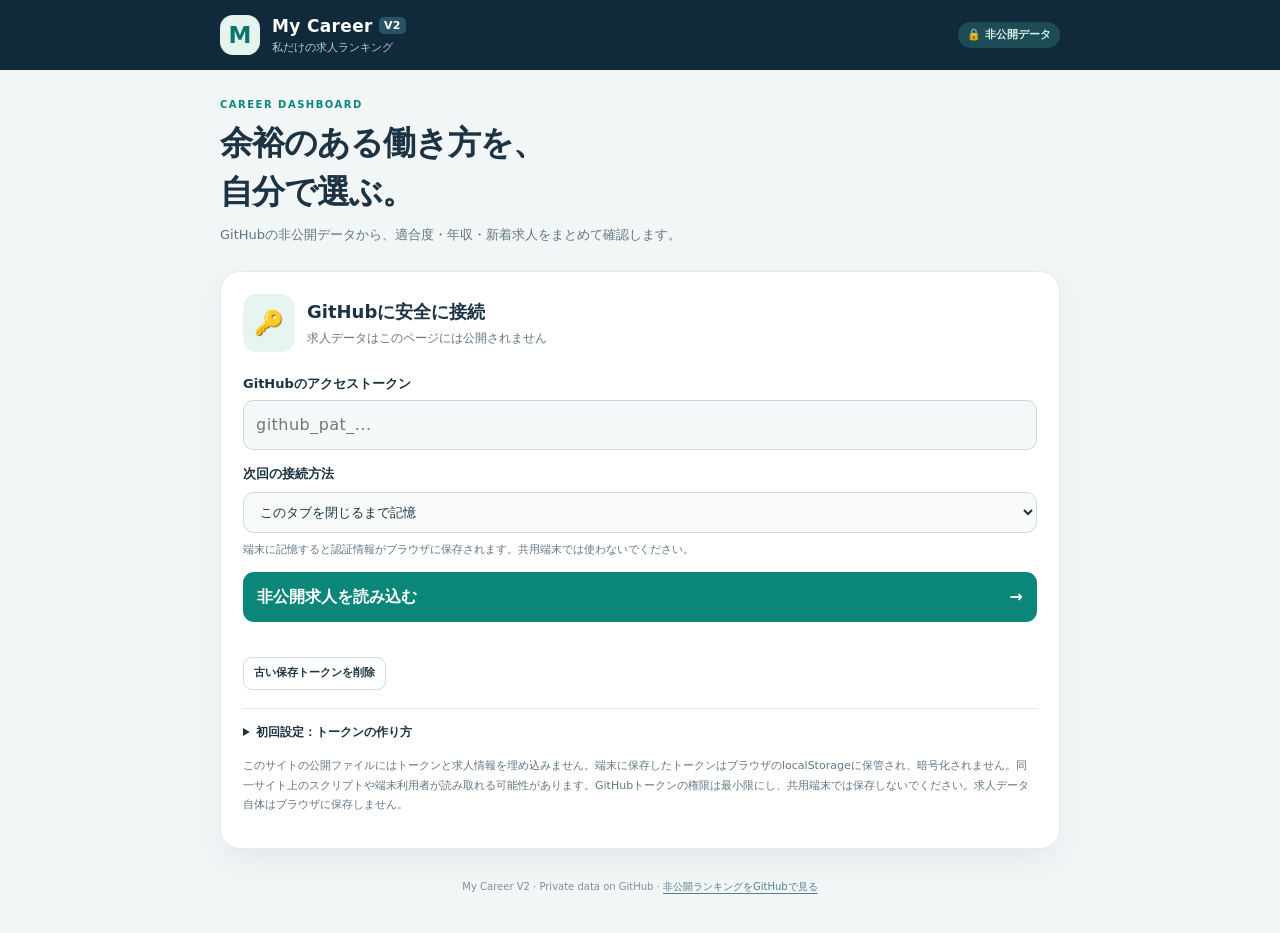
<file: my-career/index.html>
<!doctype html>
<html lang="ja">
<head>
<meta charset="utf-8">
<meta name="viewport" content="width=device-width,initial-scale=1,viewport-fit=cover">
<meta name="theme-color" content="#102a3b">
<meta name="description" content="My Career V2 - 非公開の求人データを自分のGitHubから確認するアプリ">
<meta name="referrer" content="no-referrer">
<meta http-equiv="Content-Security-Policy" content="default-src 'none'; base-uri 'none'; form-action 'none'; object-src 'none'; script-src 'self'; worker-src 'self'; style-src 'self'; img-src 'self' data:; manifest-src 'self'; connect-src https://api.github.com; font-src 'none'">
<link rel="icon" type="image/svg+xml" href="./icon.svg">
<link rel="manifest" href="./manifest.webmanifest">
<link rel="stylesheet" href="./app.css?v=20261020-5">
<title>My Career V2｜非公開求人ランキング</title>
<script src="./app.js?v=20261020-5" defer></script>
</head>
<body>
<header class="header">
  <div class="head-inner">
    <div class="logo" aria-hidden="true">M</div>
    <div><strong>My Career <span>V2</span></strong><small>私だけの求人ランキング</small></div>
    <span class="private-label">🔒 非公開データ</span>
  </div>
</header>
<main class="main">
  <section class="welcome">
    <div class="eyebrow">CAREER DASHBOARD</div>
    <h1>余裕のある働き方を、<br>自分で選ぶ。</h1>
    <p>GitHubの非公開データから、適合度・年収・新着求人をまとめて確認します。</p>
  </section>

  <section id="authPanel" class="panel auth-panel">
    <div class="panel-heading"><span class="round-icon">🔑</span><div><h2>GitHubに安全に接続</h2><p>求人データはこのページには公開されません</p></div></div>
    <label for="tokenInput">GitHubのアクセストークン</label>
    <input id="tokenInput" type="password" autocomplete="off" autocapitalize="off" spellcheck="false" placeholder="github_pat_...">
    <label class="remember-choice" for="rememberMode">次回の接続方法</label>
    <select id="rememberMode" class="remember-select"><option value="session">このタブを閉じるまで記憶</option><option value="device">この端末で記憶（次回から自動接続）</option><option value="none">保存しない</option></select>
    <p class="remember-notice">端末に記憶すると認証情報がブラウザに保存されます。共用端末では使わないでください。</p>
    <button class="primary" id="connectBtn" type="button">非公開求人を読み込む <span aria-hidden="true">→</span></button>
    <p id="authMessage" class="feedback" role="status"></p>
    <button type="button" id="forgetTokenBtn" class="subtle-btn">古い保存トークンを削除</button>
    <details class="setup">
      <summary>初回設定：トークンの作り方</summary>
      <ol>
        <li><a href="https://github.com/settings/personal-access-tokens/new" target="_blank" rel="noopener noreferrer">GitHubのFine-grained token作成画面</a>を開く。</li>
        <li>Repository accessは <b>Only select repositories</b> で <code>my-career-ranking</code> のみ選択。</li>
        <li>Repository permissionsは、<b>閲覧だけなら Contents: Read-only</b>、<b>アプリから編集・追加して保存するなら Contents: Read and write</b> に設定。ほかの権限は不要です。</li>
        <li>生成されたトークンをコピーし、上の欄に貼り付ける。トークンをチャットや公開ページに投稿しないでください。</li>
      </ol>
    </details>
    <p class="privacy-note">このページに求人データ・トークンは埋め込まれていません。入力したトークンはGitHub APIとの通信にのみ使用します。編集時は非公開リポジトリへの書き込みに使用します。「この端末で記憶」を選ぶとトークンはブラウザのlocalStorageに保存されます。共有端末では利用せず、求人データはブラウザー保存しません。書き込み権限付きトークンの取扱いには十分注意してください。</p>
  </section>

  <div id="dashboard" hidden>
    <div class="toolbar"><div id="lastLoaded" class="small-status" role="status">未接続</div><div class="toolbar-actions"><button type="button" id="refreshBtn" class="subtle-btn">↻ 再取得</button><button type="button" id="saveDeviceBtn" class="subtle-btn" hidden>この端末で記憶</button><button type="button" id="disconnectBtn" class="subtle-btn">切断</button></div></div>
    <section class="stats" aria-label="統計情報">
      <div class="stat"><span>登録求人</span><strong id="countAll">—</strong><small>累積候補</small></div>
      <div class="stat"><span>最高適合度</span><strong id="bestScore">—</strong><small>100点満点</small></div>
      <div class="stat"><span>7日以内の登録</span><strong id="recentCount">—</strong><small>確認済み掲載とは別</small></div>
      <div class="stat"><span>求人票リンク</span><strong id="countLinks">—</strong><small>個別求人票を登録</small></div>
    </section>
    <nav id="listTabs" class="list-tabs" role="tablist" aria-label="求人一覧の切り替え">
      <button type="button" id="showNewJobs" class="list-tab is-active" role="tab" aria-selected="true" aria-controls="newJobsSection">🆕 新着求人 <span id="newTabCount" class="tab-count">0</span></button>
      <button type="button" id="showTopJobs" class="list-tab" role="tab" aria-selected="false" aria-controls="rankingSection" tabindex="-1">🏆 TOP50</button>
    </nav>
    <section class="panel new-jobs-section" id="newJobsSection" role="tabpanel" aria-labelledby="showNewJobs">
      <div class="section-head"><div><div class="eyebrow">NEWLY ADDED</div><h2>🆕 最近追加された求人</h2></div><span id="newJobCount" class="count-pill">0件</span></div>
      <p class="section-description">過去7日間にランキングへ新しく登録した候補を、追加日が新しい順に表示。<b>新規掲載・募集中であることを保証するものではありません。</b></p>
      <div id="newJobList" class="job-list"></div>
      <p id="newEmptyMessage" class="empty-message" hidden>過去7日間に追加した求人はありません。「TOP50」で累積ランキングを確認できます。</p>
      <div id="newPagination" class="pagination" aria-label="新着求人のページ切り替え" hidden>
        <button id="newPrevPage" type="button" class="page-btn">← 前へ</button>
        <span id="newPageStatus" class="page-status" aria-live="polite">1 / 1ページ</span>
        <button id="newNextPage" type="button" class="page-btn">次へ →</button>
      </div>
    </section>
    <section class="panel results" id="rankingSection" role="tabpanel" aria-labelledby="showTopJobs" hidden>
      <div class="section-head"><div><div class="eyebrow">YOUR SHORTLIST</div><h2>累積求人ランキング</h2></div><div class="results-head-actions"><span id="visibleCount" class="count-pill">0件</span><button id="addJobBtn" type="button" class="add-job-btn">＋ 求人追加</button></div></div>
      <div class="controls">
        <label class="search-wrap"><span class="sr-only">会社名・職種・年収で検索</span><input id="searchInput" type="search" placeholder="会社名・職種・年収で検索…" autocomplete="off"></label>
        <div class="filter-row">
          <label>表示 <select id="viewFilter"><option value="top50">TOP50</option><option value="all">全件</option><option value="recent">7日以内の更新</option><option value="starred">お気に入り</option></select></label>
          <label>最低点 <select id="minFilter"><option value="0">すべて</option><option value="60">60点以上</option><option value="70">70点以上</option><option value="80">80点以上</option><option value="85">85点以上</option></select></label>
          <label>年収 <select id="salaryFilter"><option value="all">すべて</option><option value="ceiling650">上限650万円以上</option><option value="floor600">下限600万円以上</option><option value="floor650">下限650万円以上</option><option value="unknown">年収未確認</option></select></label>
        </div>
      </div>
      <div id="jobList" class="job-list" aria-live="polite"></div>
      <div id="rankPagination" class="pagination" aria-label="ランキングのページ切り替え" hidden>
        <button id="rankPrevPage" type="button" class="page-btn">← 前へ</button>
        <span id="rankPageStatus" class="page-status" aria-live="polite">1 / 1ページ</span>
        <button id="rankNextPage" type="button" class="page-btn">次へ →</button>
      </div>
      <p id="emptyMessage" class="empty-message" hidden>条件に一致する求人はありません。</p>
      <p id="dashFeedback" class="feedback" role="status"></p>
      <p class="footnote">年収は求人票等に記載された想定額です。上限が650万円以上でも、その金額で採用される保証はありません。賞与・残業手当の算入条件は求人票を確認してください。金額未確認の求人は「未確認」と表示します。点数は過去の暫定評価です。「未確認」は応募可能を意味しません。同一企業の異なる求人や未照合の候補を含みます。</p>
    </section>
  </div>
  <dialog id="editDialog" class="edit-dialog" aria-labelledby="editHeading">
    <div class="dialog-top"><div><div class="eyebrow">PRIVATE EDITOR</div><h2 id="editHeading">求人を編集</h2></div><button id="closeEditBtn" class="icon-btn" type="button" aria-label="編集画面を閉じる">×</button></div>
    <p class="edit-intro">変更は「GitHubに保存」を押したときだけ非公開データへ反映されます。</p>
    <form id="editForm" novalidate>
      <div class="edit-grid">
        <label class="full">会社名 <span class="required">必須</span><input id="editCompany" required maxlength="120" placeholder="例：株式会社サンプル"></label>
        <label class="full">職種 <input id="editRole" maxlength="160" placeholder="例：工場総務・FM"></label>
        <label>適合度（0〜100） <input id="editScore" type="number" required min="0" max="100" step="1" inputmode="numeric"></label>
        <label>募集状況 <select id="editListing"><option>未確認</option><option>募集中</option><option>募集終了</option></select></label>
        <label>応募状況 <select id="editApplication"><option>未応募</option><option>検討中</option><option>応募予定</option><option>応募済み</option><option>選考中</option><option>面接予定</option><option>内定</option><option>不採用</option><option>辞退</option></select></label>
        <label>想定年収 <input id="editSalary" maxlength="100" placeholder="例：600〜750万円（求人票記載）"></label>
        <label class="full">勤務地 <input id="editLocation" maxlength="160" placeholder="例：東京都港区"></label>
        <label class="full">求人URL <input id="editUrl" type="url" maxlength="2048" inputmode="url" placeholder="https://..."></label>
        <label class="full">自分のメモ <textarea id="editNotes" rows="4" maxlength="5000" placeholder="応募前に確認したいこと、面接の感想など"></textarea></label>
      </div>
      <p id="editFeedback" class="feedback" role="status"></p>
      <div class="edit-controls"><button id="cancelEditBtn" type="button" class="subtle-btn">キャンセル</button><button id="saveEditBtn" type="submit" class="primary save-btn">GitHubに保存 →</button></div>
      <p class="privacy-note">保存には my-career-ranking の <b>Contents: Read and write</b> 権限を持つトークンが必要です。トークン自体はGitHubのファイルには書き込みません。</p>
    </form>
  </dialog>
  <footer>My Career V2 · Private data on GitHub · <a href="https://github.com/kodama-clark/my-career-ranking/blob/main/RANKING.md" target="_blank" rel="noopener noreferrer">非公開ランキングをGitHubで見る</a></footer>
</main>
</body>
</html>
</file>
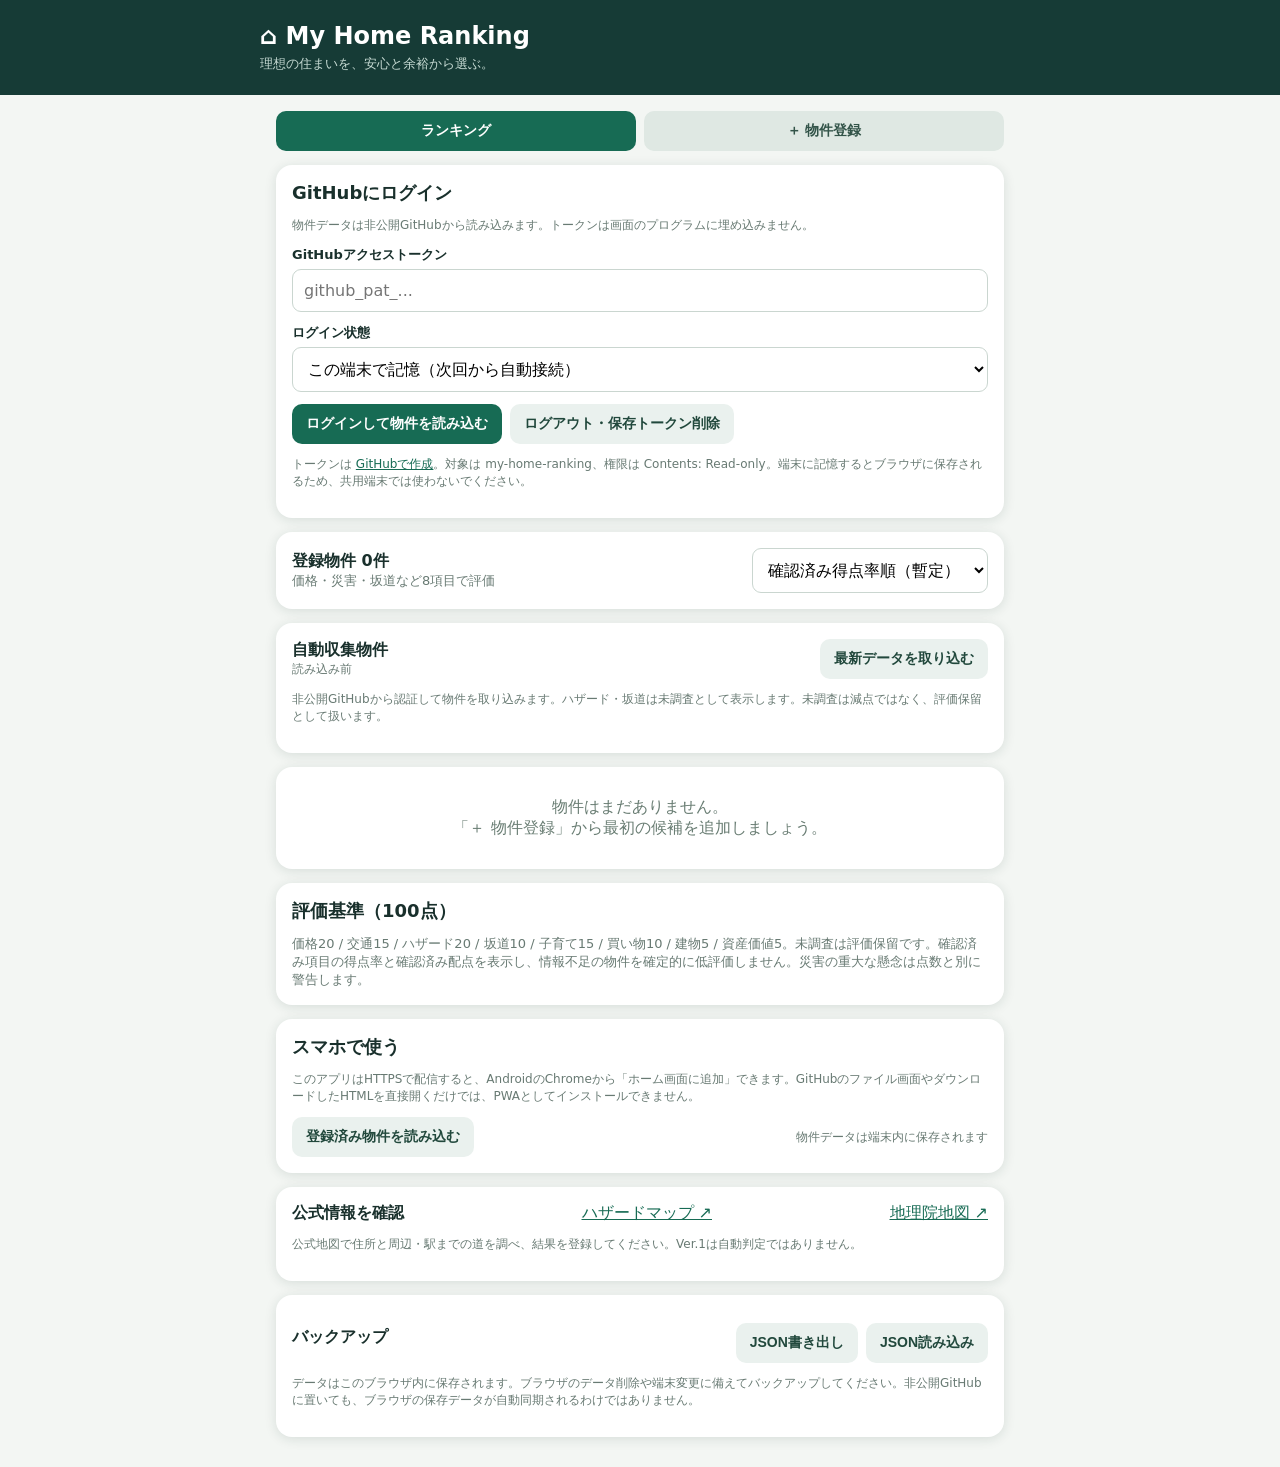
<file: my-home/index.html>
<!doctype html><html lang="ja"><head><meta charset="utf-8"><meta name="viewport" content="width=device-width,initial-scale=1"><meta name="referrer" content="no-referrer"><meta name="theme-color" content="#163b36"><link rel="manifest" href="manifest.webmanifest"><title>My Home Ranking</title><style>
:root{font-family:system-ui,-apple-system,sans-serif;color:#19302c;background:#f3f6f3}*{box-sizing:border-box}body{margin:0}header{background:#163b36;color:white;padding:22px 16px}header h1{margin:0;font-size:24px}header p{margin:5px 0 0;color:#c5d9d2;font-size:13px}main{max-width:760px;margin:auto;padding:16px}.panel{background:white;border-radius:16px;padding:16px;margin-bottom:14px;box-shadow:0 2px 12px #183a3020}.row{display:flex;align-items:center;justify-content:space-between;gap:10px;flex-wrap:wrap}.muted{color:#687a73;font-size:13px}.score{font-size:26px;font-weight:800;color:#146a52}.pill{border-radius:100px;background:#e5f3eb;color:#145a45;padding:5px 10px;font-size:12px}.warning{background:#fff0df;color:#8c4a10}.danger{background:#ffe6e6;color:#a22b2b}button,.button{border:0;border-radius:10px;background:#176b54;color:white;padding:11px 14px;font-weight:700;cursor:pointer;text-decoration:none;display:inline-block;font-size:14px}button.secondary,.button.secondary{background:#eaf1ee;color:#21483c}button.dangerbtn{background:#a73c3c}input,select,textarea{width:100%;padding:11px;border:1px solid #cad6d0;border-radius:9px;background:white;font:inherit}label{display:block;font-size:13px;font-weight:650;margin:12px 0 5px}.grid{display:grid;grid-template-columns:repeat(2,minmax(0,1fr));gap:0 12px}h2{font-size:18px;margin:0 0 12px}h3{margin:0 0 6px;font-size:17px}.tabs{display:flex;gap:8px;margin-bottom:14px}.tabs button{flex:1}.tabs button.inactive{background:#dfe8e3;color:#335449}.bar{height:8px;background:#e7eeea;border-radius:9px;overflow:hidden;margin:10px 0}.bar>div{height:100%;background:#2b8c6c}.actions{display:flex;gap:8px;flex-wrap:wrap;margin-top:12px}.small{font-size:12px}.hidden{display:none}a{color:#176b54;overflow-wrap:anywhere}details{margin-top:12px}summary{cursor:pointer;font-weight:650}.empty{text-align:center;padding:30px 10px;color:#697d73}@media(max-width:400px){.grid{grid-template-columns:1fr}}
</style></head><body><header><div style="max-width:760px;margin:auto"><h1>⌂ My Home Ranking</h1><p>理想の住まいを、安心と余裕から選ぶ。</p></div></header><main><div class="tabs"><button id="rankTab" onclick="switchTab('rank')">ランキング</button><button id="newTab" class="inactive" onclick="newHome()">＋ 物件登録</button></div><div class="panel" id="loginPanel"><h2>GitHubにログイン</h2><p class="muted small">物件データは非公開GitHubから読み込みます。トークンは画面のプログラムに埋め込みません。</p><label for="githubToken">GitHubアクセストークン</label><input id="githubToken" type="password" autocomplete="off" autocapitalize="off" spellcheck="false" placeholder="github_pat_..."><label for="rememberMode">ログイン状態</label><select id="rememberMode"><option value="device">この端末で記憶（次回から自動接続）</option><option value="session">このタブを閉じるまで記憶</option><option value="none">保存しない</option></select><div class="actions"><button type="button" onclick="loginGitHub()">ログインして物件を読み込む</button><button type="button" class="secondary" onclick="logoutGitHub()">ログアウト・保存トークン削除</button></div><p class="muted small" id="loginStatus"></p><p class="muted small">トークンは <a href="https://github.com/settings/personal-access-tokens/new" target="_blank" rel="noopener noreferrer">GitHubで作成</a>。対象は my-home-ranking、権限は Contents: Read-only。端末に記憶するとブラウザに保存されるため、共用端末では使わないでください。</p></div><section id="rankView"><div class="panel"><div class="row"><div><strong id="count">登録物件 0件</strong><div class="muted">価格・災害・坂道など8項目で評価</div></div><select id="sort" style="width:auto" onchange="render()"><option value="score">確認済み得点率順（暫定）</option><option value="new">新着順</option><option value="price">価格が安い順</option></select></div></div><div class="panel"><div class="row"><div><strong>自動収集物件</strong><div class="muted small" id="syncStatus">読み込み前</div></div><button class="secondary" onclick="syncFeed()">最新データを取り込む</button></div><p class="muted small">非公開GitHubから認証して物件を取り込みます。ハザード・坂道は未調査として表示します。未調査は減点ではなく、評価保留として扱います。</p></div><div id="homes"></div><div class="panel"><h2>評価基準（100点）</h2><div class="muted">価格20 / 交通15 / ハザード20 / 坂道10 / 子育て15 / 買い物10 / 建物5 / 資産価値5。未調査は評価保留です。確認済み項目の得点率と確認済み配点を表示し、情報不足の物件を確定的に低評価しません。災害の重大な懸念は点数と別に警告します。</div></div></section><section id="formView" class="hidden"><div class="panel"><div class="row"><h2 id="formTitle">物件登録</h2><button class="secondary" onclick="switchTab('rank')">戻る</button></div><form id="form"><input type="hidden" id="homeId"><label>物件名 *</label><input id="name" required placeholder="例：多摩区の新築戸建"><div class="grid"><div><label>所在地・住所</label><input id="address" placeholder="町名・番地まで入力推奨"></div><div><label>最寄駅</label><input id="station" placeholder="例：京王稲田堤"></div><div><label>物件価格（万円）</label><input id="price" type="number" min="0" placeholder="例：3980"></div><div><label>駅徒歩（分）</label><input id="walk" type="number" min="0" placeholder="例：12"></div><div><label>間取り</label><select id="rooms"><option value="">未調査</option><option>2LDK以下</option><option>3LDK</option><option>4LDK以上</option></select></div><div><label>建物</label><select id="building"><option value="">未調査</option><option>新築2階建て</option><option>新築3階建て</option><option>中古・その他</option></select></div></div><label>ハザード（公式地図を確認後に選択）</label><select id="hazard"><option value="">未調査</option><option value="safe">確認した範囲では指定・浸水想定なし</option><option value="minor">低い浸水想定など懸念あり</option><option value="medium">浸水・土砂等の明確な懸念あり</option><option value="high">土砂災害特別警戒区域等の重大な懸念あり</option></select><div class="muted small">「指定なし」は絶対安全を意味しません。洪水・内水・土砂・高潮・津波など地域に応じて確認してください。</div><label>駅からの坂道（実際の徒歩ルート）</label><select id="slope"><option value="">未調査</option><option value="flat">ほぼ平坦</option><option value="gentle">緩やかな坂がある</option><option value="steep">急坂・長い上り坂がある</option><option value="stairs">階段や非常に急な坂がある</option></select><div class="grid"><div><label>子育て環境</label><select id="child"><option value="">未調査</option><option value="good">良い</option><option value="ok">普通</option><option value="bad">懸念あり</option></select></div><div><label>買い物・生活環境</label><select id="shops"><option value="">未調査</option><option value="good">良い</option><option value="ok">普通</option><option value="bad">不便</option></select></div><div><label>資産価値・将来性</label><select id="asset"><option value="">未調査</option><option value="good">良い</option><option value="ok">普通</option><option value="bad">懸念あり</option></select></div></div><label>物件URL</label><input id="url" type="url" placeholder="https://..."><label>良い点・懸念点・内見メモ</label><textarea id="memo" rows="4" placeholder="日当たり、周辺道路、騒音、検討理由など"></textarea><div class="actions"><button type="submit">保存する</button><button type="button" class="secondary" onclick="switchTab('rank')">キャンセル</button></div></form></div></section><div class="panel"><h2>スマホで使う</h2><p class="muted small">このアプリはHTTPSで配信すると、AndroidのChromeから「ホーム画面に追加」できます。GitHubのファイル画面やダウンロードしたHTMLを直接開くだけでは、PWAとしてインストールできません。</p><div class="row"><button class="secondary" onclick="syncFeed()">登録済み物件を読み込む</button><span class="muted small">物件データは端末内に保存されます</span></div></div><div class="panel"><div class="row"><strong>公式情報を確認</strong><a href="https://disaportal.gsi.go.jp/" target="_blank" rel="noopener noreferrer">ハザードマップ ↗</a><a href="https://maps.gsi.go.jp/" target="_blank" rel="noopener noreferrer">地理院地図 ↗</a></div><p class="muted small">公式地図で住所と周辺・駅までの道を調べ、結果を登録してください。Ver.1は自動判定ではありません。</p></div><div class="panel"><div class="row"><strong>バックアップ</strong><div class="actions"><button class="secondary" onclick="exportData()">JSON書き出し</button><button class="secondary" onclick="document.getElementById('importFile').click()">JSON読み込み</button><input id="importFile" type="file" accept="application/json,.json" class="hidden" onchange="importData(event)"></div></div><p class="muted small">データはこのブラウザ内に保存されます。ブラウザのデータ削除や端末変更に備えてバックアップしてください。非公開GitHubに置いても、ブラウザの保存データが自動同期されるわけではありません。</p></div></main><script>
const KEY='my-home-ranking-v1';const fields=['name','address','station','price','walk','rooms','building','hazard','slope','child','shops','asset','url','memo'];let homes=[];try{const v=JSON.parse(localStorage.getItem(KEY)||'[]');homes=Array.isArray(v)?v:[]}catch{};function save(){localStorage.setItem(KEY,JSON.stringify(homes))}function esc(v){return String(v??'').replace(/[&<>"']/g,c=>({'&':'&amp;','<':'&lt;','>':'&gt;','"':'&quot;',"'":'&#39;'}[c]))}function points(h){const n=x=>x===''||x==null?null:Number(x);const p=n(h.price),w=n(h.walk);let a=[['価格',20,p===null?null:p<=3500?20:p<=3800?18:p<=4000?15:p<=4200?11:p<=4500?6:p<=5000?2:0],['交通',15,w===null?null:w<=7?15:w<=10?13:w<=15?10:w<=20?4:0],['ハザード',20,({safe:20,minor:12,medium:4,high:0})[h.hazard]??null],['坂道',10,({flat:10,gentle:7,steep:2,stairs:0})[h.slope]??null],['子育て',15,({good:15,ok:9,bad:2})[h.child]??null],['生活環境',10,({good:10,ok:6,bad:1})[h.shops]??null],['建物',5,!h.rooms||!h.building?null:(h.rooms==='4LDK以上'?3:h.rooms==='3LDK'?2:0)+(h.building==='新築2階建て'?2:h.building==='新築3階建て'?1:0)],['資産価値',5,({good:5,ok:3,bad:0})[h.asset]??null]];return{total:a.reduce((s,x)=>s+(x[2]??0),0),max:a.reduce((s,x)=>s+(x[2]===null?0:x[1]),0),detail:a,missing:a.filter(x=>x[2]===null).map(x=>x[0])}}function switchTab(t){document.getElementById('rankView').classList.toggle('hidden',t!=='rank');document.getElementById('formView').classList.toggle('hidden',t!=='form');document.getElementById('rankTab').classList.toggle('inactive',t!=='rank');document.getElementById('newTab').classList.toggle('inactive',t!=='form');if(t==='rank')render();scrollTo(0,0)}function newHome(){document.getElementById('form').reset();document.getElementById('homeId').value='';document.getElementById('formTitle').textContent='物件登録';switchTab('form')}function editHome(id){let h=homes.find(x=>x.id===id);if(!h)return;for(const f of fields)document.getElementById(f).value=h[f]??'';document.getElementById('homeId').value=id;document.getElementById('formTitle').textContent='物件編集';switchTab('form')}function deleteHome(id){if(confirm('この物件を削除しますか？')){homes=homes.filter(h=>h.id!==id);save();render()}}function validUrl(s){try{let u=new URL(s);return ['https:','http:'].includes(u.protocol)?u.href:null}catch{return null}}document.getElementById('form').addEventListener('submit',e=>{e.preventDefault();let h={};for(const f of fields)h[f]=document.getElementById(f).value.trim();if(h.url&&!validUrl(h.url)){alert('http(s)形式のURLを入力してください');return}const id=document.getElementById('homeId').value;if(h.url&&homes.some(x=>x.id!==id&&validUrl(x.url)===validUrl(h.url))){alert('このURLの物件はすでに登録されています。既存の物件を編集してください。');return}let old=homes.find(x=>x.id===id);h.id=old?.id||crypto.randomUUID();h.created=old?.created||new Date().toISOString();h.updated=new Date().toISOString();if(old?.source)h.source=old.source;if(old)homes=homes.map(x=>x.id===id?h:x);else homes.unshift(h);save();switchTab('rank')});let runtimeHomeToken='';function getHomeToken(){return runtimeHomeToken||sessionStorage.getItem('my-home-read-token')||localStorage.getItem('my-home-read-token')||''}function clearHomeToken(){runtimeHomeToken='';sessionStorage.removeItem('my-home-read-token');localStorage.removeItem('my-home-read-token')}function logoutGitHub(){clearHomeToken();document.getElementById('githubToken').value='';document.getElementById('loginStatus').textContent='ログアウトしました。端末に保存したトークンも削除しました。'}async function loginGitHub(){const token=document.getElementById('githubToken').value.trim();if(!token){document.getElementById('loginStatus').textContent='トークンを入力してください';return}const mode=document.getElementById('rememberMode').value;clearHomeToken();runtimeHomeToken=token;if(mode==='device')localStorage.setItem('my-home-read-token',token);if(mode==='session')sessionStorage.setItem('my-home-read-token',token);document.getElementById('githubToken').value='';document.getElementById('loginStatus').textContent='接続中…';await syncFeed();document.getElementById('loginStatus').textContent=document.getElementById('syncStatus').textContent} async function syncFeed(){const status=document.getElementById('syncStatus');status.textContent='取得中…';try{const token=getHomeToken();if(!token){status.textContent='ログインしてください';document.getElementById('loginPanel').scrollIntoView({behavior:'smooth'});return;}const r=await fetch('https://api.github.com/repos/kodama-clark/my-home-ranking/contents/data/listings.json',{headers:{'Authorization':'Bearer '+token,'Accept':'application/vnd.github.raw+json'},cache:'no-store'});if(!r.ok){if(r.status===401||r.status===403||r.status===404)clearHomeToken();throw Error('HTTP '+r.status)}const data=await r.json();if(!Array.isArray(data.homes))throw Error('データ形式不正');let added=0,updated=0;for(const item of data.homes){if(!item||!item.id||!item.name)continue;const idx=homes.findIndex(h=>h.id===item.id||(h.url&&h.url===item.url));if(idx<0){homes.push(item);added++}else if(homes[idx].source==='auto'||homes[idx].source==='archive'){const prior=homes[idx];homes[idx]={...item,...Object.fromEntries(['hazard','slope','child','shops','asset'].filter(k=>prior[k]&&!item[k]).map(k=>[k,prior[k]]))};updated++}}save();render();status.textContent=`更新: ${data.updated||'不明'} / 追加${added}件・更新${updated}件 / 収集${data.homes.length}件`;}catch(e){status.textContent='読み込み失敗: '+e.message+'（HTTPS公開時に利用可）'}}function render(){document.getElementById('count').textContent=`登録物件 ${homes.length}件`;const mode=document.getElementById('sort').value;let arr=[...homes].sort((a,b)=>mode==='new'?String(b.created).localeCompare(String(a.created)):mode==='price'?(Number(a.price)||Infinity)-(Number(b.price)||Infinity):(points(b).max?points(b).total/points(b).max:-1)-(points(a).max?points(a).total/points(a).max:-1));document.getElementById('homes').innerHTML=arr.length?arr.map((h,i)=>{let p=points(h),url=validUrl(h.url);let flag=h.hazard==='high'?'重大な災害リスク要確認':h.hazard==='medium'?'災害リスク要確認':h.hazard===''?'ハザード未調査':'';return `<article class="panel"><div class="row"><div><div class="muted">${mode==='score'?i+1+'位': '登録物件'}</div><h3>${esc(h.name)}</h3><div class="muted">${esc(h.address||'住所未入力')} ${h.station?' / '+esc(h.station):''}</div></div><div class="score">${p.max?Math.round(p.total/p.max*100):"—"}<span class="small">${p.max?"/100（確認済み）":" 未評価"}</span></div></div><div class="bar"><div style="width:${p.max?p.total/p.max*100:0}%"></div></div><div class="row"><strong>${h.price?Number(h.price).toLocaleString()+'万円':'価格未入力'}</strong><span class="pill">確認済み ${p.max}/100点分・獲得${p.total}点</span>${h.walk?`<span class="muted">駅徒歩${esc(h.walk)}分</span>`:''}</div>${flag?`<p><span class="pill ${h.hazard==='high'?'danger':'warning'}">⚠ ${flag}</span></p>`:''}${p.missing.length?`<p class="muted small">未調査（評価保留）：${p.missing.join('・')}</p>`:''}<details><summary>採点内訳・メモ</summary><p class="muted small">${p.detail.map(x=>`${x[0]}：${x[2]===null?'未調査':x[2]+'/'+x[1]}`).join(' / ')}</p><p style="white-space:pre-wrap">${esc(h.memo||'メモなし')}</p></details><div class="actions">${url?`<a class="button secondary" href="${esc(url)}" target="_blank" rel="noopener noreferrer">物件URL ↗</a>`:''}<button class="secondary" onclick="editHome('${h.id}')">編集</button><button class="dangerbtn" onclick="deleteHome('${h.id}')">削除</button></div></article>`}).join(''):'<div class="panel empty">物件はまだありません。<br>「＋ 物件登録」から最初の候補を追加しましょう。</div>'}function exportData(){const blob=new Blob([JSON.stringify({app:'my-home-ranking',version:1,homes},null,2)],{type:'application/json'}),a=document.createElement('a');a.href=URL.createObjectURL(blob);a.download='my-home-ranking-backup.json';a.click();setTimeout(()=>URL.revokeObjectURL(a.href),1000)}async function importData(e){const f=e.target.files[0];if(!f)return;try{let data=JSON.parse(await f.text()),list=Array.isArray(data)?data:data.homes;if(!Array.isArray(list)||list.some(x=>!x||typeof x.name!=='string'||typeof x.id!=='string'))throw Error('形式が正しくありません');if(!confirm(`${list.length}件を読み込みます。現在のデータは置き換わります。よろしいですか？`))return;homes=list.map(x=>Object.fromEntries([...fields,'id','created','updated'].map(k=>[k,typeof x[k]==='string'?x[k]:''])));save();render()}catch(err){alert('読み込みに失敗しました：'+err.message)}finally{e.target.value=''}}if('serviceWorker'in navigator&&location.protocol.startsWith('http'))navigator.serviceWorker.register('./sw.js').catch(()=>{});render();if(getHomeToken())syncFeed();
</script></body></html>
</file>
<file: my-career/app.css>
:root{--navy:#102a3b;--ink:#1b3342;--mute:#617584;--mint:#0b877a;--bg:#f2f6f7;--line:#e3ebed;--paper:#fff;--soft:#e6f5f2}
*{box-sizing:border-box}html{font-size:16px;-webkit-text-size-adjust:100%}body{margin:0;font-family:-apple-system,BlinkMacSystemFont,"Hiragino Kaku Gothic ProN","Yu Gothic",Meiryo,system-ui,sans-serif;background:var(--bg);color:var(--ink);line-height:1.5}button,input,select{font:inherit}button{cursor:pointer}button:disabled{opacity:.5;cursor:wait}button:focus-visible,a:focus-visible,input:focus-visible,select:focus-visible{outline:3px solid #4cbcad;outline-offset:3px}a{color:var(--mint);text-underline-offset:3px}button{touch-action:manipulation}
.header{background:var(--navy);color:white}.head-inner{max-width:880px;margin:auto;min-height:70px;display:flex;align-items:center;gap:12px;padding:12px 20px}.logo{width:40px;height:40px;border-radius:13px;background:#e6f4ef;color:#087669;display:grid;place-items:center;font-size:23px;font-weight:900}.head-inner strong{display:block;font-size:17px;letter-spacing:.02em}.head-inner strong span{font-size:11px;background:#285466;padding:2px 5px;border-radius:5px;vertical-align:3px}.head-inner small{display:block;font-size:11px;color:#b8cdd5}.private-label{margin-left:auto;font-weight:700;font-size:11px;color:#d2eee8;background:#1d4c57;border-radius:999px;padding:5px 9px;white-space:nowrap}
.main{max-width:880px;padding:0 20px 36px;margin:auto}.welcome{padding:27px 0 25px}.eyebrow{font-size:10px;letter-spacing:.15em;color:var(--mint);font-weight:900}.welcome h1{font-size:clamp(23px,5.3vw,33px);line-height:1.48;letter-spacing:-.03em;margin:7px 0}.welcome p{color:var(--mute);font-size:13px;margin:0;line-height:1.7}
.panel{border:1px solid var(--line);background:var(--paper);border-radius:20px;padding:22px;box-shadow:0 12px 30px #153b5010}.panel-heading{display:flex;gap:12px;align-items:center;margin-bottom:22px}.round-icon{border-radius:14px;background:var(--soft);padding:11px;font-size:24px}.panel h2{font-size:18px;margin:0}.panel-heading p{font-size:12px;margin:4px 0 0;color:var(--mute)}.auth-panel>label:not(.remember){font-size:13px;display:block;font-weight:800;margin-bottom:7px}.auth-panel input[type=password]{display:block;width:100%;min-height:47px;background:#f6f9f9;border:1px solid #c9dadd;border-radius:10px;padding:12px;letter-spacing:.03em}.remember{display:flex;align-items:center;gap:8px;margin:13px 0;color:var(--mute);font-size:12px}.remember input{accent-color:var(--mint);width:17px;height:17px}.primary{background:var(--mint);color:white;border:0;width:100%;border-radius:11px;padding:13px 14px;font-weight:800;display:flex;justify-content:space-between;align-items:center}.primary:hover{background:#076e63}.feedback{margin:10px 0 0;font-size:12px;min-height:15px;color:#a14434}.setup{margin-top:18px;border-top:1px solid var(--line);padding-top:14px;font-size:12px;color:var(--mute)}.setup summary{color:var(--ink);font-weight:700;cursor:pointer}.setup ol{line-height:1.95;padding-left:19px}.setup code{font-size:11px;background:#edf2f3;padding:2px 4px;border-radius:4px}.privacy-note{font-size:11px;color:var(--mute);margin-top:15px;line-height:1.8}
.toolbar{display:flex;justify-content:space-between;align-items:center;gap:10px;margin-bottom:13px;flex-wrap:wrap}.small-status{font-size:11px;color:var(--mute)}.toolbar-actions{display:flex;gap:8px}.subtle-btn{border:1px solid #ccdedf;background:#fff;border-radius:9px;padding:7px 10px;color:var(--ink);font-size:12px;font-weight:750}
.stats{display:grid;grid-template-columns:repeat(3,minmax(0,1fr));gap:10px;margin:0 0 19px}.stat{border:1px solid var(--line);border-radius:15px;background:white;padding:17px 14px;min-width:0}.stat span{font-size:12px;font-weight:700;color:var(--mute)}.stat strong{display:block;font-size:31px;font-weight:900;letter-spacing:-.035em;margin:2px 0;color:var(--navy);font-variant-numeric:tabular-nums}.stat small{color:var(--mute);font-size:10px}.section-head{display:flex;justify-content:space-between;align-items:center;gap:10px;margin-bottom:16px}.section-head h2{margin:3px 0 0;font-size:19px}.count-pill{color:var(--mint);background:var(--soft);border-radius:50px;padding:5px 11px;font-size:12px;font-weight:900;white-space:nowrap}.controls{display:flex;flex-direction:column;gap:10px;margin-bottom:17px}.search-wrap input{width:100%;background:#f6f9fa;border-radius:10px;padding:12px 14px;border:1px solid #dbe5e7;font-size:14px}.filter-row{display:flex;gap:10px;flex-wrap:wrap}.filter-row label{display:flex;align-items:center;gap:7px;color:var(--mute);font-size:12px;font-weight:800}.filter-row select{min-height:35px;border:1px solid #d4e2e3;background:#fff;border-radius:8px;padding:5px 8px;color:var(--ink);font-size:12px;max-width:185px}.job-list{display:grid;gap:10px}.job{border:1px solid #dae6e6;border-radius:14px;padding:15px;background:#fff;position:relative}.job.top{background:linear-gradient(110deg,#fff,#f8fcfa);border-color:#bfe1d5}.job-head{display:flex;align-items:center;gap:9px}.rank{min-width:30px;min-height:30px;border-radius:9px;background:#edf4f5;color:#486573;display:grid;place-items:center;font-weight:850;font-size:12px}.job.top .rank{color:#95711b;background:#faf0d2}.job-title{flex:1;min-width:0}.job-title strong{display:block;font-size:14px;overflow-wrap:anywhere}.job-title small{color:var(--mute);font-size:12px}.score{font-size:18px;font-weight:900;color:var(--mint);white-space:nowrap;font-variant-numeric:tabular-nums}.score small{font-size:10px}.tags{display:flex;flex-wrap:wrap;gap:5px;margin:10px 0}.tag{color:#637887;background:#f0f5f6;padding:4px 7px;font-size:10px;border-radius:5px;font-weight:700}.tag.new{color:#13796c;background:#e3f6ee}.tag.warn{color:#985e25;background:#fff0dc}.job-detail{font-size:12px;display:flex;gap:6px 15px;flex-wrap:wrap;color:#536b78}.job-detail b{color:#1e3d4e}.job-actions{margin-top:11px;padding-top:10px;border-top:1px solid var(--line);display:flex;align-items:center;justify-content:space-between;gap:8px}.job-actions a{font-size:12px;font-weight:750}.no-url{color:#9aaab1;font-size:11px}.star{font-size:19px;color:#91a5af;background:transparent;border:0;padding:3px 10px;border-radius:9px}.star.saved{color:#e0a532}.empty-message{padding:24px 10px;text-align:center;color:var(--mute);font-size:13px}.footnote{color:var(--mute);font-size:11px;line-height:1.8;margin:18px 0 0}footer{margin-top:28px;text-align:center;color:#7f9099;font-size:10px;line-height:2}footer a{color:#547f8b}
[hidden]{display:none!important}.sr-only{position:absolute;width:1px;height:1px;padding:0;margin:-1px;overflow:hidden;clip:rect(0,0,0,0);white-space:nowrap;border:0}
@media(max-width:540px){.main{padding:0 14px 28px}.head-inner{padding:11px 14px}.private-label{font-size:10px;padding:5px 7px}.welcome{padding:25px 2px 20px}.panel{padding:15px;border-radius:16px}.stats{gap:7px}.stat{padding:13px 10px}.stat span{font-size:10px}.stat strong{font-size:26px}.stat small{font-size:9px}.job{padding:12px}.job-title strong{font-size:13px}.job-detail{font-size:11px}.filter-row{gap:6px}.section-head h2{font-size:17px}}
@media(prefers-reduced-motion:no-preference){button,.job{transition:border-color .15s,background .15s}}

/* Mobile-first private job editor */
.results-head-actions{display:flex;align-items:center;gap:9px;flex-wrap:wrap;justify-content:flex-end}
.add-job-btn{background:#e6f5f2;color:#087669;border:1px solid #c2e4dc;padding:8px 11px;border-radius:9px;font-weight:900;font-size:12px;white-space:nowrap}
.add-job-btn:hover{background:#d7f0e9}
.job-actions{justify-content:flex-end}
.job-actions>a,.job-actions>.no-url{margin-right:auto}
.edit-job-btn{border:1px solid #bedbd8;background:#eaf8f5;color:#10746b;font-size:12px;font-weight:800;border-radius:8px;padding:8px 11px;white-space:nowrap}
.edit-job-btn:hover{background:#d5eee7}
.job-notes{border-left:3px solid #b9d8d3;margin:11px 0 0;padding:4px 0 4px 10px;white-space:pre-wrap;overflow-wrap:anywhere;color:#516774;font-size:12px;line-height:1.5}
.edit-dialog{width:min(540px,calc(100% - 26px));max-height:min(89dvh,920px);border:1px solid #d9e5e4;border-radius:19px;padding:20px;background:white;color:var(--ink);box-shadow:0 24px 70px #061e3280;overflow-y:auto;overscroll-behavior:contain}
.edit-dialog::backdrop{background:#102a3bb8}
.dialog-top{display:flex;justify-content:space-between;align-items:flex-start;gap:12px}
.dialog-top h2{font-size:20px;margin:5px 0}
.icon-btn{border:1px solid #d7e3e5;border-radius:50%;font-size:23px;width:37px;height:37px;background:#f4f7f8;color:#526975;line-height:1}
.edit-intro{margin:0 0 16px;color:#667d88;font-size:12px;line-height:1.7}
.edit-grid{display:grid;grid-template-columns:1fr 1fr;gap:13px}
.edit-grid label{display:flex;flex-direction:column;gap:6px;font-size:12px;font-weight:800;color:#465e6b;min-width:0}
.edit-grid label.full{grid-column:1/-1}
.edit-grid input,.edit-grid select,.edit-grid textarea{font-size:14px;color:#152f3d;background:#f8fafb;border:1px solid #cadadc;border-radius:9px;padding:11px 10px;width:100%;min-width:0}
.edit-grid input,.edit-grid select{min-height:44px}
.edit-grid textarea{resize:vertical;min-height:91px;line-height:1.6}
.edit-grid .required{color:#b04c42;font-size:10px;font-weight:700}
.edit-controls{display:flex;gap:11px;align-items:center;justify-content:flex-end;margin-top:14px}
.edit-controls .save-btn{width:auto;display:inline-flex;justify-content:center;min-width:165px}
.edit-controls .subtle-btn{padding:12px}
.edit-dialog .feedback{min-height:18px;line-height:1.7}
.edit-dialog .privacy-note{border-top:1px solid var(--line);padding-top:13px}
@media(max-width:540px){.results-head-actions{gap:6px}.add-job-btn{padding:7px 8px;font-size:11px}.edit-dialog{padding:16px;width:calc(100% - 18px)}.edit-grid{gap:11px}.edit-grid label{font-size:11px}.edit-grid input,.edit-grid select,.edit-grid textarea{font-size:13px;padding:10px 8px}.edit-controls .save-btn{min-width:155px}.job-notes{font-size:11px}}

/* Newly added feed first */
.new-jobs-section{margin-bottom:18px;border-color:#b2dcd6;background:linear-gradient(145deg,#fff,#f5fbf9)}
.section-description{font-size:12px;line-height:1.75;color:#607888;margin:0 0 14px}
.section-description b{color:#325a69}
.new-jobs-section .job{background:#fff}
.new-jobs-section .job-list{gap:8px}
.jump-link{display:inline-block;margin-top:15px;font-size:12px;font-weight:800}
@media(max-width:540px){.new-jobs-section{margin-bottom:13px}.section-description{font-size:11px}}

/* Clear distinction between a verified job listing and a search/related listing */
.stats{grid-template-columns:repeat(4,minmax(0,1fr))}
.job-actions .direct-job-link{background:#087c70;color:white;border-radius:8px;padding:7px 10px;text-decoration:none;font-weight:800}
.job-actions .direct-job-link:hover{background:#07665c}
.job-actions .job-search-link{color:#516e81;font-weight:750;text-decoration:underline;text-underline-offset:3px}
.job-actions .related-job-link{font-weight:800;color:#866519;text-decoration:underline;text-underline-offset:3px}
.job-actions{flex-wrap:wrap}
@media(max-width:540px){.stats{grid-template-columns:repeat(2,minmax(0,1fr))}.job-actions .direct-job-link{font-size:11px;padding:7px 9px}.job-actions .job-search-link,.job-actions .related-job-link{font-size:11px}}

/* Salary is a primary decision factor: show it independently of location / status. */
.job-salary{display:flex;align-items:baseline;gap:5px 11px;flex-wrap:wrap;padding:10px 12px;margin:8px 0 10px;background:#eaf6f2;border-radius:10px;color:#135b50}
.salary-label{font-size:11px;font-weight:800;color:#457268}
.salary-amount{font-size:17px;font-weight:900;line-height:1.35;font-variant-numeric:tabular-nums;letter-spacing:-.015em}
.salary-source{font-size:10px;color:#637e76;margin-left:auto}
.job-salary.unverified{background:#f2f5f6;color:#607888}
.job-salary.unverified .salary-amount{font-size:14px}
@media(max-width:540px){.job-salary{padding:9px 10px;margin:7px 0 9px}.salary-amount{font-size:16px}.salary-source{font-size:9px}}

/* New jobs and TOP50: two distinct tabs with pagination and collapsible notes. */
.list-tabs{display:grid;grid-template-columns:1fr 1fr;gap:9px;margin:0 0 14px;scroll-margin-top:12px}
.list-tab{border:1px solid #cfdfe0;background:#e9eff1;color:#607887;border-radius:13px;padding:14px 8px;font-size:14px;font-weight:900;text-align:center;min-height:50px}
.list-tab.is-active{background:#fff;color:#086f64;border-color:#91cec2;box-shadow:inset 0 -3px 0 #0b877a}
.tab-count{display:inline-block;background:#dff3ed;color:#11685c;border-radius:99px;padding:1px 7px;margin-left:5px;font-size:11px}
.pagination{display:flex;align-items:center;justify-content:center;gap:14px;margin:20px 0 3px}
.page-btn{min-width:84px;min-height:39px;border:1px solid #bcdad6;background:#ebf7f3;color:#116e65;border-radius:9px;padding:8px 12px;font-size:12px;font-weight:850}
.page-btn:disabled{opacity:.42;cursor:default}
.page-status{font-size:12px;font-weight:750;color:#607888;font-variant-numeric:tabular-nums;white-space:nowrap}
.new-jobs-section,.results{scroll-margin-top:14px}
.job-notes-details{margin:10px 0 0;border-radius:9px;background:#f5f9f9}
.job-notes-summary{cursor:pointer;color:#277367;font-size:12px;font-weight:850;padding:10px 12px;list-style-position:inside}
.job-notes-details[open] .job-notes-summary{border-bottom:1px solid #e0eae9}
.job-notes-details .job-notes{margin:0;padding:11px 12px;border-left:0;background:transparent;white-space:pre-wrap}
@media(max-width:540px){.list-tab{padding:12px 6px;font-size:13px}.pagination{gap:9px}.page-btn{min-width:77px;padding:8px 9px}}

/* Device-login choices */
.remember-choice{display:block;margin-top:14px;font-size:12px;font-weight:800;color:var(--ink)}
.remember-select{display:block;width:100%;margin-top:8px;padding:11px 12px;border:1px solid #cfdddf;border-radius:11px;background:#f7faf9;color:var(--ink);font-size:13px}
.remember-notice{margin:8px 0 14px;color:var(--mute);font-size:11px;line-height:1.6}
#forgetTokenBtn{margin-top:10px;font-size:11px}
#saveDeviceBtn{background:#e7f5f0;border-color:#95c8bf;color:#077367}
</file>
